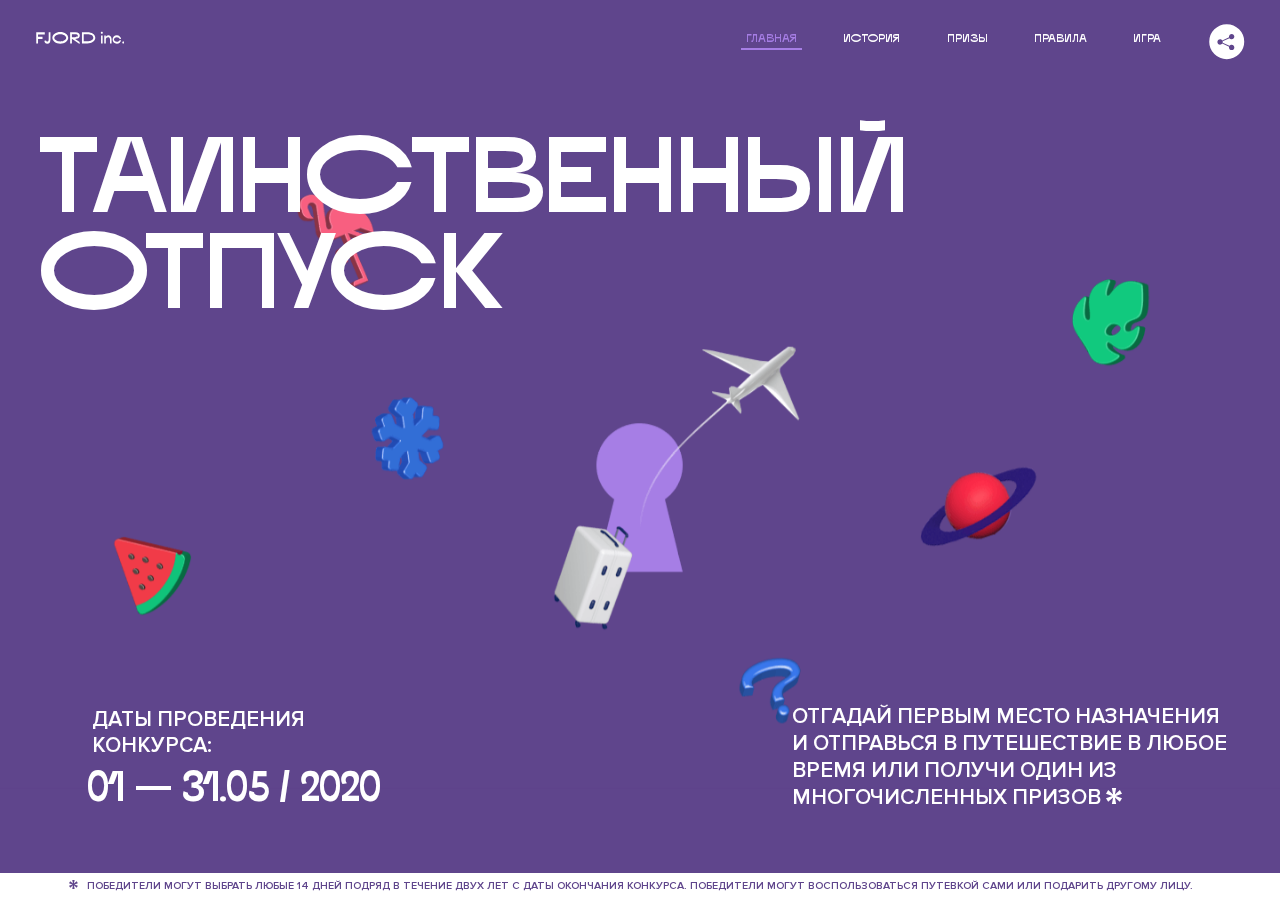
<file: 1/index.html>
<!DOCTYPE html>
<html lang="ru">
<head>
  <meta charset="UTF-8">
  <meta name="description" content="">
  <meta name="viewport" content="width=device-width, initial-scale=1.0">
  <meta http-equiv="X-UA-Compatible" content="ie=edge">
  <title>Mysterious Vacation</title>
  <link rel="stylesheet" href="css/style.min.css">
<link href="css/style.min.css" rel="stylesheet">  <base href="https://htmlacademy-animation.github.io/519043-magic-vacation-1/1/">
</head>
<body>

  <header class="page-header js-header">
    <div class="page-header__wrapper">
      <a href="#" class="page-header__logo" aria-label="Перейти на страницу FJORD.Inc">
        <svg width="100" height="15" viewBox="0 0 100 15" fill="none" xmlns="http://www.w3.org/2000/svg">
          <path d="M0.26 1.4V14H2.276V8.906H7.334V6.44H2.276V3.848H9.872V1.4H0.26ZM12.733 14.36C15.127 14.36 16.243 12.65 16.243 9.5V1.4H14.263V8.96C14.263 11.21 13.723 11.876 12.733 11.876C11.833 11.876 11.473 11.3 11.347 10.58L9.36702 10.94C9.63702 13.046 10.663 14.36 12.733 14.36ZM18.3918 7.7C18.3918 11.372 22.3878 14.36 27.3198 14.36C32.2518 14.36 36.2478 11.372 36.2478 7.7C36.2478 4.028 32.2518 1.04 27.3198 1.04C22.3878 1.04 18.3918 4.028 18.3918 7.7ZM20.6058 7.7C20.6058 5.378 23.6118 3.524 27.3198 3.524C30.9918 3.524 33.9798 5.378 33.9798 7.7C33.9798 10.004 30.9918 11.858 27.3198 11.858C23.6118 11.858 20.6058 10.004 20.6058 7.7ZM40.403 14V8.906H40.799L49.079 14.702V12.38L44.039 8.906H44.201C47.999 8.906 49.277 7.304 49.277 5.162C49.277 3.092 47.999 1.4 44.201 1.4H38.387V14H40.403ZM43.535 3.722C45.785 3.722 47.045 4.136 47.045 5.432C47.045 6.764 45.785 7.034 43.535 7.034H40.403V3.722H43.535ZM51.6936 1.382V14H57.8676C62.7456 14 66.7236 11.534 66.7236 7.7C66.7236 3.848 62.7456 1.382 57.8676 1.382H51.6936ZM53.7096 11.624V3.722H57.5436C61.5396 3.722 64.4916 5.018 64.4916 7.7C64.4916 10.238 61.5396 11.624 57.5436 11.624H53.7096ZM73.1832 14.018H74.9832V5H73.1832V14.018ZM72.9132 1.976C72.9132 2.57 73.3992 3.092 74.0832 3.092C74.7492 3.092 75.2352 2.57 75.2352 1.976C75.2352 1.382 74.7672 0.805999 74.0832 0.805999C73.3812 0.805999 72.9132 1.382 72.9132 1.976ZM76.7867 14H78.5687V9.104C78.7487 8.006 79.5947 6.962 81.0887 6.962C82.1147 6.962 83.2667 7.448 83.2667 9.554V14H85.0487V9.014C85.0487 6.152 83.2307 4.73 81.3587 4.73C79.9187 4.73 79.0727 5.558 78.5687 6.854V5H76.7867V14ZM90.9898 14.27C93.5098 14.27 95.3818 12.506 95.7238 10.328H94.0498C93.7258 11.3 92.6998 12.02 90.9898 12.02C88.8478 12.02 87.7678 10.922 87.7678 9.59C87.7678 8.24 88.8478 6.962 90.9898 6.962C92.7538 6.962 93.7978 7.844 94.0858 8.924H95.7418C95.4358 6.71 93.6178 4.73 90.9898 4.73C88.0918 4.73 86.1298 7.124 86.1298 9.59C86.1298 12.074 88.1278 14.27 90.9898 14.27ZM97.0693 12.938C97.0693 13.658 97.5553 14.144 98.2753 14.144C98.9953 14.144 99.4813 13.658 99.4813 12.938C99.4813 12.2 98.9953 11.714 98.2753 11.714C97.5553 11.714 97.0693 12.2 97.0693 12.938Z" fill="currentColor"></path>
        </svg>
      </a>
      <button class="page-header__toggler js-menu-toggler" type="button" aria-label="Управление мобильным меню"><span>Меню</span></button>
      <nav class="page-header__nav">
        <div class="page-header__menu js-menu" id="menu">
          <ul>
            <li>
              <a class="js-menu-link active" href="#top" data-href="top">главная</a>
            </li>
            <li>
              <a class="js-menu-link" href="#story" data-href="story">история</a>
            </li>
            <li>
              <a class="js-menu-link" href="#prizes" data-href="prizes">призы</a>
            </li>
            <li>
              <a class="js-menu-link" href="#rules" data-href="rules">правила</a>
            </li>
            <li>
              <a class="js-menu-link" href="#game" data-href="game">игра</a>
            </li>
          </ul>
        </div>
        <div class="page-header__social">
          <div class="social-block js-social-block">
            <button class="social-block__toggler" aria-label="Управлять блоком с социальными кнопками">
              <svg width="26" height="22" viewBox="0 0 27 22" fill="none" xmlns="http://www.w3.org/2000/svg">
                <path d="M19.6721 7.43664C21.6273 7.43664 23.213 5.85095 23.213 3.89566C23.213 1.94037 21.6273 0.354675 19.6721 0.354675C17.7168 0.354675 16.1311 1.94037 16.1311 3.89566C16.1311 4.19968 16.1728 4.49178 16.2458 4.77345L7.21751 8.95527C6.57519 8.05214 5.52303 7.46049 4.33078 7.46049C2.37549 7.46049 0.789795 9.04618 0.789795 11.0015C0.789795 12.9568 2.37549 14.5425 4.33078 14.5425C5.52303 14.5425 6.57668 13.9508 7.21751 13.0477L16.2458 17.2295C16.1743 17.5112 16.1311 17.8033 16.1311 18.1073C16.1311 20.0626 17.7168 21.6483 19.6721 21.6483C21.6273 21.6483 23.213 20.0626 23.213 18.1073C23.213 16.152 21.6273 14.5663 19.6721 14.5663C18.4798 14.5663 17.4262 15.158 16.7853 16.0611L7.75701 11.8793C7.82854 11.5976 7.87176 11.3055 7.87176 11.0015C7.87176 10.6974 7.83003 10.4053 7.75701 10.1237L16.7853 5.94186C17.4262 6.84499 18.4783 7.43664 19.6721 7.43664Z" fill="currentColor"></path>
              </svg>
            </button>
            <ul class="social-block__list">
              <li>
                <a class="social-block__link social-block__link--fb" href="#" aria-label="Мы на Facebook">
                  <svg width="8" height="17" viewBox="0 0 8 17" fill="none" xmlns="http://www.w3.org/2000/svg">
                    <path d="M4.24646 16.9899H1.09275L1.05793 8.49828H0V5.30707H1.05793V3.81124C1.05793 1.42084 2.57654 0 5.21735 0H7.41758V3.18585H5.30841C4.28262 3.18585 4.2478 3.48582 4.2478 4.24914V5.30707H7.42964L7.16716 8.49828H4.2478V16.9899H4.24646Z" fill="currentColor"></path>
                  </svg>
                </a>
              </li>
              <li>
                <a class="social-block__link social-block__link--insta" href="#" aria-label="Мы в Instagram">
                  <svg width="15" height="15" viewBox="0 0 15 15" fill="none" xmlns="http://www.w3.org/2000/svg">
                    <path d="M11.0197 0H4.19806C2.14246 0 0.471191 1.66993 0.471191 3.72285V10.5499C0.471191 12.6082 2.14112 14.2727 4.19806 14.2727H11.0197C13.0753 14.2727 14.7466 12.6082 14.7466 10.5499V3.72285C14.7466 1.67127 13.0753 0 11.0197 0ZM11.0197 12.4849H4.19806C3.13076 12.4849 2.26432 11.6158 2.26432 10.5512V3.72419C2.26432 2.65956 3.13076 1.79715 4.19806 1.79715H11.0197C12.087 1.79715 12.9535 2.6609 12.9535 3.72419V10.5512C12.9535 11.6145 12.087 12.4849 11.0197 12.4849Z" fill="currentColor"></path>
                    <path d="M7.60887 3.11084C5.38989 3.11084 3.58203 4.9187 3.58203 7.14036C3.58203 9.35532 5.38989 11.1645 7.60887 11.1645C9.83053 11.1645 11.6357 9.35666 11.6357 7.14036C11.6357 4.9187 9.83053 3.11084 7.60887 3.11084ZM7.60887 9.36871C6.37551 9.36871 5.37784 8.37372 5.37784 7.14036C5.37784 5.90699 6.37551 4.90665 7.60887 4.90665C8.83822 4.90665 9.84259 5.90833 9.84259 7.14036C9.84392 8.37238 8.83822 9.36871 7.60887 9.36871Z" fill="currentColor"></path>
                    <path d="M11.3573 2.35962C10.8256 2.35962 10.3931 2.79752 10.3931 3.32381C10.3931 3.85546 10.8256 4.29336 11.3573 4.29336C11.8862 4.29336 12.3215 3.85546 12.3215 3.32381C12.3215 2.79752 11.8862 2.35962 11.3573 2.35962Z" fill="currentColor"></path>
                  </svg>
                </a>
              </li>
              <li>
                <a class="social-block__link social-block__link--vk" href="#" aria-label="Мы ВКонтакте">
                  <svg width="17" height="10" viewBox="0 0 17 10" fill="none" xmlns="http://www.w3.org/2000/svg">
                    <path d="M14.1234 4.9002C14.1234 4.9002 16.3623 1.72708 16.5866 0.680242C16.6595 0.312285 16.4947 0.103188 16.1069 0.103188C16.1069 0.103188 14.8193 0.103188 14.168 0.103188C13.7235 0.103188 13.5587 0.293278 13.4235 0.579768C13.4235 0.579768 12.3724 2.82553 11.0969 4.24712C10.6861 4.70333 10.4781 4.84318 10.2511 4.84318C10.0646 4.84318 9.98625 4.6911 9.98625 4.27834V0.649016C9.98625 0.147997 9.92545 0.00135496 9.5066 0.00135496H6.39628C6.15578 0.00135496 6.0085 0.134417 6.0085 0.324506C6.0085 0.801084 6.73406 0.908351 6.73406 2.20231V4.87305C6.73406 5.40529 6.70569 5.61575 6.45303 5.61575C5.78016 5.61575 4.19528 3.30618 3.30623 0.678887C3.12923 0.145282 2.93737 0 2.43475 0H0.486409C0.205373 0 0 0.190085 0 0.476576C0 0.991172 0.60666 3.40801 2.99277 6.64358C4.59927 8.8201 6.70569 10 8.60269 10C9.76196 10 10.0416 9.80312 10.0416 9.31432V7.63883C10.0416 7.22607 10.2065 7.04956 10.4429 7.04956C10.7078 7.04956 11.1847 7.13238 12.2805 8.22268C13.5843 9.47862 13.6762 10 14.3896 10H16.5676C16.7919 10 17 9.89273 17 9.52342C17 9.02919 16.3623 8.15343 15.384 7.10659C14.9801 6.56755 14.3302 5.98914 14.1248 5.72301C13.8275 5.40801 13.9154 5.23014 14.1234 4.9002Z" fill="currentColor"></path>
                  </svg>
                </a>
              </li>
            </ul>
          </div>
        </div>
      </nav>
    </div>
  </header>

  <main class="page-content">

    <section class="animation-screen"></section>

    <section class="screen screen--hidden screen--intro js-scrollspy" id="top">
      <div class="screen__wrapper">
        <div class="intro">
          <h1 class="intro__title">Таинственный отпуск</h1>
          <div class="intro__content">
            <div class="intro__info">
              <p class="intro__label">Даты проведения конкурса:</p>
              <p class="intro__date">01 — 31.05 / 2020</p>
            </div>
            <div class="intro__message">
              <p>
                Отгадай первым место назначения и&nbsp;отправься в&nbsp;путешествие в&nbsp;любое время или получи один из многочисленных призов
                <svg width="16" height="16" viewBox="0 0 10 10" fill="none" xmlns="http://www.w3.org/2000/svg">
                  <path d="M0 6.35337L3.90271 4.99012L0 3.64663L1.34615 1.32374L4.44287 4.01073L3.67364 0H6.34615L5.57692 4.01073L8.65385 1.32374L10 3.64663L6.13405 4.99012L10 6.35337L8.65385 8.65651L5.57692 5.98927L6.34615 10H3.67364L4.44287 5.96952L1.34615 8.65651L0 6.35337Z" fill="currentColor"></path>
                </svg>
              </p>
            </div>
          </div>
        </div>
      </div>
      <div class="screen__footer js-footer">
        <button class="screen__footer-enlarge js-footer-toggler" type="button" aria-label="Показать сообщение">
          <svg width="10" height="10" viewBox="0 0 10 10" fill="none" xmlns="http://www.w3.org/2000/svg">
            <path d="M0 6.35337L3.90271 4.99012L0 3.64663L1.34615 1.32374L4.44287 4.01073L3.67364 0H6.34615L5.57692 4.01073L8.65385 1.32374L10 3.64663L6.13405 4.99012L10 6.35337L8.65385 8.65651L5.57692 5.98927L6.34615 10H3.67364L4.44287 5.96952L1.34615 8.65651L0 6.35337Z" fill="currentColor"></path>
          </svg>
        </button>
        <button class="screen__footer-collapse js-footer-toggler" type="button" aria-label="Скрыть сообщение">
          <svg width="13" height="13" viewBox="0 0 13 13" fill="none" xmlns="http://www.w3.org/2000/svg">
            <line x1="12.3536" y1="0.353553" x2="0.738349" y2="11.9688" stroke="currentColor"></line>
            <line x1="0.738319" y1="0.539925" x2="12.3535" y2="12.1551" stroke="currentColor"></line>
          </svg>
        </button>
        <div class="screen__footer-wrapper">
          <div class="screen__footer-announce">
            <p class="screen__footer-label">Даты проведения конкурса:</p>
            <p class="screen__footer-date">01 — 31.05 / 2020</p>
          </div>
          <div class="screen__footer-note">
            <p>
              <svg width="10" height="10" viewBox="0 0 10 10" fill="none" xmlns="http://www.w3.org/2000/svg">
                <path d="M0 6.35337L3.90271 4.99012L0 3.64663L1.34615 1.32374L4.44287 4.01073L3.67364 0H6.34615L5.57692 4.01073L8.65385 1.32374L10 3.64663L6.13405 4.99012L10 6.35337L8.65385 8.65651L5.57692 5.98927L6.34615 10H3.67364L4.44287 5.96952L1.34615 8.65651L0 6.35337Z" fill="currentColor"></path>
              </svg>
              <span>Победители могут выбрать любые 14 дней подряд в&nbsp;течение двух лет с&nbsp;даты окончания конкурса. Победители могут воспользоваться путевкой сами или подарить другому лицу.</span>
            </p>
          </div>
        </div>
      </div>
    </section>

    <section class="screen screen--hidden screen--story js-scrollspy" id="story">

      <div class="slider swiper-container js-slider">

        <div class="swiper-wrapper">

          <div class="slider__item swiper-slide">
            <h2 class="slider__item-title">История</h2>
            <p class="slider__item-text">Джеймс Таргет был основателем компании &laquo;Fjord Inc.&raquo;. С&nbsp;1965 года &laquo;Fjord Inc.&raquo; прославилась надёжными и&nbsp;удобными чемоданами и&nbsp;аксессуарами для туристов.</p>
          </div>

          <div class="slider__item swiper-slide">
            <p class="slider__item-text">Когда Джеймсу было 7&nbsp;лет, в&nbsp;их&nbsp;доме гостил дядюшка и&nbsp;развлекал детей рассказами о&nbsp;своей поездке в&nbsp;место, показавшееся малышу Таргету невероятным. Тогда Джеймс решил, что однажды посетит его, но&nbsp;не&nbsp;будет рассказывать о&nbsp;мечте, пока не&nbsp;осуществит.</p>
          </div>

          <div class="slider__item swiper-slide">
            <p class="slider__item-text">Джеймс Таргет стал увлеченным путешественником. Он&nbsp;посетил 5&nbsp;континентов, 126&nbsp;стран.</p>
          </div>

          <div class="slider__item swiper-slide">
            <p class="slider__item-text">Он&nbsp;сплавлялся по&nbsp;Амазонке и&nbsp;погружался в&nbsp;пещеры Франции, медитировал в&nbsp;горах Тибета и&nbsp;пожимал руку вождя племени Акугауа.</p>
          </div>

          <div class="slider__item swiper-slide">
            <p class="slider__item-text">Из&nbsp;своих поездок Джеймс Таргет привозил идеи, как сделать свои чемоданы &laquo;Fjord Inc.&raquo; удобными и&nbsp;приспособленными к&nbsp;разным дорожным условиям.</p>
          </div>

          <div class="slider__item swiper-slide">
            <p class="slider__item-text">Всё это время Джеймс не&nbsp;оставлял идею поездки своей мечты. Однако, как только он&nbsp;брался за&nbsp;планирование, возникали препятствия, не&nbsp;позволяющие отправиться туда.</p>
          </div>

          <div class="slider__item swiper-slide">
            <p class="slider__item-text">В&nbsp;возрасте 67&nbsp;лет Джеймс Таргет попал под лавину и&nbsp;погиб. В&nbsp;своём завещании он&nbsp;поручил отправить в&nbsp;заветное путешествие трёх смельчаков, единых с&nbsp;ним духом.</p>
          </div>

          <div class="slider__item swiper-slide">
            <p class="slider__item-text">Тех, кто сможет узнать таинственное место, задавая вопросы специально обученному ИИ&nbsp;&laquo;Соне&raquo;, ждет фантастическое путешествие.</p>
          </div>
        </div>
        <div class="slider__controls">
          <button class="slider__control slider__control--prev js-control-prev" type="button" aria-label="Показать предыдущую историю">
            <svg width="12" height="22" viewBox="0 0 12 22" fill="none" xmlns="http://www.w3.org/2000/svg">
              <path d="M11 1L1 11L11 21" stroke="currentColor" stroke-width="2" stroke-linejoin="round"></path>
            </svg>
          </button>
          <button class="slider__control slider__control--next js-control-next" type="button" aria-label="Показать следующую историю">
            <svg width="12" height="22" viewBox="0 0 12 22" fill="none" xmlns="http://www.w3.org/2000/svg">
              <path d="M1 1L11 11L1 21" stroke="currentColor" stroke-width="2" stroke-linejoin="round"></path>
            </svg>
          </button>
        </div>
        <div class="slider__pagination swiper-pagination"></div>
      </div>
    </section>

    <section class="screen screen--hidden screen--prizes js-scrollspy" id="prizes">
      <div class="screen__wrapper">
        <div class="prizes">
          <h2 class="prizes__title">ПРизы</h2>
          <div class="prizes__lead">
            <p>Найди ответ и&nbsp;получи один из&nbsp;призов:</p>
          </div>
          <ul class="prizes__list">
            <li class="prizes__item prizes__item--journeys">
              <div class="prizes__icon">
                <picture>
                  <source srcset="img/prize1-mob.svg" media="(orientation: portrait)">
                  <img src="img/prize1.svg" alt="">
                </picture>
              </div>
              <p class="prizes__desc">
                <b>3</b>
                <span>загадочных путешествия</span>
              </p>
            </li>
            <li class="prizes__item prizes__item--cases">
              <div class="prizes__icon">
                <picture>
                  <source srcset="img/prize2-mob.svg" media="(orientation: portrait)">
                  <img src="img/prize2.svg" alt="">
                </picture>
              </div>
              <p class="prizes__desc">
                <b>7</b>
                <span>надежных чемоданов</span>
              </p>
            </li>
            <li class="prizes__item prizes__item--codes">
              <div class="prizes__icon">
                <picture>
                  <source srcset="img/prize3-mob.svg" media="(orientation: portrait)">
                  <img src="img/prize3.svg" alt="">
                </picture>
              </div>
              <p class="prizes__desc">
                <b>900</b>
                <span>
                  промокодов на&nbsp;скидку 15%
                  <svg width="10" height="10" viewBox="0 0 10 10" fill="none" xmlns="http://www.w3.org/2000/svg">
                    <path d="M0 6.35337L3.90271 4.99012L0 3.64663L1.34615 1.32374L4.44287 4.01073L3.67364 0H6.34615L5.57692 4.01073L8.65385 1.32374L10 3.64663L6.13405 4.99012L10 6.35337L8.65385 8.65651L5.57692 5.98927L6.34615 10H3.67364L4.44287 5.96952L1.34615 8.65651L0 6.35337Z" fill="currentColor"></path>
                  </svg>
                </span>
              </p>
            </li>
          </ul>
        </div>
      </div>
      <div class="screen__footer js-footer">
        <button class="screen__footer-enlarge js-footer-toggler" type="button" aria-label="Показать сообщение">
          <svg width="10" height="10" viewBox="0 0 10 10" fill="none" xmlns="http://www.w3.org/2000/svg">
            <path d="M0 6.35337L3.90271 4.99012L0 3.64663L1.34615 1.32374L4.44287 4.01073L3.67364 0H6.34615L5.57692 4.01073L8.65385 1.32374L10 3.64663L6.13405 4.99012L10 6.35337L8.65385 8.65651L5.57692 5.98927L6.34615 10H3.67364L4.44287 5.96952L1.34615 8.65651L0 6.35337Z" fill="currentColor"></path>
          </svg>
        </button>
        <button class="screen__footer-collapse js-footer-toggler" type="button" aria-label="Скрыть сообщение">
          <svg width="13" height="13" viewBox="0 0 13 13" fill="none" xmlns="http://www.w3.org/2000/svg">
            <line x1="12.3536" y1="0.353553" x2="0.738349" y2="11.9688" stroke="currentColor"></line>
            <line x1="0.738319" y1="0.539925" x2="12.3535" y2="12.1551" stroke="currentColor"></line>
          </svg>
        </button>
        <div class="screen__footer-wrapper">
          <div class="screen__footer-announce">
            <p class="screen__footer-label">Даты проведения конкурса:</p>
            <p class="screen__footer-date">01 — 31.05 / 2020</p>
          </div>
          <div class="screen__footer-note">
            <p>
              <svg width="10" height="10" viewBox="0 0 10 10" fill="none" xmlns="http://www.w3.org/2000/svg">
                <path d="M0 6.35337L3.90271 4.99012L0 3.64663L1.34615 1.32374L4.44287 4.01073L3.67364 0H6.34615L5.57692 4.01073L8.65385 1.32374L10 3.64663L6.13405 4.99012L10 6.35337L8.65385 8.65651L5.57692 5.98927L6.34615 10H3.67364L4.44287 5.96952L1.34615 8.65651L0 6.35337Z" fill="currentColor"></path>
              </svg>
              <span>Скидка&nbsp;15% на&nbsp;единоразовое приобретение путёвки с&nbsp;1&nbsp;июня 2020 по&nbsp;31&nbsp;мая 2022&nbsp;года. Суммируется с&nbsp;другими акциями</span>
            </p>
          </div>
        </div>
      </div>
    </section>

    <section class="screen screen--hidden screen--rules js-scrollspy" id="rules">
      <div class="screen__wrapper">
        <div class="rules">
          <h2 class="rules__title">Правила</h2>
          <div class="rules__lead">
            <p>Для того чтобы получить наследство Джеймса Таргета, тебе нужно выведать у&nbsp;&laquo;Сони&raquo;, куда предстоит отправиться тебе в&nbsp;случае победы</p>
          </div>
          <ol class="rules__list">
            <li class="rules__item">
              <p>Тебе отводится <br>5&nbsp;минут</p>
            </li>
            <li class="rules__item">
              <p>Задавай любые вопросы в&nbsp;текстовом поле</p>
            </li>
            <li class="rules__item">
              <p>Нажимай кнопку &laquo;Узнать&raquo;, чтобы получить ответ</p>
            </li>
            <li class="rules__item">
              <p>&laquo;Соня&raquo; может отвечать только&nbsp;Да или Нет</p>
            </li>
          </ol>
          <a href="#game" class="rules__link btn">Погнали!</a>
        </div>
      </div>
      <div class="screen__disclaimer">
        <div class="disclaimer">
          <ul>
            <li>
              <a href="#">Правовая информация</a>
            </li>
            <li>
              <a href="#">Подробные правила</a>
            </li>
          </ul>
        </div>
      </div>
    </section>

    <section class="screen screen--hidden screen--game js-scrollspy" id="game">
      <div class="screen__wrapper">
        <div class="game">
          <div class="game__header">
            <h2 class="game__title">Игра</h2>
            <div class="game__counter">
              <span>05</span>:<span>00</span>
            </div>
          </div>
          <div class="game__body">
            <div class="chat">
              <div class="chat__body js-chat">
                <ul class="chat__list" id="messages"></ul>
              </div>
              <div class="chat__footer">
                <form action="#" method="post" class="form" id="message-form">
                  <label for="message-field" class="visually-hidden">Поле для ввода вопроса</label>
                  <input type="text" class="form__field" id="message-field">
                  <button class="form__button btn">
                    Узнать
                    <svg width="18" height="19" viewBox="0 0 18 19" fill="none" xmlns="http://www.w3.org/2000/svg">
                      <path stroke="currentColor" stroke-width="2" d="M9 19V1"></path>
                      <path d="M1 9l8-8 8 8" stroke="currentColor" stroke-width="2" stroke-linejoin="round"></path>
                    </svg>
                  </button>
                </form>
              </div>
            </div>
          </div>
          <!-- временные кнопки для показа результата -->
          <div class="game__buttons">
            <button class="game__button btn js-show-result" type="button" data-target="result">Положительный результат</button>
            <button class="game__button btn js-show-result" type="button" data-target="result2">Положительный результат - 2</button>
            <button class="game__button btn js-show-result" type="button" data-target="result3">Отрицательный результат</button>
          </div>
        </div>
      </div>
    </section>

    <section class="screen screen--hidden screen--result" id="result">
      <div class="screen__wrapper">
        <div class="result result--trip">
          <div class="result__image">
            <picture>
              <source srcset="img/result1-mob.png 1x, img/result1-mob@2x.png 2x" media="(max-width: 768px) and (orientation: portrait)">
              <img src="img/result1.png" srcset="img/result1@2x.png 2x" alt="">
            </picture>
          </div>
          <h2 class="result__title">
            <span class="visually-hidden">ПОбеда!</span>
            <svg xmlns="http://www.w3.org/2000/svg" viewBox="0 0 568.85 109.24">
              <path d="M16,24.44V92H2.6V8H75V92H61.52V24.44H16Z" transform="translate(-2.1 -1.5)" fill="none" stroke="currentColor"></path>
              <path d="M148.76,5.6c32.88,0,59.52,19.92,59.52,44.4s-26.64,44.4-59.52,44.4S89.24,74.48,89.24,50,115.88,5.6,148.76,5.6Zm0,72.12c24.48,0,44.4-12.36,44.4-27.72s-19.92-27.84-44.4-27.84C124,22.16,104,34.52,104,50S124,77.72,148.76,77.72Z" transform="translate(-2.1 -1.5)" fill="none" stroke="currentColor"></path>
              <path d="M287.36,8V24.44H236v14.4h25.32c25.44,0,34,11.16,34,26.52,0,15.6-8.52,26.64-34,26.64H222.56V8h64.8ZM256.88,76.52c15.12,0,23.52-2,23.52-11.52S272,54.44,256.88,54.44H236V76.52h20.88Z" transform="translate(-2.1 -1.5)" fill="none" stroke="currentColor"></path>
              <path d="M371.47,8V24.44H320.84V41.6h33.6V58h-33.6V75.56h50.64V92H307.4V8h64.08Z" transform="translate(-2.1 -1.5)" fill="none" stroke="currentColor"></path>
              <path d="M382.39,110.24V75.56h7.44c4.56-4.68,7.8-18.36,8.76-56L399,8h48.6V75.56h10v34.68H442.87V92H397v18.24H382.39Zm51.72-34.68V24.44H411.55v3.12c-0.48,22.44-3.24,37.68-7.2,48h29.76Z" transform="translate(-2.1 -1.5)" fill="none" stroke="currentColor"></path>
              <path d="M463.75,92l28-84h27.12l28.08,84H533.47l-7.8-23.52h-37.8L480.07,92H463.75Zm56.64-40L507,11.84,493.51,52h26.88Z" transform="translate(-2.1 -1.5)" fill="none" stroke="currentColor"></path>
              <path d="M554.12,70.4L555.55,2H569l1.44,68.4H554.12Zm8.28,6.36c4.8,0,8,3.24,8,8.16a8,8,0,1,1-16.08,0C554.35,80,557.59,76.76,562.39,76.76Z" transform="translate(-2.1 -1.5)" fill="none" stroke="currentColor"></path>
            </svg>
          </h2>
          <div class="result__text">
            <p>ты&nbsp;отправляешься в&nbsp;Арктику!</p>
          </div>
          <div class="result__form">
            <form action="#" method="post" class="form form--result">
              <label for="email-field" class="form__label">зарегистрируй результат</label>
              <input type="email" class="form__field" id="email-field" placeholder="e-mail для регистации результата и получения приза" required="">
              <button class="form__button btn">
                отправить
                <svg width="18" height="19" viewBox="0 0 18 19" fill="none" xmlns="http://www.w3.org/2000/svg">
                  <path stroke="currentColor" stroke-width="2" d="M9 19V1"></path>
                  <path d="M1 9l8-8 8 8" stroke="currentColor" stroke-width="2" stroke-linejoin="round"></path>
                </svg>
              </button>
            </form>
          </div>
        </div>
      </div>
    </section>

    <section class="screen screen--hidden screen--result" id="result2">
      <div class="screen__wrapper">
        <div class="result result--prize">
          <div class="result__image">
            <picture>
              <source srcset="img/result2-mob.png 1x, img/result2-mob@2x.png 2x" media="(max-width: 768px) and (orientation: portrait)">
              <img src="img/result2.png" srcset="img/result2@2x.png 2x" alt="">
            </picture>
          </div>
          <h2 class="result__title">
            <span class="visually-hidden">ПОбеда!</span>
            <svg xmlns="http://www.w3.org/2000/svg" viewBox="0 0 568.85 109.24">
              <path d="M16,24.44V92H2.6V8H75V92H61.52V24.44H16Z" transform="translate(-2.1 -1.5)" fill="none" stroke="currentColor"></path>
              <path d="M148.76,5.6c32.88,0,59.52,19.92,59.52,44.4s-26.64,44.4-59.52,44.4S89.24,74.48,89.24,50,115.88,5.6,148.76,5.6Zm0,72.12c24.48,0,44.4-12.36,44.4-27.72s-19.92-27.84-44.4-27.84C124,22.16,104,34.52,104,50S124,77.72,148.76,77.72Z" transform="translate(-2.1 -1.5)" fill="none" stroke="currentColor"></path>
              <path d="M287.36,8V24.44H236v14.4h25.32c25.44,0,34,11.16,34,26.52,0,15.6-8.52,26.64-34,26.64H222.56V8h64.8ZM256.88,76.52c15.12,0,23.52-2,23.52-11.52S272,54.44,256.88,54.44H236V76.52h20.88Z" transform="translate(-2.1 -1.5)" fill="none" stroke="currentColor"></path>
              <path d="M371.47,8V24.44H320.84V41.6h33.6V58h-33.6V75.56h50.64V92H307.4V8h64.08Z" transform="translate(-2.1 -1.5)" fill="none" stroke="currentColor"></path>
              <path d="M382.39,110.24V75.56h7.44c4.56-4.68,7.8-18.36,8.76-56L399,8h48.6V75.56h10v34.68H442.87V92H397v18.24H382.39Zm51.72-34.68V24.44H411.55v3.12c-0.48,22.44-3.24,37.68-7.2,48h29.76Z" transform="translate(-2.1 -1.5)" fill="none" stroke="currentColor"></path>
              <path d="M463.75,92l28-84h27.12l28.08,84H533.47l-7.8-23.52h-37.8L480.07,92H463.75Zm56.64-40L507,11.84,493.51,52h26.88Z" transform="translate(-2.1 -1.5)" fill="none" stroke="currentColor"></path>
              <path d="M554.12,70.4L555.55,2H569l1.44,68.4H554.12Zm8.28,6.36c4.8,0,8,3.24,8,8.16a8,8,0,1,1-16.08,0C554.35,80,557.59,76.76,562.39,76.76Z" transform="translate(-2.1 -1.5)" fill="none" stroke="currentColor"></path>
            </svg>
          </h2>
          <div class="result__text">
            <p>чемодан &laquo;Fjord&nbsp;Inc.&raquo;&nbsp;твой</p>
          </div>
          <div class="result__form">
            <form action="#" method="post" class="form form--result">
              <label for="email-field2" class="form__label">зарегистрируй результат</label>
              <input type="email" class="form__field" id="email-field2" placeholder="e-mail для регистации результата и получения приза" required="">
              <button class="form__button btn">
                отправить
                <svg width="18" height="19" viewBox="0 0 18 19" fill="none" xmlns="http://www.w3.org/2000/svg">
                  <path stroke="currentColor" stroke-width="2" d="M9 19V1"></path>
                  <path d="M1 9l8-8 8 8" stroke="currentColor" stroke-width="2" stroke-linejoin="round"></path>
                </svg>
              </button>
            </form>
          </div>
        </div>
      </div>
    </section>

    <section class="screen screen--hidden screen--result" id="result3">
      <div class="screen__wrapper">
        <div class="result result--negative">
          <div class="result__image">
            <picture>
              <source srcset="img/result3-mob.png 1x, img/result3-mob@2x.png 2x" media="(max-width: 768px) and (orientation: portrait)">
              <img src="img/result3.png" srcset="img/result3@2x.png 2x" alt="">
            </picture>
          </div>
          <h2 class="result__title">
            <span class="visually-hidden">Не угадал!</span>
            <svg xmlns="http://www.w3.org/2000/svg" viewBox="0 0 660.77 109.24">
              <path d="M2.66,92V8H16.1V42.2H53.3V8H66.74V92H53.3V58.64H16.1V92H2.66Z" transform="translate(-2.16 -1.5)" fill="none" stroke="currentColor"></path>
              <path d="M147.62,8V24.44H97V41.6h33.6V58H97V75.56h50.64V92H83.54V8h64.08Z" transform="translate(-2.16 -1.5)" fill="none" stroke="currentColor"></path>
              <path d="M199.22,8l20.52,42.36L235.34,8h16.44l-31,84H204.38l9.48-25.92L185.78,8h13.44Z" transform="translate(-2.16 -1.5)" fill="none" stroke="currentColor"></path>
              <path d="M273.74,24.44V92H260.3V8h50.16V24.44H273.74Z" transform="translate(-2.16 -1.5)" fill="none" stroke="currentColor"></path>
              <path d="M307.1,92l28-84h27.12l28.08,84H376.82L369,68.48h-37.8L323.42,92H307.1Zm56.64-40L350.3,11.84,336.86,52h26.88Z" transform="translate(-2.16 -1.5)" fill="none" stroke="currentColor"></path>
              <path d="M396.38,110.24V75.56h7.44c4.56-4.68,7.8-18.36,8.76-56L412.94,8h48.6V75.56h10v34.68H456.86V92H411v18.24H396.38ZM448.1,75.56V24.44H425.54v3.12c-0.48,22.44-3.24,37.68-7.2,48H448.1Z" transform="translate(-2.16 -1.5)" fill="none" stroke="currentColor"></path>
              <path d="M477.74,92l28-84h27.12L560.9,92H547.46l-7.8-23.52h-37.8L494.06,92H477.74Zm56.64-40-13.44-40.2L507.5,52h26.88Z" transform="translate(-2.16 -1.5)" fill="none" stroke="currentColor"></path>
              <path d="M568.7,76.88a13.77,13.77,0,0,0,5,1c6.6,0,10.44-6.24,12-58.32L586.22,8h46.2V92H619V24.44H598.82l-0.12,3.12C597.14,81,589,94.4,573.74,94.4a28.55,28.55,0,0,1-6.72-.84Z" transform="translate(-2.16 -1.5)" fill="none" stroke="currentColor"></path>
              <path d="M646.1,70.4L647.54,2H661l1.44,68.4H646.1Zm8.28,6.36c4.8,0,8,3.24,8,8.16a8,8,0,0,1-16.08,0C646.34,80,649.58,76.76,654.38,76.76Z" transform="translate(-2.16 -1.5)" fill="none" stroke="currentColor"></path>
            </svg>
          </h2>
          <button class="result__button js-play" type="button">
            не сдавайся!
            <span>
              <svg width="27" height="22" viewBox="0 0 27 22" fill="none" xmlns="http://www.w3.org/2000/svg">
                <path d="M10.6899 1.47998C5.42992 1.47998 1.16992 5.73998 1.16992 11C1.16992 16.26 5.42992 20.52 10.6899 20.52C15.9499 20.52 20.2099 16.26 20.2099 11V7.13998" stroke="currentColor" stroke-width="2" stroke-miterlimit="10"></path>
                <path d="M15.1099 12.5099L20.1499 7.13989L25.3099 12.6299" stroke="currentColor" stroke-width="2" stroke-miterlimit="10" stroke-linejoin="round"></path>
              </svg>
            </span>
          </button>
        </div>
      </div>
    </section>

  </main>

<script src="js/script.js"></script></body>
</html>
</file>
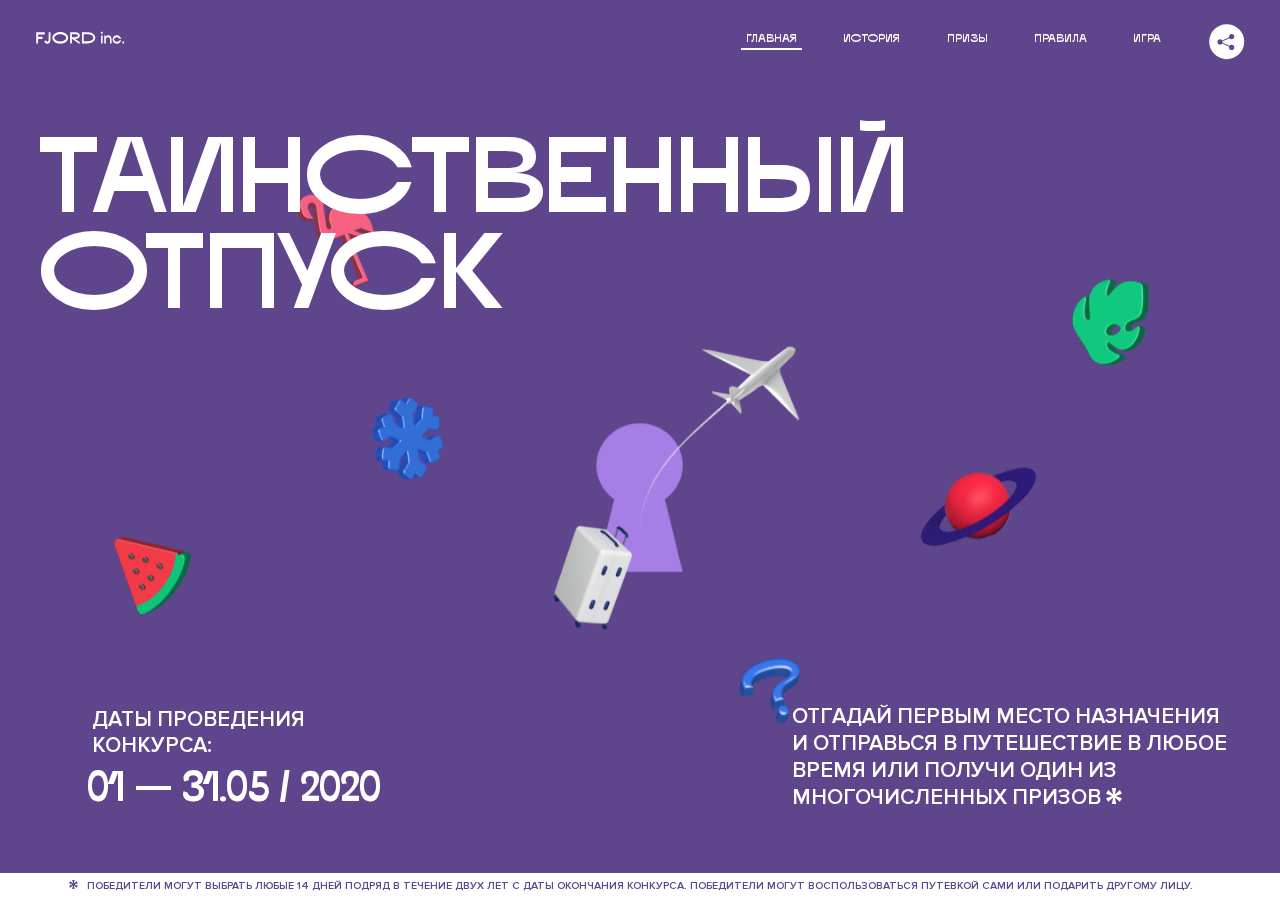
<file: 2/index.html>
<!DOCTYPE html>
<html lang="ru">
<head>
  <meta charset="UTF-8">
  <meta name="description" content="">
  <meta name="viewport" content="width=device-width, initial-scale=1.0">
  <meta http-equiv="X-UA-Compatible" content="ie=edge">
  <title>Mysterious Vacation</title>
  <link rel="stylesheet" href="css/style.min.css">
<link href="css/style.min.css" rel="stylesheet">  <base href="https://htmlacademy-animation.github.io/519043-magic-vacation-1/2/">
</head>
<body>

  <header class="page-header js-header">
    <div class="page-header__wrapper">
      <a href="#" class="page-header__logo" aria-label="Перейти на страницу FJORD.Inc">
        <svg width="100" height="15" viewBox="0 0 100 15" fill="none" xmlns="http://www.w3.org/2000/svg">
          <path d="M0.26 1.4V14H2.276V8.906H7.334V6.44H2.276V3.848H9.872V1.4H0.26ZM12.733 14.36C15.127 14.36 16.243 12.65 16.243 9.5V1.4H14.263V8.96C14.263 11.21 13.723 11.876 12.733 11.876C11.833 11.876 11.473 11.3 11.347 10.58L9.36702 10.94C9.63702 13.046 10.663 14.36 12.733 14.36ZM18.3918 7.7C18.3918 11.372 22.3878 14.36 27.3198 14.36C32.2518 14.36 36.2478 11.372 36.2478 7.7C36.2478 4.028 32.2518 1.04 27.3198 1.04C22.3878 1.04 18.3918 4.028 18.3918 7.7ZM20.6058 7.7C20.6058 5.378 23.6118 3.524 27.3198 3.524C30.9918 3.524 33.9798 5.378 33.9798 7.7C33.9798 10.004 30.9918 11.858 27.3198 11.858C23.6118 11.858 20.6058 10.004 20.6058 7.7ZM40.403 14V8.906H40.799L49.079 14.702V12.38L44.039 8.906H44.201C47.999 8.906 49.277 7.304 49.277 5.162C49.277 3.092 47.999 1.4 44.201 1.4H38.387V14H40.403ZM43.535 3.722C45.785 3.722 47.045 4.136 47.045 5.432C47.045 6.764 45.785 7.034 43.535 7.034H40.403V3.722H43.535ZM51.6936 1.382V14H57.8676C62.7456 14 66.7236 11.534 66.7236 7.7C66.7236 3.848 62.7456 1.382 57.8676 1.382H51.6936ZM53.7096 11.624V3.722H57.5436C61.5396 3.722 64.4916 5.018 64.4916 7.7C64.4916 10.238 61.5396 11.624 57.5436 11.624H53.7096ZM73.1832 14.018H74.9832V5H73.1832V14.018ZM72.9132 1.976C72.9132 2.57 73.3992 3.092 74.0832 3.092C74.7492 3.092 75.2352 2.57 75.2352 1.976C75.2352 1.382 74.7672 0.805999 74.0832 0.805999C73.3812 0.805999 72.9132 1.382 72.9132 1.976ZM76.7867 14H78.5687V9.104C78.7487 8.006 79.5947 6.962 81.0887 6.962C82.1147 6.962 83.2667 7.448 83.2667 9.554V14H85.0487V9.014C85.0487 6.152 83.2307 4.73 81.3587 4.73C79.9187 4.73 79.0727 5.558 78.5687 6.854V5H76.7867V14ZM90.9898 14.27C93.5098 14.27 95.3818 12.506 95.7238 10.328H94.0498C93.7258 11.3 92.6998 12.02 90.9898 12.02C88.8478 12.02 87.7678 10.922 87.7678 9.59C87.7678 8.24 88.8478 6.962 90.9898 6.962C92.7538 6.962 93.7978 7.844 94.0858 8.924H95.7418C95.4358 6.71 93.6178 4.73 90.9898 4.73C88.0918 4.73 86.1298 7.124 86.1298 9.59C86.1298 12.074 88.1278 14.27 90.9898 14.27ZM97.0693 12.938C97.0693 13.658 97.5553 14.144 98.2753 14.144C98.9953 14.144 99.4813 13.658 99.4813 12.938C99.4813 12.2 98.9953 11.714 98.2753 11.714C97.5553 11.714 97.0693 12.2 97.0693 12.938Z" fill="currentColor"></path>
        </svg>
      </a>
      <button class="page-header__toggler js-menu-toggler" type="button" aria-label="Управление мобильным меню"><span>Меню</span></button>
      <nav class="page-header__nav">
        <div class="page-header__menu js-menu" id="menu">
          <ul>
            <li>
              <a class="js-menu-link active" href="#top" data-href="top">главная</a>
            </li>
            <li>
              <a class="js-menu-link" href="#story" data-href="story">история</a>
            </li>
            <li>
              <a class="js-menu-link" href="#prizes" data-href="prizes">призы</a>
            </li>
            <li>
              <a class="js-menu-link" href="#rules" data-href="rules">правила</a>
            </li>
            <li>
              <a class="js-menu-link" href="#game" data-href="game">игра</a>
            </li>
          </ul>
        </div>
        <div class="page-header__social">
          <div class="social-block js-social-block">
            <button class="social-block__toggler" aria-label="Управлять блоком с социальными кнопками">
              <svg width="26" height="22" viewBox="0 0 27 22" fill="none" xmlns="http://www.w3.org/2000/svg">
                <path d="M19.6721 7.43664C21.6273 7.43664 23.213 5.85095 23.213 3.89566C23.213 1.94037 21.6273 0.354675 19.6721 0.354675C17.7168 0.354675 16.1311 1.94037 16.1311 3.89566C16.1311 4.19968 16.1728 4.49178 16.2458 4.77345L7.21751 8.95527C6.57519 8.05214 5.52303 7.46049 4.33078 7.46049C2.37549 7.46049 0.789795 9.04618 0.789795 11.0015C0.789795 12.9568 2.37549 14.5425 4.33078 14.5425C5.52303 14.5425 6.57668 13.9508 7.21751 13.0477L16.2458 17.2295C16.1743 17.5112 16.1311 17.8033 16.1311 18.1073C16.1311 20.0626 17.7168 21.6483 19.6721 21.6483C21.6273 21.6483 23.213 20.0626 23.213 18.1073C23.213 16.152 21.6273 14.5663 19.6721 14.5663C18.4798 14.5663 17.4262 15.158 16.7853 16.0611L7.75701 11.8793C7.82854 11.5976 7.87176 11.3055 7.87176 11.0015C7.87176 10.6974 7.83003 10.4053 7.75701 10.1237L16.7853 5.94186C17.4262 6.84499 18.4783 7.43664 19.6721 7.43664Z" fill="currentColor"></path>
              </svg>
            </button>
            <ul class="social-block__list">
              <li>
                <a class="social-block__link social-block__link--fb" href="#" aria-label="Мы на Facebook">
                  <svg width="8" height="17" viewBox="0 0 8 17" fill="none" xmlns="http://www.w3.org/2000/svg">
                    <path d="M4.24646 16.9899H1.09275L1.05793 8.49828H0V5.30707H1.05793V3.81124C1.05793 1.42084 2.57654 0 5.21735 0H7.41758V3.18585H5.30841C4.28262 3.18585 4.2478 3.48582 4.2478 4.24914V5.30707H7.42964L7.16716 8.49828H4.2478V16.9899H4.24646Z" fill="currentColor"></path>
                  </svg>
                </a>
              </li>
              <li>
                <a class="social-block__link social-block__link--insta" href="#" aria-label="Мы в Instagram">
                  <svg width="15" height="15" viewBox="0 0 15 15" fill="none" xmlns="http://www.w3.org/2000/svg">
                    <path d="M11.0197 0H4.19806C2.14246 0 0.471191 1.66993 0.471191 3.72285V10.5499C0.471191 12.6082 2.14112 14.2727 4.19806 14.2727H11.0197C13.0753 14.2727 14.7466 12.6082 14.7466 10.5499V3.72285C14.7466 1.67127 13.0753 0 11.0197 0ZM11.0197 12.4849H4.19806C3.13076 12.4849 2.26432 11.6158 2.26432 10.5512V3.72419C2.26432 2.65956 3.13076 1.79715 4.19806 1.79715H11.0197C12.087 1.79715 12.9535 2.6609 12.9535 3.72419V10.5512C12.9535 11.6145 12.087 12.4849 11.0197 12.4849Z" fill="currentColor"></path>
                    <path d="M7.60887 3.11084C5.38989 3.11084 3.58203 4.9187 3.58203 7.14036C3.58203 9.35532 5.38989 11.1645 7.60887 11.1645C9.83053 11.1645 11.6357 9.35666 11.6357 7.14036C11.6357 4.9187 9.83053 3.11084 7.60887 3.11084ZM7.60887 9.36871C6.37551 9.36871 5.37784 8.37372 5.37784 7.14036C5.37784 5.90699 6.37551 4.90665 7.60887 4.90665C8.83822 4.90665 9.84259 5.90833 9.84259 7.14036C9.84392 8.37238 8.83822 9.36871 7.60887 9.36871Z" fill="currentColor"></path>
                    <path d="M11.3573 2.35962C10.8256 2.35962 10.3931 2.79752 10.3931 3.32381C10.3931 3.85546 10.8256 4.29336 11.3573 4.29336C11.8862 4.29336 12.3215 3.85546 12.3215 3.32381C12.3215 2.79752 11.8862 2.35962 11.3573 2.35962Z" fill="currentColor"></path>
                  </svg>
                </a>
              </li>
              <li>
                <a class="social-block__link social-block__link--vk" href="#" aria-label="Мы ВКонтакте">
                  <svg width="17" height="10" viewBox="0 0 17 10" fill="none" xmlns="http://www.w3.org/2000/svg">
                    <path d="M14.1234 4.9002C14.1234 4.9002 16.3623 1.72708 16.5866 0.680242C16.6595 0.312285 16.4947 0.103188 16.1069 0.103188C16.1069 0.103188 14.8193 0.103188 14.168 0.103188C13.7235 0.103188 13.5587 0.293278 13.4235 0.579768C13.4235 0.579768 12.3724 2.82553 11.0969 4.24712C10.6861 4.70333 10.4781 4.84318 10.2511 4.84318C10.0646 4.84318 9.98625 4.6911 9.98625 4.27834V0.649016C9.98625 0.147997 9.92545 0.00135496 9.5066 0.00135496H6.39628C6.15578 0.00135496 6.0085 0.134417 6.0085 0.324506C6.0085 0.801084 6.73406 0.908351 6.73406 2.20231V4.87305C6.73406 5.40529 6.70569 5.61575 6.45303 5.61575C5.78016 5.61575 4.19528 3.30618 3.30623 0.678887C3.12923 0.145282 2.93737 0 2.43475 0H0.486409C0.205373 0 0 0.190085 0 0.476576C0 0.991172 0.60666 3.40801 2.99277 6.64358C4.59927 8.8201 6.70569 10 8.60269 10C9.76196 10 10.0416 9.80312 10.0416 9.31432V7.63883C10.0416 7.22607 10.2065 7.04956 10.4429 7.04956C10.7078 7.04956 11.1847 7.13238 12.2805 8.22268C13.5843 9.47862 13.6762 10 14.3896 10H16.5676C16.7919 10 17 9.89273 17 9.52342C17 9.02919 16.3623 8.15343 15.384 7.10659C14.9801 6.56755 14.3302 5.98914 14.1248 5.72301C13.8275 5.40801 13.9154 5.23014 14.1234 4.9002Z" fill="currentColor"></path>
                  </svg>
                </a>
              </li>
            </ul>
          </div>
        </div>
      </nav>
    </div>
  </header>

  <main class="page-content">

    <section class="animation-screen"></section>

    <section class="screen screen--hidden screen--intro js-scrollspy" id="top">
      <div class="screen__wrapper">
        <div class="intro">
          <h1 class="intro__title">Таинственный отпуск</h1>
          <div class="intro__content">
            <div class="intro__info">
              <p class="intro__label">Даты проведения конкурса:</p>
              <p class="intro__date">01 — 31.05 / 2020</p>
            </div>
            <div class="intro__message">
              <p>
                Отгадай первым место назначения и&nbsp;отправься в&nbsp;путешествие в&nbsp;любое время или получи один из многочисленных призов
                <svg width="16" height="16" viewBox="0 0 10 10" fill="none" xmlns="http://www.w3.org/2000/svg">
                  <path d="M0 6.35337L3.90271 4.99012L0 3.64663L1.34615 1.32374L4.44287 4.01073L3.67364 0H6.34615L5.57692 4.01073L8.65385 1.32374L10 3.64663L6.13405 4.99012L10 6.35337L8.65385 8.65651L5.57692 5.98927L6.34615 10H3.67364L4.44287 5.96952L1.34615 8.65651L0 6.35337Z" fill="currentColor"></path>
                </svg>
              </p>
            </div>
          </div>
        </div>
      </div>
      <div class="screen__footer js-footer">
        <button class="screen__footer-enlarge js-footer-toggler" type="button" aria-label="Показать сообщение">
          <svg width="10" height="10" viewBox="0 0 10 10" fill="none" xmlns="http://www.w3.org/2000/svg">
            <path d="M0 6.35337L3.90271 4.99012L0 3.64663L1.34615 1.32374L4.44287 4.01073L3.67364 0H6.34615L5.57692 4.01073L8.65385 1.32374L10 3.64663L6.13405 4.99012L10 6.35337L8.65385 8.65651L5.57692 5.98927L6.34615 10H3.67364L4.44287 5.96952L1.34615 8.65651L0 6.35337Z" fill="currentColor"></path>
          </svg>
        </button>
        <button class="screen__footer-collapse js-footer-toggler" type="button" aria-label="Скрыть сообщение">
          <svg width="13" height="13" viewBox="0 0 13 13" fill="none" xmlns="http://www.w3.org/2000/svg">
            <line x1="12.3536" y1="0.353553" x2="0.738349" y2="11.9688" stroke="currentColor"></line>
            <line x1="0.738319" y1="0.539925" x2="12.3535" y2="12.1551" stroke="currentColor"></line>
          </svg>
        </button>
        <div class="screen__footer-wrapper">
          <div class="screen__footer-announce">
            <p class="screen__footer-label">Даты проведения конкурса:</p>
            <p class="screen__footer-date">01 — 31.05 / 2020</p>
          </div>
          <div class="screen__footer-note">
            <p>
              <svg width="10" height="10" viewBox="0 0 10 10" fill="none" xmlns="http://www.w3.org/2000/svg">
                <path d="M0 6.35337L3.90271 4.99012L0 3.64663L1.34615 1.32374L4.44287 4.01073L3.67364 0H6.34615L5.57692 4.01073L8.65385 1.32374L10 3.64663L6.13405 4.99012L10 6.35337L8.65385 8.65651L5.57692 5.98927L6.34615 10H3.67364L4.44287 5.96952L1.34615 8.65651L0 6.35337Z" fill="currentColor"></path>
              </svg>
              <span>Победители могут выбрать любые 14 дней подряд в&nbsp;течение двух лет с&nbsp;даты окончания конкурса. Победители могут воспользоваться путевкой сами или подарить другому лицу.</span>
            </p>
          </div>
        </div>
      </div>
    </section>

    <section class="screen screen--hidden screen--story js-scrollspy" id="story">

      <div class="slider swiper-container js-slider">

        <div class="swiper-wrapper">

          <div class="slider__item swiper-slide">
            <h2 class="slider__item-title">История</h2>
            <p class="slider__item-text">Джеймс Таргет был основателем компании &laquo;Fjord Inc.&raquo;. С&nbsp;1965 года &laquo;Fjord Inc.&raquo; прославилась надёжными и&nbsp;удобными чемоданами и&nbsp;аксессуарами для туристов.</p>
          </div>

          <div class="slider__item swiper-slide">
            <p class="slider__item-text">Когда Джеймсу было 7&nbsp;лет, в&nbsp;их&nbsp;доме гостил дядюшка и&nbsp;развлекал детей рассказами о&nbsp;своей поездке в&nbsp;место, показавшееся малышу Таргету невероятным. Тогда Джеймс решил, что однажды посетит его, но&nbsp;не&nbsp;будет рассказывать о&nbsp;мечте, пока не&nbsp;осуществит.</p>
          </div>

          <div class="slider__item swiper-slide">
            <p class="slider__item-text">Джеймс Таргет стал увлеченным путешественником. Он&nbsp;посетил 5&nbsp;континентов, 126&nbsp;стран.</p>
          </div>

          <div class="slider__item swiper-slide">
            <p class="slider__item-text">Он&nbsp;сплавлялся по&nbsp;Амазонке и&nbsp;погружался в&nbsp;пещеры Франции, медитировал в&nbsp;горах Тибета и&nbsp;пожимал руку вождя племени Акугауа.</p>
          </div>

          <div class="slider__item swiper-slide">
            <p class="slider__item-text">Из&nbsp;своих поездок Джеймс Таргет привозил идеи, как сделать свои чемоданы &laquo;Fjord Inc.&raquo; удобными и&nbsp;приспособленными к&nbsp;разным дорожным условиям.</p>
          </div>

          <div class="slider__item swiper-slide">
            <p class="slider__item-text">Всё это время Джеймс не&nbsp;оставлял идею поездки своей мечты. Однако, как только он&nbsp;брался за&nbsp;планирование, возникали препятствия, не&nbsp;позволяющие отправиться туда.</p>
          </div>

          <div class="slider__item swiper-slide">
            <p class="slider__item-text">В&nbsp;возрасте 67&nbsp;лет Джеймс Таргет попал под лавину и&nbsp;погиб. В&nbsp;своём завещании он&nbsp;поручил отправить в&nbsp;заветное путешествие трёх смельчаков, единых с&nbsp;ним духом.</p>
          </div>

          <div class="slider__item swiper-slide">
            <p class="slider__item-text">Тех, кто сможет узнать таинственное место, задавая вопросы специально обученному ИИ&nbsp;&laquo;Соне&raquo;, ждет фантастическое путешествие.</p>
          </div>
        </div>
        <div class="slider__controls">
          <button class="slider__control slider__control--prev js-control-prev" type="button" aria-label="Показать предыдущую историю">
            <svg width="12" height="22" viewBox="0 0 12 22" fill="none" xmlns="http://www.w3.org/2000/svg">
              <path d="M11 1L1 11L11 21" stroke="currentColor" stroke-width="2" stroke-linejoin="round"></path>
            </svg>
          </button>
          <button class="slider__control slider__control--next js-control-next" type="button" aria-label="Показать следующую историю">
            <svg width="12" height="22" viewBox="0 0 12 22" fill="none" xmlns="http://www.w3.org/2000/svg">
              <path d="M1 1L11 11L1 21" stroke="currentColor" stroke-width="2" stroke-linejoin="round"></path>
            </svg>
          </button>
        </div>
        <div class="slider__pagination swiper-pagination"></div>
      </div>
    </section>

    <section class="screen screen--hidden screen--prizes js-scrollspy" id="prizes">
      <div class="screen__wrapper">
        <div class="prizes">
          <h2 class="prizes__title">ПРизы</h2>
          <div class="prizes__lead">
            <p>Найди ответ и&nbsp;получи один из&nbsp;призов:</p>
          </div>
          <ul class="prizes__list">
            <li class="prizes__item prizes__item--journeys">
              <div class="prizes__icon">
                <picture>
                  <source srcset="img/prize1-mob.svg" media="(orientation: portrait)">
                  <img src="img/prize1.svg" alt="">
                </picture>
              </div>
              <p class="prizes__desc">
                <b>3</b>
                <span>загадочных путешествия</span>
              </p>
            </li>
            <li class="prizes__item prizes__item--cases">
              <div class="prizes__icon">
                <picture>
                  <source srcset="img/prize2-mob.svg" media="(orientation: portrait)">
                  <img src="img/prize2.svg" alt="">
                </picture>
              </div>
              <p class="prizes__desc">
                <b>7</b>
                <span>надежных чемоданов</span>
              </p>
            </li>
            <li class="prizes__item prizes__item--codes">
              <div class="prizes__icon">
                <picture>
                  <source srcset="img/prize3-mob.svg" media="(orientation: portrait)">
                  <img src="img/prize3.svg" alt="">
                </picture>
              </div>
              <p class="prizes__desc">
                <b>900</b>
                <span>
                  промокодов на&nbsp;скидку 15%
                  <svg width="10" height="10" viewBox="0 0 10 10" fill="none" xmlns="http://www.w3.org/2000/svg">
                    <path d="M0 6.35337L3.90271 4.99012L0 3.64663L1.34615 1.32374L4.44287 4.01073L3.67364 0H6.34615L5.57692 4.01073L8.65385 1.32374L10 3.64663L6.13405 4.99012L10 6.35337L8.65385 8.65651L5.57692 5.98927L6.34615 10H3.67364L4.44287 5.96952L1.34615 8.65651L0 6.35337Z" fill="currentColor"></path>
                  </svg>
                </span>
              </p>
            </li>
          </ul>
        </div>
      </div>
      <div class="screen__footer js-footer">
        <button class="screen__footer-enlarge js-footer-toggler" type="button" aria-label="Показать сообщение">
          <svg width="10" height="10" viewBox="0 0 10 10" fill="none" xmlns="http://www.w3.org/2000/svg">
            <path d="M0 6.35337L3.90271 4.99012L0 3.64663L1.34615 1.32374L4.44287 4.01073L3.67364 0H6.34615L5.57692 4.01073L8.65385 1.32374L10 3.64663L6.13405 4.99012L10 6.35337L8.65385 8.65651L5.57692 5.98927L6.34615 10H3.67364L4.44287 5.96952L1.34615 8.65651L0 6.35337Z" fill="currentColor"></path>
          </svg>
        </button>
        <button class="screen__footer-collapse js-footer-toggler" type="button" aria-label="Скрыть сообщение">
          <svg width="13" height="13" viewBox="0 0 13 13" fill="none" xmlns="http://www.w3.org/2000/svg">
            <line x1="12.3536" y1="0.353553" x2="0.738349" y2="11.9688" stroke="currentColor"></line>
            <line x1="0.738319" y1="0.539925" x2="12.3535" y2="12.1551" stroke="currentColor"></line>
          </svg>
        </button>
        <div class="screen__footer-wrapper">
          <div class="screen__footer-announce">
            <p class="screen__footer-label">Даты проведения конкурса:</p>
            <p class="screen__footer-date">01 — 31.05 / 2020</p>
          </div>
          <div class="screen__footer-note">
            <p>
              <svg width="10" height="10" viewBox="0 0 10 10" fill="none" xmlns="http://www.w3.org/2000/svg">
                <path d="M0 6.35337L3.90271 4.99012L0 3.64663L1.34615 1.32374L4.44287 4.01073L3.67364 0H6.34615L5.57692 4.01073L8.65385 1.32374L10 3.64663L6.13405 4.99012L10 6.35337L8.65385 8.65651L5.57692 5.98927L6.34615 10H3.67364L4.44287 5.96952L1.34615 8.65651L0 6.35337Z" fill="currentColor"></path>
              </svg>
              <span>Скидка&nbsp;15% на&nbsp;единоразовое приобретение путёвки с&nbsp;1&nbsp;июня 2020 по&nbsp;31&nbsp;мая 2022&nbsp;года. Суммируется с&nbsp;другими акциями</span>
            </p>
          </div>
        </div>
      </div>
    </section>

    <section class="screen screen--hidden screen--rules js-scrollspy" id="rules">
      <div class="screen__wrapper">
        <div class="rules">
          <h2 class="rules__title">Правила</h2>
          <div class="rules__lead">
            <p>Для того чтобы получить наследство Джеймса Таргета, тебе нужно выведать у&nbsp;&laquo;Сони&raquo;, куда предстоит отправиться тебе в&nbsp;случае победы</p>
          </div>
          <ol class="rules__list">
            <li class="rules__item">
              <p>Тебе отводится <br>5&nbsp;минут</p>
            </li>
            <li class="rules__item">
              <p>Задавай любые вопросы в&nbsp;текстовом поле</p>
            </li>
            <li class="rules__item">
              <p>Нажимай кнопку &laquo;Узнать&raquo;, чтобы получить ответ</p>
            </li>
            <li class="rules__item">
              <p>&laquo;Соня&raquo; может отвечать только&nbsp;Да или Нет</p>
            </li>
          </ol>
          <a href="#game" class="rules__link btn">Погнали!</a>
        </div>
      </div>
      <div class="screen__disclaimer">
        <div class="disclaimer">
          <ul>
            <li>
              <a href="#">Правовая информация</a>
            </li>
            <li>
              <a href="#">Подробные правила</a>
            </li>
          </ul>
        </div>
      </div>
    </section>

    <section class="screen screen--hidden screen--game js-scrollspy" id="game">
      <div class="screen__wrapper">
        <div class="game">
          <div class="game__header">
            <h2 class="game__title">Игра</h2>
            <div class="game__counter">
              <span>05</span>:<span>00</span>
            </div>
          </div>
          <div class="game__body">
            <div class="chat">
              <div class="chat__body js-chat">
                <ul class="chat__list" id="messages"></ul>
              </div>
              <div class="chat__footer">
                <form action="#" method="post" class="form" id="message-form">
                  <label for="message-field" class="visually-hidden">Поле для ввода вопроса</label>
                  <input type="text" class="form__field" id="message-field">
                  <button class="form__button btn">
                    Узнать
                    <svg width="18" height="19" viewBox="0 0 18 19" fill="none" xmlns="http://www.w3.org/2000/svg">
                      <path stroke="currentColor" stroke-width="2" d="M9 19V1"></path>
                      <path d="M1 9l8-8 8 8" stroke="currentColor" stroke-width="2" stroke-linejoin="round"></path>
                    </svg>
                  </button>
                </form>
              </div>
            </div>
          </div>
          <!-- временные кнопки для показа результата -->
          <div class="game__buttons">
            <button class="game__button btn js-show-result" type="button" data-target="result">Положительный результат</button>
            <button class="game__button btn js-show-result" type="button" data-target="result2">Положительный результат - 2</button>
            <button class="game__button btn js-show-result" type="button" data-target="result3">Отрицательный результат</button>
          </div>
        </div>
      </div>
    </section>

    <section class="screen screen--hidden screen--result" id="result">
      <div class="screen__wrapper">
        <div class="result result--trip">
          <div class="result__image">
            <picture>
              <source srcset="img/result1-mob.png 1x, img/result1-mob@2x.png 2x" media="(max-width: 768px) and (orientation: portrait)">
              <img src="img/result1.png" srcset="img/result1@2x.png 2x" alt="">
            </picture>
          </div>
          <h2 class="result__title">
            <span class="visually-hidden">ПОбеда!</span>
            <svg xmlns="http://www.w3.org/2000/svg" viewBox="0 0 568.85 109.24">
              <path d="M16,24.44V92H2.6V8H75V92H61.52V24.44H16Z" transform="translate(-2.1 -1.5)" fill="none" stroke="currentColor"></path>
              <path d="M148.76,5.6c32.88,0,59.52,19.92,59.52,44.4s-26.64,44.4-59.52,44.4S89.24,74.48,89.24,50,115.88,5.6,148.76,5.6Zm0,72.12c24.48,0,44.4-12.36,44.4-27.72s-19.92-27.84-44.4-27.84C124,22.16,104,34.52,104,50S124,77.72,148.76,77.72Z" transform="translate(-2.1 -1.5)" fill="none" stroke="currentColor"></path>
              <path d="M287.36,8V24.44H236v14.4h25.32c25.44,0,34,11.16,34,26.52,0,15.6-8.52,26.64-34,26.64H222.56V8h64.8ZM256.88,76.52c15.12,0,23.52-2,23.52-11.52S272,54.44,256.88,54.44H236V76.52h20.88Z" transform="translate(-2.1 -1.5)" fill="none" stroke="currentColor"></path>
              <path d="M371.47,8V24.44H320.84V41.6h33.6V58h-33.6V75.56h50.64V92H307.4V8h64.08Z" transform="translate(-2.1 -1.5)" fill="none" stroke="currentColor"></path>
              <path d="M382.39,110.24V75.56h7.44c4.56-4.68,7.8-18.36,8.76-56L399,8h48.6V75.56h10v34.68H442.87V92H397v18.24H382.39Zm51.72-34.68V24.44H411.55v3.12c-0.48,22.44-3.24,37.68-7.2,48h29.76Z" transform="translate(-2.1 -1.5)" fill="none" stroke="currentColor"></path>
              <path d="M463.75,92l28-84h27.12l28.08,84H533.47l-7.8-23.52h-37.8L480.07,92H463.75Zm56.64-40L507,11.84,493.51,52h26.88Z" transform="translate(-2.1 -1.5)" fill="none" stroke="currentColor"></path>
              <path d="M554.12,70.4L555.55,2H569l1.44,68.4H554.12Zm8.28,6.36c4.8,0,8,3.24,8,8.16a8,8,0,1,1-16.08,0C554.35,80,557.59,76.76,562.39,76.76Z" transform="translate(-2.1 -1.5)" fill="none" stroke="currentColor"></path>
            </svg>
          </h2>
          <div class="result__text">
            <p>ты&nbsp;отправляешься в&nbsp;Арктику!</p>
          </div>
          <div class="result__form">
            <form action="#" method="post" class="form form--result">
              <label for="email-field" class="form__label">зарегистрируй результат</label>
              <input type="email" class="form__field" id="email-field" placeholder="e-mail для регистации результата и получения приза" required="">
              <button class="form__button btn">
                отправить
                <svg width="18" height="19" viewBox="0 0 18 19" fill="none" xmlns="http://www.w3.org/2000/svg">
                  <path stroke="currentColor" stroke-width="2" d="M9 19V1"></path>
                  <path d="M1 9l8-8 8 8" stroke="currentColor" stroke-width="2" stroke-linejoin="round"></path>
                </svg>
              </button>
            </form>
          </div>
        </div>
      </div>
    </section>

    <section class="screen screen--hidden screen--result" id="result2">
      <div class="screen__wrapper">
        <div class="result result--prize">
          <div class="result__image">
            <picture>
              <source srcset="img/result2-mob.png 1x, img/result2-mob@2x.png 2x" media="(max-width: 768px) and (orientation: portrait)">
              <img src="img/result2.png" srcset="img/result2@2x.png 2x" alt="">
            </picture>
          </div>
          <h2 class="result__title">
            <span class="visually-hidden">ПОбеда!</span>
            <svg xmlns="http://www.w3.org/2000/svg" viewBox="0 0 568.85 109.24">
              <path d="M16,24.44V92H2.6V8H75V92H61.52V24.44H16Z" transform="translate(-2.1 -1.5)" fill="none" stroke="currentColor"></path>
              <path d="M148.76,5.6c32.88,0,59.52,19.92,59.52,44.4s-26.64,44.4-59.52,44.4S89.24,74.48,89.24,50,115.88,5.6,148.76,5.6Zm0,72.12c24.48,0,44.4-12.36,44.4-27.72s-19.92-27.84-44.4-27.84C124,22.16,104,34.52,104,50S124,77.72,148.76,77.72Z" transform="translate(-2.1 -1.5)" fill="none" stroke="currentColor"></path>
              <path d="M287.36,8V24.44H236v14.4h25.32c25.44,0,34,11.16,34,26.52,0,15.6-8.52,26.64-34,26.64H222.56V8h64.8ZM256.88,76.52c15.12,0,23.52-2,23.52-11.52S272,54.44,256.88,54.44H236V76.52h20.88Z" transform="translate(-2.1 -1.5)" fill="none" stroke="currentColor"></path>
              <path d="M371.47,8V24.44H320.84V41.6h33.6V58h-33.6V75.56h50.64V92H307.4V8h64.08Z" transform="translate(-2.1 -1.5)" fill="none" stroke="currentColor"></path>
              <path d="M382.39,110.24V75.56h7.44c4.56-4.68,7.8-18.36,8.76-56L399,8h48.6V75.56h10v34.68H442.87V92H397v18.24H382.39Zm51.72-34.68V24.44H411.55v3.12c-0.48,22.44-3.24,37.68-7.2,48h29.76Z" transform="translate(-2.1 -1.5)" fill="none" stroke="currentColor"></path>
              <path d="M463.75,92l28-84h27.12l28.08,84H533.47l-7.8-23.52h-37.8L480.07,92H463.75Zm56.64-40L507,11.84,493.51,52h26.88Z" transform="translate(-2.1 -1.5)" fill="none" stroke="currentColor"></path>
              <path d="M554.12,70.4L555.55,2H569l1.44,68.4H554.12Zm8.28,6.36c4.8,0,8,3.24,8,8.16a8,8,0,1,1-16.08,0C554.35,80,557.59,76.76,562.39,76.76Z" transform="translate(-2.1 -1.5)" fill="none" stroke="currentColor"></path>
            </svg>
          </h2>
          <div class="result__text">
            <p>чемодан &laquo;Fjord&nbsp;Inc.&raquo;&nbsp;твой</p>
          </div>
          <div class="result__form">
            <form action="#" method="post" class="form form--result">
              <label for="email-field2" class="form__label">зарегистрируй результат</label>
              <input type="email" class="form__field" id="email-field2" placeholder="e-mail для регистации результата и получения приза" required="">
              <button class="form__button btn">
                отправить
                <svg width="18" height="19" viewBox="0 0 18 19" fill="none" xmlns="http://www.w3.org/2000/svg">
                  <path stroke="currentColor" stroke-width="2" d="M9 19V1"></path>
                  <path d="M1 9l8-8 8 8" stroke="currentColor" stroke-width="2" stroke-linejoin="round"></path>
                </svg>
              </button>
            </form>
          </div>
        </div>
      </div>
    </section>

    <section class="screen screen--hidden screen--result" id="result3">
      <div class="screen__wrapper">
        <div class="result result--negative">
          <div class="result__image">
            <picture>
              <source srcset="img/result3-mob.png 1x, img/result3-mob@2x.png 2x" media="(max-width: 768px) and (orientation: portrait)">
              <img src="img/result3.png" srcset="img/result3@2x.png 2x" alt="">
            </picture>
          </div>
          <h2 class="result__title">
            <span class="visually-hidden">Не угадал!</span>
            <svg xmlns="http://www.w3.org/2000/svg" viewBox="0 0 660.77 109.24">
              <path d="M2.66,92V8H16.1V42.2H53.3V8H66.74V92H53.3V58.64H16.1V92H2.66Z" transform="translate(-2.16 -1.5)" fill="none" stroke="currentColor"></path>
              <path d="M147.62,8V24.44H97V41.6h33.6V58H97V75.56h50.64V92H83.54V8h64.08Z" transform="translate(-2.16 -1.5)" fill="none" stroke="currentColor"></path>
              <path d="M199.22,8l20.52,42.36L235.34,8h16.44l-31,84H204.38l9.48-25.92L185.78,8h13.44Z" transform="translate(-2.16 -1.5)" fill="none" stroke="currentColor"></path>
              <path d="M273.74,24.44V92H260.3V8h50.16V24.44H273.74Z" transform="translate(-2.16 -1.5)" fill="none" stroke="currentColor"></path>
              <path d="M307.1,92l28-84h27.12l28.08,84H376.82L369,68.48h-37.8L323.42,92H307.1Zm56.64-40L350.3,11.84,336.86,52h26.88Z" transform="translate(-2.16 -1.5)" fill="none" stroke="currentColor"></path>
              <path d="M396.38,110.24V75.56h7.44c4.56-4.68,7.8-18.36,8.76-56L412.94,8h48.6V75.56h10v34.68H456.86V92H411v18.24H396.38ZM448.1,75.56V24.44H425.54v3.12c-0.48,22.44-3.24,37.68-7.2,48H448.1Z" transform="translate(-2.16 -1.5)" fill="none" stroke="currentColor"></path>
              <path d="M477.74,92l28-84h27.12L560.9,92H547.46l-7.8-23.52h-37.8L494.06,92H477.74Zm56.64-40-13.44-40.2L507.5,52h26.88Z" transform="translate(-2.16 -1.5)" fill="none" stroke="currentColor"></path>
              <path d="M568.7,76.88a13.77,13.77,0,0,0,5,1c6.6,0,10.44-6.24,12-58.32L586.22,8h46.2V92H619V24.44H598.82l-0.12,3.12C597.14,81,589,94.4,573.74,94.4a28.55,28.55,0,0,1-6.72-.84Z" transform="translate(-2.16 -1.5)" fill="none" stroke="currentColor"></path>
              <path d="M646.1,70.4L647.54,2H661l1.44,68.4H646.1Zm8.28,6.36c4.8,0,8,3.24,8,8.16a8,8,0,0,1-16.08,0C646.34,80,649.58,76.76,654.38,76.76Z" transform="translate(-2.16 -1.5)" fill="none" stroke="currentColor"></path>
            </svg>
          </h2>
          <button class="result__button js-play" type="button">
            не сдавайся!
            <span>
              <svg width="27" height="22" viewBox="0 0 27 22" fill="none" xmlns="http://www.w3.org/2000/svg">
                <path d="M10.6899 1.47998C5.42992 1.47998 1.16992 5.73998 1.16992 11C1.16992 16.26 5.42992 20.52 10.6899 20.52C15.9499 20.52 20.2099 16.26 20.2099 11V7.13998" stroke="currentColor" stroke-width="2" stroke-miterlimit="10"></path>
                <path d="M15.1099 12.5099L20.1499 7.13989L25.3099 12.6299" stroke="currentColor" stroke-width="2" stroke-miterlimit="10" stroke-linejoin="round"></path>
              </svg>
            </span>
          </button>
        </div>
      </div>
    </section>

  </main>

<script src="js/script.js"></script></body>
</html>
</file>
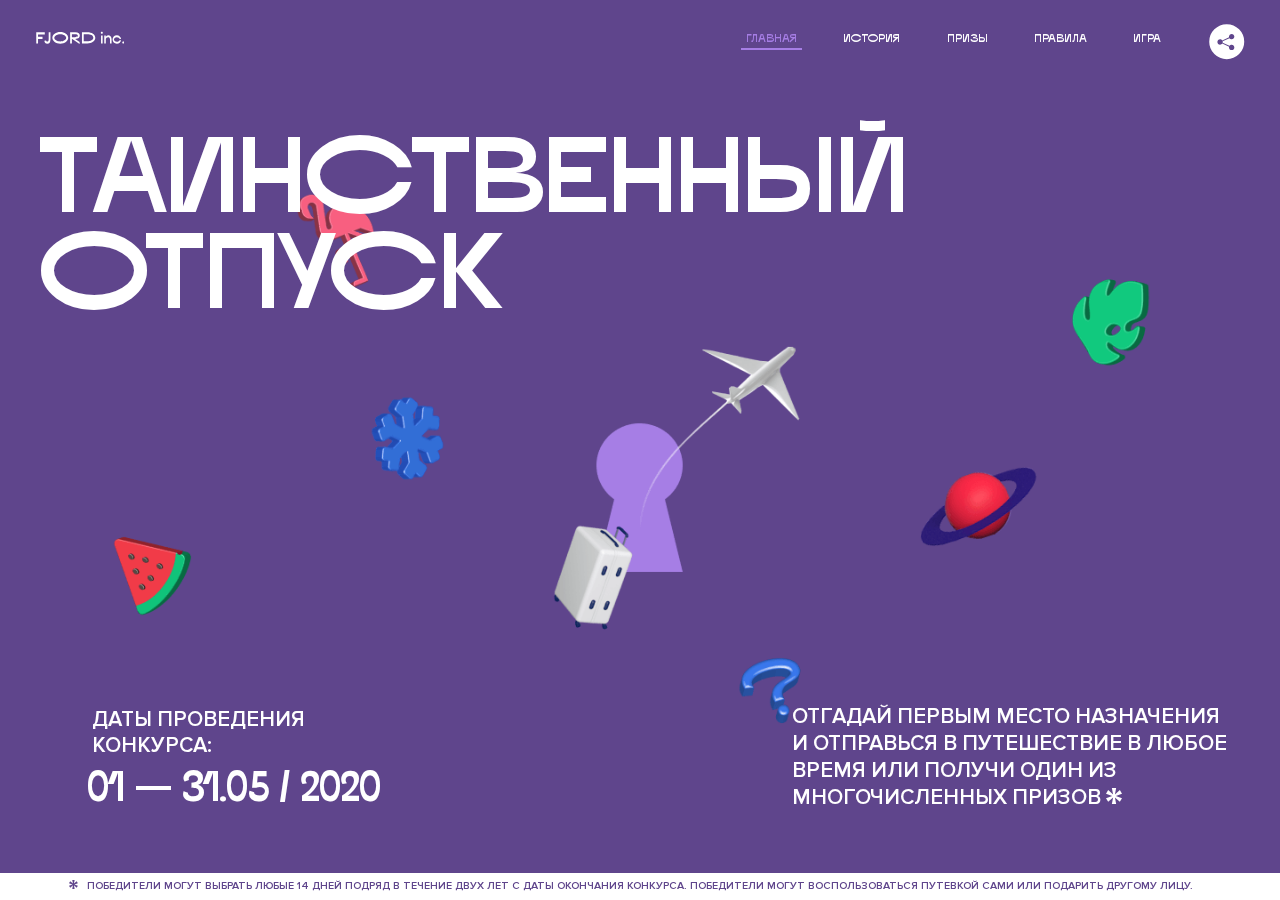
<file: 3/index.html>
<!DOCTYPE html>
<html lang="ru">
<head>
  <meta charset="UTF-8">
  <meta name="description" content="">
  <meta name="viewport" content="width=device-width, initial-scale=1.0">
  <meta http-equiv="X-UA-Compatible" content="ie=edge">
  <title>Mysterious Vacation</title>
  <link rel="stylesheet" href="css/style.min.css">
<link href="css/style.min.css" rel="stylesheet">  <base href="https://htmlacademy-animation.github.io/519043-magic-vacation-1/3/">
</head>
<body>

  <header class="page-header js-header">
    <div class="page-header__wrapper">
      <a href="#" class="page-header__logo" aria-label="Перейти на страницу FJORD.Inc">
        <svg width="100" height="15" viewBox="0 0 100 15" fill="none" xmlns="http://www.w3.org/2000/svg">
          <path d="M0.26 1.4V14H2.276V8.906H7.334V6.44H2.276V3.848H9.872V1.4H0.26ZM12.733 14.36C15.127 14.36 16.243 12.65 16.243 9.5V1.4H14.263V8.96C14.263 11.21 13.723 11.876 12.733 11.876C11.833 11.876 11.473 11.3 11.347 10.58L9.36702 10.94C9.63702 13.046 10.663 14.36 12.733 14.36ZM18.3918 7.7C18.3918 11.372 22.3878 14.36 27.3198 14.36C32.2518 14.36 36.2478 11.372 36.2478 7.7C36.2478 4.028 32.2518 1.04 27.3198 1.04C22.3878 1.04 18.3918 4.028 18.3918 7.7ZM20.6058 7.7C20.6058 5.378 23.6118 3.524 27.3198 3.524C30.9918 3.524 33.9798 5.378 33.9798 7.7C33.9798 10.004 30.9918 11.858 27.3198 11.858C23.6118 11.858 20.6058 10.004 20.6058 7.7ZM40.403 14V8.906H40.799L49.079 14.702V12.38L44.039 8.906H44.201C47.999 8.906 49.277 7.304 49.277 5.162C49.277 3.092 47.999 1.4 44.201 1.4H38.387V14H40.403ZM43.535 3.722C45.785 3.722 47.045 4.136 47.045 5.432C47.045 6.764 45.785 7.034 43.535 7.034H40.403V3.722H43.535ZM51.6936 1.382V14H57.8676C62.7456 14 66.7236 11.534 66.7236 7.7C66.7236 3.848 62.7456 1.382 57.8676 1.382H51.6936ZM53.7096 11.624V3.722H57.5436C61.5396 3.722 64.4916 5.018 64.4916 7.7C64.4916 10.238 61.5396 11.624 57.5436 11.624H53.7096ZM73.1832 14.018H74.9832V5H73.1832V14.018ZM72.9132 1.976C72.9132 2.57 73.3992 3.092 74.0832 3.092C74.7492 3.092 75.2352 2.57 75.2352 1.976C75.2352 1.382 74.7672 0.805999 74.0832 0.805999C73.3812 0.805999 72.9132 1.382 72.9132 1.976ZM76.7867 14H78.5687V9.104C78.7487 8.006 79.5947 6.962 81.0887 6.962C82.1147 6.962 83.2667 7.448 83.2667 9.554V14H85.0487V9.014C85.0487 6.152 83.2307 4.73 81.3587 4.73C79.9187 4.73 79.0727 5.558 78.5687 6.854V5H76.7867V14ZM90.9898 14.27C93.5098 14.27 95.3818 12.506 95.7238 10.328H94.0498C93.7258 11.3 92.6998 12.02 90.9898 12.02C88.8478 12.02 87.7678 10.922 87.7678 9.59C87.7678 8.24 88.8478 6.962 90.9898 6.962C92.7538 6.962 93.7978 7.844 94.0858 8.924H95.7418C95.4358 6.71 93.6178 4.73 90.9898 4.73C88.0918 4.73 86.1298 7.124 86.1298 9.59C86.1298 12.074 88.1278 14.27 90.9898 14.27ZM97.0693 12.938C97.0693 13.658 97.5553 14.144 98.2753 14.144C98.9953 14.144 99.4813 13.658 99.4813 12.938C99.4813 12.2 98.9953 11.714 98.2753 11.714C97.5553 11.714 97.0693 12.2 97.0693 12.938Z" fill="currentColor"></path>
        </svg>
      </a>
      <button class="page-header__toggler js-menu-toggler" type="button" aria-label="Управление мобильным меню"><span>Меню</span></button>
      <nav class="page-header__nav">
        <div class="page-header__menu js-menu" id="menu">
          <ul>
            <li>
              <a class="js-menu-link active" href="#top" data-href="top">главная</a>
            </li>
            <li>
              <a class="js-menu-link" href="#story" data-href="story">история</a>
            </li>
            <li>
              <a class="js-menu-link" href="#prizes" data-href="prizes">призы</a>
            </li>
            <li>
              <a class="js-menu-link" href="#rules" data-href="rules">правила</a>
            </li>
            <li>
              <a class="js-menu-link" href="#game" data-href="game">игра</a>
            </li>
          </ul>
        </div>
        <div class="page-header__social">
          <div class="social-block js-social-block">
            <button class="social-block__toggler" aria-label="Управлять блоком с социальными кнопками">
              <svg width="26" height="22" viewBox="0 0 27 22" fill="none" xmlns="http://www.w3.org/2000/svg">
                <path d="M19.6721 7.43664C21.6273 7.43664 23.213 5.85095 23.213 3.89566C23.213 1.94037 21.6273 0.354675 19.6721 0.354675C17.7168 0.354675 16.1311 1.94037 16.1311 3.89566C16.1311 4.19968 16.1728 4.49178 16.2458 4.77345L7.21751 8.95527C6.57519 8.05214 5.52303 7.46049 4.33078 7.46049C2.37549 7.46049 0.789795 9.04618 0.789795 11.0015C0.789795 12.9568 2.37549 14.5425 4.33078 14.5425C5.52303 14.5425 6.57668 13.9508 7.21751 13.0477L16.2458 17.2295C16.1743 17.5112 16.1311 17.8033 16.1311 18.1073C16.1311 20.0626 17.7168 21.6483 19.6721 21.6483C21.6273 21.6483 23.213 20.0626 23.213 18.1073C23.213 16.152 21.6273 14.5663 19.6721 14.5663C18.4798 14.5663 17.4262 15.158 16.7853 16.0611L7.75701 11.8793C7.82854 11.5976 7.87176 11.3055 7.87176 11.0015C7.87176 10.6974 7.83003 10.4053 7.75701 10.1237L16.7853 5.94186C17.4262 6.84499 18.4783 7.43664 19.6721 7.43664Z" fill="currentColor"></path>
              </svg>
            </button>
            <ul class="social-block__list">
              <li>
                <a class="social-block__link social-block__link--fb" href="#" aria-label="Мы на Facebook">
                  <svg width="8" height="17" viewBox="0 0 8 17" fill="none" xmlns="http://www.w3.org/2000/svg">
                    <path d="M4.24646 16.9899H1.09275L1.05793 8.49828H0V5.30707H1.05793V3.81124C1.05793 1.42084 2.57654 0 5.21735 0H7.41758V3.18585H5.30841C4.28262 3.18585 4.2478 3.48582 4.2478 4.24914V5.30707H7.42964L7.16716 8.49828H4.2478V16.9899H4.24646Z" fill="currentColor"></path>
                  </svg>
                </a>
              </li>
              <li>
                <a class="social-block__link social-block__link--insta" href="#" aria-label="Мы в Instagram">
                  <svg width="15" height="15" viewBox="0 0 15 15" fill="none" xmlns="http://www.w3.org/2000/svg">
                    <path d="M11.0197 0H4.19806C2.14246 0 0.471191 1.66993 0.471191 3.72285V10.5499C0.471191 12.6082 2.14112 14.2727 4.19806 14.2727H11.0197C13.0753 14.2727 14.7466 12.6082 14.7466 10.5499V3.72285C14.7466 1.67127 13.0753 0 11.0197 0ZM11.0197 12.4849H4.19806C3.13076 12.4849 2.26432 11.6158 2.26432 10.5512V3.72419C2.26432 2.65956 3.13076 1.79715 4.19806 1.79715H11.0197C12.087 1.79715 12.9535 2.6609 12.9535 3.72419V10.5512C12.9535 11.6145 12.087 12.4849 11.0197 12.4849Z" fill="currentColor"></path>
                    <path d="M7.60887 3.11084C5.38989 3.11084 3.58203 4.9187 3.58203 7.14036C3.58203 9.35532 5.38989 11.1645 7.60887 11.1645C9.83053 11.1645 11.6357 9.35666 11.6357 7.14036C11.6357 4.9187 9.83053 3.11084 7.60887 3.11084ZM7.60887 9.36871C6.37551 9.36871 5.37784 8.37372 5.37784 7.14036C5.37784 5.90699 6.37551 4.90665 7.60887 4.90665C8.83822 4.90665 9.84259 5.90833 9.84259 7.14036C9.84392 8.37238 8.83822 9.36871 7.60887 9.36871Z" fill="currentColor"></path>
                    <path d="M11.3573 2.35962C10.8256 2.35962 10.3931 2.79752 10.3931 3.32381C10.3931 3.85546 10.8256 4.29336 11.3573 4.29336C11.8862 4.29336 12.3215 3.85546 12.3215 3.32381C12.3215 2.79752 11.8862 2.35962 11.3573 2.35962Z" fill="currentColor"></path>
                  </svg>
                </a>
              </li>
              <li>
                <a class="social-block__link social-block__link--vk" href="#" aria-label="Мы ВКонтакте">
                  <svg width="17" height="10" viewBox="0 0 17 10" fill="none" xmlns="http://www.w3.org/2000/svg">
                    <path d="M14.1234 4.9002C14.1234 4.9002 16.3623 1.72708 16.5866 0.680242C16.6595 0.312285 16.4947 0.103188 16.1069 0.103188C16.1069 0.103188 14.8193 0.103188 14.168 0.103188C13.7235 0.103188 13.5587 0.293278 13.4235 0.579768C13.4235 0.579768 12.3724 2.82553 11.0969 4.24712C10.6861 4.70333 10.4781 4.84318 10.2511 4.84318C10.0646 4.84318 9.98625 4.6911 9.98625 4.27834V0.649016C9.98625 0.147997 9.92545 0.00135496 9.5066 0.00135496H6.39628C6.15578 0.00135496 6.0085 0.134417 6.0085 0.324506C6.0085 0.801084 6.73406 0.908351 6.73406 2.20231V4.87305C6.73406 5.40529 6.70569 5.61575 6.45303 5.61575C5.78016 5.61575 4.19528 3.30618 3.30623 0.678887C3.12923 0.145282 2.93737 0 2.43475 0H0.486409C0.205373 0 0 0.190085 0 0.476576C0 0.991172 0.60666 3.40801 2.99277 6.64358C4.59927 8.8201 6.70569 10 8.60269 10C9.76196 10 10.0416 9.80312 10.0416 9.31432V7.63883C10.0416 7.22607 10.2065 7.04956 10.4429 7.04956C10.7078 7.04956 11.1847 7.13238 12.2805 8.22268C13.5843 9.47862 13.6762 10 14.3896 10H16.5676C16.7919 10 17 9.89273 17 9.52342C17 9.02919 16.3623 8.15343 15.384 7.10659C14.9801 6.56755 14.3302 5.98914 14.1248 5.72301C13.8275 5.40801 13.9154 5.23014 14.1234 4.9002Z" fill="currentColor"></path>
                  </svg>
                </a>
              </li>
            </ul>
          </div>
        </div>
      </nav>
    </div>
  </header>

  <main class="page-content">

    <section class="animation-screen"></section>

    <section class="screen screen--hidden screen--intro js-scrollspy" id="top">
      <div class="screen__wrapper">
        <div class="intro">
          <h1 class="intro__title">Таинственный отпуск</h1>
          <div class="intro__content">
            <div class="intro__info">
              <p class="intro__label">Даты проведения конкурса:</p>
              <p class="intro__date">01 — 31.05 / 2020</p>
            </div>
            <div class="intro__message">
              <p>
                Отгадай первым место назначения и&nbsp;отправься в&nbsp;путешествие в&nbsp;любое время или получи один из многочисленных призов
                <svg width="16" height="16" viewBox="0 0 10 10" fill="none" xmlns="http://www.w3.org/2000/svg">
                  <path d="M0 6.35337L3.90271 4.99012L0 3.64663L1.34615 1.32374L4.44287 4.01073L3.67364 0H6.34615L5.57692 4.01073L8.65385 1.32374L10 3.64663L6.13405 4.99012L10 6.35337L8.65385 8.65651L5.57692 5.98927L6.34615 10H3.67364L4.44287 5.96952L1.34615 8.65651L0 6.35337Z" fill="currentColor"></path>
                </svg>
              </p>
            </div>
          </div>
        </div>
      </div>
      <div class="screen__footer js-footer">
        <button class="screen__footer-enlarge js-footer-toggler" type="button" aria-label="Показать сообщение">
          <svg width="10" height="10" viewBox="0 0 10 10" fill="none" xmlns="http://www.w3.org/2000/svg">
            <path d="M0 6.35337L3.90271 4.99012L0 3.64663L1.34615 1.32374L4.44287 4.01073L3.67364 0H6.34615L5.57692 4.01073L8.65385 1.32374L10 3.64663L6.13405 4.99012L10 6.35337L8.65385 8.65651L5.57692 5.98927L6.34615 10H3.67364L4.44287 5.96952L1.34615 8.65651L0 6.35337Z" fill="currentColor"></path>
          </svg>
        </button>
        <button class="screen__footer-collapse js-footer-toggler" type="button" aria-label="Скрыть сообщение">
          <svg width="13" height="13" viewBox="0 0 13 13" fill="none" xmlns="http://www.w3.org/2000/svg">
            <line x1="12.3536" y1="0.353553" x2="0.738349" y2="11.9688" stroke="currentColor"></line>
            <line x1="0.738319" y1="0.539925" x2="12.3535" y2="12.1551" stroke="currentColor"></line>
          </svg>
        </button>
        <div class="screen__footer-wrapper">
          <div class="screen__footer-announce">
            <p class="screen__footer-label">Даты проведения конкурса:</p>
            <p class="screen__footer-date">01 — 31.05 / 2020</p>
          </div>
          <div class="screen__footer-note">
            <p>
              <svg width="10" height="10" viewBox="0 0 10 10" fill="none" xmlns="http://www.w3.org/2000/svg">
                <path d="M0 6.35337L3.90271 4.99012L0 3.64663L1.34615 1.32374L4.44287 4.01073L3.67364 0H6.34615L5.57692 4.01073L8.65385 1.32374L10 3.64663L6.13405 4.99012L10 6.35337L8.65385 8.65651L5.57692 5.98927L6.34615 10H3.67364L4.44287 5.96952L1.34615 8.65651L0 6.35337Z" fill="currentColor"></path>
              </svg>
              <span>Победители могут выбрать любые 14 дней подряд в&nbsp;течение двух лет с&nbsp;даты окончания конкурса. Победители могут воспользоваться путевкой сами или подарить другому лицу.</span>
            </p>
          </div>
        </div>
      </div>
    </section>

    <section class="screen screen--hidden screen--story js-scrollspy" id="story">

      <div class="slider swiper-container js-slider">

        <div class="swiper-wrapper">

          <div class="slider__item swiper-slide">
            <h2 class="slider__item-title">История</h2>
            <p class="slider__item-text">Джеймс Таргет был основателем компании &laquo;Fjord Inc.&raquo;. С&nbsp;1965 года &laquo;Fjord Inc.&raquo; прославилась надёжными и&nbsp;удобными чемоданами и&nbsp;аксессуарами для туристов.</p>
          </div>

          <div class="slider__item swiper-slide">
            <p class="slider__item-text">Когда Джеймсу было 7&nbsp;лет, в&nbsp;их&nbsp;доме гостил дядюшка и&nbsp;развлекал детей рассказами о&nbsp;своей поездке в&nbsp;место, показавшееся малышу Таргету невероятным. Тогда Джеймс решил, что однажды посетит его, но&nbsp;не&nbsp;будет рассказывать о&nbsp;мечте, пока не&nbsp;осуществит.</p>
          </div>

          <div class="slider__item swiper-slide">
            <p class="slider__item-text">Джеймс Таргет стал увлеченным путешественником. Он&nbsp;посетил 5&nbsp;континентов, 126&nbsp;стран.</p>
          </div>

          <div class="slider__item swiper-slide">
            <p class="slider__item-text">Он&nbsp;сплавлялся по&nbsp;Амазонке и&nbsp;погружался в&nbsp;пещеры Франции, медитировал в&nbsp;горах Тибета и&nbsp;пожимал руку вождя племени Акугауа.</p>
          </div>

          <div class="slider__item swiper-slide">
            <p class="slider__item-text">Из&nbsp;своих поездок Джеймс Таргет привозил идеи, как сделать свои чемоданы &laquo;Fjord Inc.&raquo; удобными и&nbsp;приспособленными к&nbsp;разным дорожным условиям.</p>
          </div>

          <div class="slider__item swiper-slide">
            <p class="slider__item-text">Всё это время Джеймс не&nbsp;оставлял идею поездки своей мечты. Однако, как только он&nbsp;брался за&nbsp;планирование, возникали препятствия, не&nbsp;позволяющие отправиться туда.</p>
          </div>

          <div class="slider__item swiper-slide">
            <p class="slider__item-text">В&nbsp;возрасте 67&nbsp;лет Джеймс Таргет попал под лавину и&nbsp;погиб. В&nbsp;своём завещании он&nbsp;поручил отправить в&nbsp;заветное путешествие трёх смельчаков, единых с&nbsp;ним духом.</p>
          </div>

          <div class="slider__item swiper-slide">
            <p class="slider__item-text">Тех, кто сможет узнать таинственное место, задавая вопросы специально обученному ИИ&nbsp;&laquo;Соне&raquo;, ждет фантастическое путешествие.</p>
          </div>
        </div>
        <div class="slider__controls">
          <button class="slider__control slider__control--prev js-control-prev" type="button" aria-label="Показать предыдущую историю">
            <svg width="12" height="22" viewBox="0 0 12 22" fill="none" xmlns="http://www.w3.org/2000/svg">
              <path d="M11 1L1 11L11 21" stroke="currentColor" stroke-width="2" stroke-linejoin="round"></path>
            </svg>
          </button>
          <button class="slider__control slider__control--next js-control-next" type="button" aria-label="Показать следующую историю">
            <svg width="12" height="22" viewBox="0 0 12 22" fill="none" xmlns="http://www.w3.org/2000/svg">
              <path d="M1 1L11 11L1 21" stroke="currentColor" stroke-width="2" stroke-linejoin="round"></path>
            </svg>
          </button>
        </div>
        <div class="slider__pagination swiper-pagination"></div>
      </div>
      <div class="animate-bg"></div>
    </section>

    <section class="screen screen--hidden screen--prizes js-scrollspy" id="prizes">
      <div class="screen__wrapper">
        <div class="prizes">
          <h2 class="prizes__title">ПРизы</h2>
          <div class="prizes__lead">
            <p>Найди ответ и&nbsp;получи один из&nbsp;призов:</p>
          </div>
          <ul class="prizes__list">
            <li class="prizes__item prizes__item--journeys">
              <div class="prizes__icon">
                <picture>
                  <source srcset="img/prize1-mob.svg" media="(orientation: portrait)">
                  <img src="img/prize1.svg" alt="">
                </picture>
              </div>
              <p class="prizes__desc">
                <b>3</b>
                <span>загадочных путешествия</span>
              </p>
            </li>
            <li class="prizes__item prizes__item--cases">
              <div class="prizes__icon">
                <picture>
                  <source srcset="img/prize2-mob.svg" media="(orientation: portrait)">
                  <img src="img/prize2.svg" alt="">
                </picture>
              </div>
              <p class="prizes__desc">
                <b>7</b>
                <span>надежных чемоданов</span>
              </p>
            </li>
            <li class="prizes__item prizes__item--codes">
              <div class="prizes__icon">
                <picture>
                  <source srcset="img/prize3-mob.svg" media="(orientation: portrait)">
                  <img src="img/prize3.svg" alt="">
                </picture>
              </div>
              <p class="prizes__desc">
                <b>900</b>
                <span>
                  промокодов на&nbsp;скидку 15%
                  <svg width="10" height="10" viewBox="0 0 10 10" fill="none" xmlns="http://www.w3.org/2000/svg">
                    <path d="M0 6.35337L3.90271 4.99012L0 3.64663L1.34615 1.32374L4.44287 4.01073L3.67364 0H6.34615L5.57692 4.01073L8.65385 1.32374L10 3.64663L6.13405 4.99012L10 6.35337L8.65385 8.65651L5.57692 5.98927L6.34615 10H3.67364L4.44287 5.96952L1.34615 8.65651L0 6.35337Z" fill="currentColor"></path>
                  </svg>
                </span>
              </p>
            </li>
          </ul>
        </div>
      </div>
      <div class="screen__footer js-footer">
        <button class="screen__footer-enlarge js-footer-toggler" type="button" aria-label="Показать сообщение">
          <svg width="10" height="10" viewBox="0 0 10 10" fill="none" xmlns="http://www.w3.org/2000/svg">
            <path d="M0 6.35337L3.90271 4.99012L0 3.64663L1.34615 1.32374L4.44287 4.01073L3.67364 0H6.34615L5.57692 4.01073L8.65385 1.32374L10 3.64663L6.13405 4.99012L10 6.35337L8.65385 8.65651L5.57692 5.98927L6.34615 10H3.67364L4.44287 5.96952L1.34615 8.65651L0 6.35337Z" fill="currentColor"></path>
          </svg>
        </button>
        <button class="screen__footer-collapse js-footer-toggler" type="button" aria-label="Скрыть сообщение">
          <svg width="13" height="13" viewBox="0 0 13 13" fill="none" xmlns="http://www.w3.org/2000/svg">
            <line x1="12.3536" y1="0.353553" x2="0.738349" y2="11.9688" stroke="currentColor"></line>
            <line x1="0.738319" y1="0.539925" x2="12.3535" y2="12.1551" stroke="currentColor"></line>
          </svg>
        </button>
        <div class="screen__footer-wrapper">
          <div class="screen__footer-announce">
            <p class="screen__footer-label">Даты проведения конкурса:</p>
            <p class="screen__footer-date">01 — 31.05 / 2020</p>
          </div>
          <div class="screen__footer-note">
            <p>
              <svg width="10" height="10" viewBox="0 0 10 10" fill="none" xmlns="http://www.w3.org/2000/svg">
                <path d="M0 6.35337L3.90271 4.99012L0 3.64663L1.34615 1.32374L4.44287 4.01073L3.67364 0H6.34615L5.57692 4.01073L8.65385 1.32374L10 3.64663L6.13405 4.99012L10 6.35337L8.65385 8.65651L5.57692 5.98927L6.34615 10H3.67364L4.44287 5.96952L1.34615 8.65651L0 6.35337Z" fill="currentColor"></path>
              </svg>
              <span>Скидка&nbsp;15% на&nbsp;единоразовое приобретение путёвки с&nbsp;1&nbsp;июня 2020 по&nbsp;31&nbsp;мая 2022&nbsp;года. Суммируется с&nbsp;другими акциями</span>
            </p>
          </div>
        </div>
      </div>
    </section>

    <section class="screen screen--hidden screen--rules js-scrollspy" id="rules">
      <div class="screen__wrapper">
        <div class="rules">
          <h2 class="rules__title">Правила</h2>
          <div class="rules__lead">
            <p>Для того чтобы получить наследство Джеймса Таргета, тебе нужно выведать у&nbsp;&laquo;Сони&raquo;, куда предстоит отправиться тебе в&nbsp;случае победы</p>
          </div>
          <ol class="rules__list">
            <li class="rules__item">
              <p>Тебе отводится <br>5&nbsp;минут</p>
            </li>
            <li class="rules__item">
              <p>Задавай любые вопросы в&nbsp;текстовом поле</p>
            </li>
            <li class="rules__item">
              <p>Нажимай кнопку &laquo;Узнать&raquo;, чтобы получить ответ</p>
            </li>
            <li class="rules__item">
              <p>&laquo;Соня&raquo; может отвечать только&nbsp;Да или Нет</p>
            </li>
          </ol>
          <a href="#game" class="rules__link btn">Погнали!</a>
        </div>
      </div>
      <div class="screen__disclaimer">
        <div class="disclaimer">
          <ul>
            <li>
              <a href="#">Правовая информация</a>
            </li>
            <li>
              <a href="#">Подробные правила</a>
            </li>
          </ul>
        </div>
      </div>
    </section>

    <section class="screen screen--hidden screen--game js-scrollspy" id="game">
      <div class="screen__wrapper">
        <div class="game">
          <div class="game__header">
            <h2 class="game__title">Игра</h2>
            <div class="game__counter">
              <span>05</span>:<span>00</span>
            </div>
          </div>
          <div class="game__body">
            <div class="chat">
              <div class="chat__body js-chat">
                <ul class="chat__list" id="messages"></ul>
              </div>
              <div class="chat__footer">
                <form action="#" method="post" class="form" id="message-form">
                  <label for="message-field" class="visually-hidden">Поле для ввода вопроса</label>
                  <input type="text" class="form__field" id="message-field">
                  <button class="form__button btn">
                    Узнать
                    <svg width="18" height="19" viewBox="0 0 18 19" fill="none" xmlns="http://www.w3.org/2000/svg">
                      <path stroke="currentColor" stroke-width="2" d="M9 19V1"></path>
                      <path d="M1 9l8-8 8 8" stroke="currentColor" stroke-width="2" stroke-linejoin="round"></path>
                    </svg>
                  </button>
                </form>
              </div>
            </div>
          </div>
          <!-- временные кнопки для показа результата -->
          <div class="game__buttons">
            <button class="game__button btn js-show-result" type="button" data-target="result">Положительный результат</button>
            <button class="game__button btn js-show-result" type="button" data-target="result2">Положительный результат - 2</button>
            <button class="game__button btn js-show-result" type="button" data-target="result3">Отрицательный результат</button>
          </div>
        </div>
      </div>
    </section>

    <section class="screen screen--hidden screen--result" id="result">
      <div class="screen__wrapper">
        <div class="result result--trip">
          <div class="result__image">
            <picture>
              <source srcset="img/result1-mob.png 1x, img/result1-mob@2x.png 2x" media="(max-width: 768px) and (orientation: portrait)">
              <img src="img/result1.png" srcset="img/result1@2x.png 2x" alt="">
            </picture>
          </div>
          <h2 class="result__title">
            <span class="visually-hidden">ПОбеда!</span>
            <svg xmlns="http://www.w3.org/2000/svg" viewBox="0 0 568.85 109.24">
              <path d="M16,24.44V92H2.6V8H75V92H61.52V24.44H16Z" transform="translate(-2.1 -1.5)" fill="none" stroke="currentColor"></path>
              <path d="M148.76,5.6c32.88,0,59.52,19.92,59.52,44.4s-26.64,44.4-59.52,44.4S89.24,74.48,89.24,50,115.88,5.6,148.76,5.6Zm0,72.12c24.48,0,44.4-12.36,44.4-27.72s-19.92-27.84-44.4-27.84C124,22.16,104,34.52,104,50S124,77.72,148.76,77.72Z" transform="translate(-2.1 -1.5)" fill="none" stroke="currentColor"></path>
              <path d="M287.36,8V24.44H236v14.4h25.32c25.44,0,34,11.16,34,26.52,0,15.6-8.52,26.64-34,26.64H222.56V8h64.8ZM256.88,76.52c15.12,0,23.52-2,23.52-11.52S272,54.44,256.88,54.44H236V76.52h20.88Z" transform="translate(-2.1 -1.5)" fill="none" stroke="currentColor"></path>
              <path d="M371.47,8V24.44H320.84V41.6h33.6V58h-33.6V75.56h50.64V92H307.4V8h64.08Z" transform="translate(-2.1 -1.5)" fill="none" stroke="currentColor"></path>
              <path d="M382.39,110.24V75.56h7.44c4.56-4.68,7.8-18.36,8.76-56L399,8h48.6V75.56h10v34.68H442.87V92H397v18.24H382.39Zm51.72-34.68V24.44H411.55v3.12c-0.48,22.44-3.24,37.68-7.2,48h29.76Z" transform="translate(-2.1 -1.5)" fill="none" stroke="currentColor"></path>
              <path d="M463.75,92l28-84h27.12l28.08,84H533.47l-7.8-23.52h-37.8L480.07,92H463.75Zm56.64-40L507,11.84,493.51,52h26.88Z" transform="translate(-2.1 -1.5)" fill="none" stroke="currentColor"></path>
              <path d="M554.12,70.4L555.55,2H569l1.44,68.4H554.12Zm8.28,6.36c4.8,0,8,3.24,8,8.16a8,8,0,1,1-16.08,0C554.35,80,557.59,76.76,562.39,76.76Z" transform="translate(-2.1 -1.5)" fill="none" stroke="currentColor"></path>
            </svg>
          </h2>
          <div class="result__text">
            <p>ты&nbsp;отправляешься в&nbsp;Арктику!</p>
          </div>
          <div class="result__form">
            <form action="#" method="post" class="form form--result">
              <label for="email-field" class="form__label">зарегистрируй результат</label>
              <input type="email" class="form__field" id="email-field" placeholder="e-mail для регистации результата и получения приза" required="">
              <button class="form__button btn">
                отправить
                <svg width="18" height="19" viewBox="0 0 18 19" fill="none" xmlns="http://www.w3.org/2000/svg">
                  <path stroke="currentColor" stroke-width="2" d="M9 19V1"></path>
                  <path d="M1 9l8-8 8 8" stroke="currentColor" stroke-width="2" stroke-linejoin="round"></path>
                </svg>
              </button>
            </form>
          </div>
        </div>
      </div>
    </section>

    <section class="screen screen--hidden screen--result" id="result2">
      <div class="screen__wrapper">
        <div class="result result--prize">
          <div class="result__image">
            <picture>
              <source srcset="img/result2-mob.png 1x, img/result2-mob@2x.png 2x" media="(max-width: 768px) and (orientation: portrait)">
              <img src="img/result2.png" srcset="img/result2@2x.png 2x" alt="">
            </picture>
          </div>
          <h2 class="result__title">
            <span class="visually-hidden">ПОбеда!</span>
            <svg xmlns="http://www.w3.org/2000/svg" viewBox="0 0 568.85 109.24">
              <path d="M16,24.44V92H2.6V8H75V92H61.52V24.44H16Z" transform="translate(-2.1 -1.5)" fill="none" stroke="currentColor"></path>
              <path d="M148.76,5.6c32.88,0,59.52,19.92,59.52,44.4s-26.64,44.4-59.52,44.4S89.24,74.48,89.24,50,115.88,5.6,148.76,5.6Zm0,72.12c24.48,0,44.4-12.36,44.4-27.72s-19.92-27.84-44.4-27.84C124,22.16,104,34.52,104,50S124,77.72,148.76,77.72Z" transform="translate(-2.1 -1.5)" fill="none" stroke="currentColor"></path>
              <path d="M287.36,8V24.44H236v14.4h25.32c25.44,0,34,11.16,34,26.52,0,15.6-8.52,26.64-34,26.64H222.56V8h64.8ZM256.88,76.52c15.12,0,23.52-2,23.52-11.52S272,54.44,256.88,54.44H236V76.52h20.88Z" transform="translate(-2.1 -1.5)" fill="none" stroke="currentColor"></path>
              <path d="M371.47,8V24.44H320.84V41.6h33.6V58h-33.6V75.56h50.64V92H307.4V8h64.08Z" transform="translate(-2.1 -1.5)" fill="none" stroke="currentColor"></path>
              <path d="M382.39,110.24V75.56h7.44c4.56-4.68,7.8-18.36,8.76-56L399,8h48.6V75.56h10v34.68H442.87V92H397v18.24H382.39Zm51.72-34.68V24.44H411.55v3.12c-0.48,22.44-3.24,37.68-7.2,48h29.76Z" transform="translate(-2.1 -1.5)" fill="none" stroke="currentColor"></path>
              <path d="M463.75,92l28-84h27.12l28.08,84H533.47l-7.8-23.52h-37.8L480.07,92H463.75Zm56.64-40L507,11.84,493.51,52h26.88Z" transform="translate(-2.1 -1.5)" fill="none" stroke="currentColor"></path>
              <path d="M554.12,70.4L555.55,2H569l1.44,68.4H554.12Zm8.28,6.36c4.8,0,8,3.24,8,8.16a8,8,0,1,1-16.08,0C554.35,80,557.59,76.76,562.39,76.76Z" transform="translate(-2.1 -1.5)" fill="none" stroke="currentColor"></path>
            </svg>
          </h2>
          <div class="result__text">
            <p>чемодан &laquo;Fjord&nbsp;Inc.&raquo;&nbsp;твой</p>
          </div>
          <div class="result__form">
            <form action="#" method="post" class="form form--result">
              <label for="email-field2" class="form__label">зарегистрируй результат</label>
              <input type="email" class="form__field" id="email-field2" placeholder="e-mail для регистации результата и получения приза" required="">
              <button class="form__button btn">
                отправить
                <svg width="18" height="19" viewBox="0 0 18 19" fill="none" xmlns="http://www.w3.org/2000/svg">
                  <path stroke="currentColor" stroke-width="2" d="M9 19V1"></path>
                  <path d="M1 9l8-8 8 8" stroke="currentColor" stroke-width="2" stroke-linejoin="round"></path>
                </svg>
              </button>
            </form>
          </div>
        </div>
      </div>
    </section>

    <section class="screen screen--hidden screen--result" id="result3">
      <div class="screen__wrapper">
        <div class="result result--negative">
          <div class="result__image">
            <picture>
              <source srcset="img/result3-mob.png 1x, img/result3-mob@2x.png 2x" media="(max-width: 768px) and (orientation: portrait)">
              <img src="img/result3.png" srcset="img/result3@2x.png 2x" alt="">
            </picture>
          </div>
          <h2 class="result__title">
            <span class="visually-hidden">Не угадал!</span>
            <svg xmlns="http://www.w3.org/2000/svg" viewBox="0 0 660.77 109.24">
              <path d="M2.66,92V8H16.1V42.2H53.3V8H66.74V92H53.3V58.64H16.1V92H2.66Z" transform="translate(-2.16 -1.5)" fill="none" stroke="currentColor"></path>
              <path d="M147.62,8V24.44H97V41.6h33.6V58H97V75.56h50.64V92H83.54V8h64.08Z" transform="translate(-2.16 -1.5)" fill="none" stroke="currentColor"></path>
              <path d="M199.22,8l20.52,42.36L235.34,8h16.44l-31,84H204.38l9.48-25.92L185.78,8h13.44Z" transform="translate(-2.16 -1.5)" fill="none" stroke="currentColor"></path>
              <path d="M273.74,24.44V92H260.3V8h50.16V24.44H273.74Z" transform="translate(-2.16 -1.5)" fill="none" stroke="currentColor"></path>
              <path d="M307.1,92l28-84h27.12l28.08,84H376.82L369,68.48h-37.8L323.42,92H307.1Zm56.64-40L350.3,11.84,336.86,52h26.88Z" transform="translate(-2.16 -1.5)" fill="none" stroke="currentColor"></path>
              <path d="M396.38,110.24V75.56h7.44c4.56-4.68,7.8-18.36,8.76-56L412.94,8h48.6V75.56h10v34.68H456.86V92H411v18.24H396.38ZM448.1,75.56V24.44H425.54v3.12c-0.48,22.44-3.24,37.68-7.2,48H448.1Z" transform="translate(-2.16 -1.5)" fill="none" stroke="currentColor"></path>
              <path d="M477.74,92l28-84h27.12L560.9,92H547.46l-7.8-23.52h-37.8L494.06,92H477.74Zm56.64-40-13.44-40.2L507.5,52h26.88Z" transform="translate(-2.16 -1.5)" fill="none" stroke="currentColor"></path>
              <path d="M568.7,76.88a13.77,13.77,0,0,0,5,1c6.6,0,10.44-6.24,12-58.32L586.22,8h46.2V92H619V24.44H598.82l-0.12,3.12C597.14,81,589,94.4,573.74,94.4a28.55,28.55,0,0,1-6.72-.84Z" transform="translate(-2.16 -1.5)" fill="none" stroke="currentColor"></path>
              <path d="M646.1,70.4L647.54,2H661l1.44,68.4H646.1Zm8.28,6.36c4.8,0,8,3.24,8,8.16a8,8,0,0,1-16.08,0C646.34,80,649.58,76.76,654.38,76.76Z" transform="translate(-2.16 -1.5)" fill="none" stroke="currentColor"></path>
            </svg>
          </h2>
          <button class="result__button js-play" type="button">
            не сдавайся!
            <span>
              <svg width="27" height="22" viewBox="0 0 27 22" fill="none" xmlns="http://www.w3.org/2000/svg">
                <path d="M10.6899 1.47998C5.42992 1.47998 1.16992 5.73998 1.16992 11C1.16992 16.26 5.42992 20.52 10.6899 20.52C15.9499 20.52 20.2099 16.26 20.2099 11V7.13998" stroke="currentColor" stroke-width="2" stroke-miterlimit="10"></path>
                <path d="M15.1099 12.5099L20.1499 7.13989L25.3099 12.6299" stroke="currentColor" stroke-width="2" stroke-miterlimit="10" stroke-linejoin="round"></path>
              </svg>
            </span>
          </button>
        </div>
      </div>
    </section>

  </main>

<script src="js/script.js"></script></body>
</html>
</file>
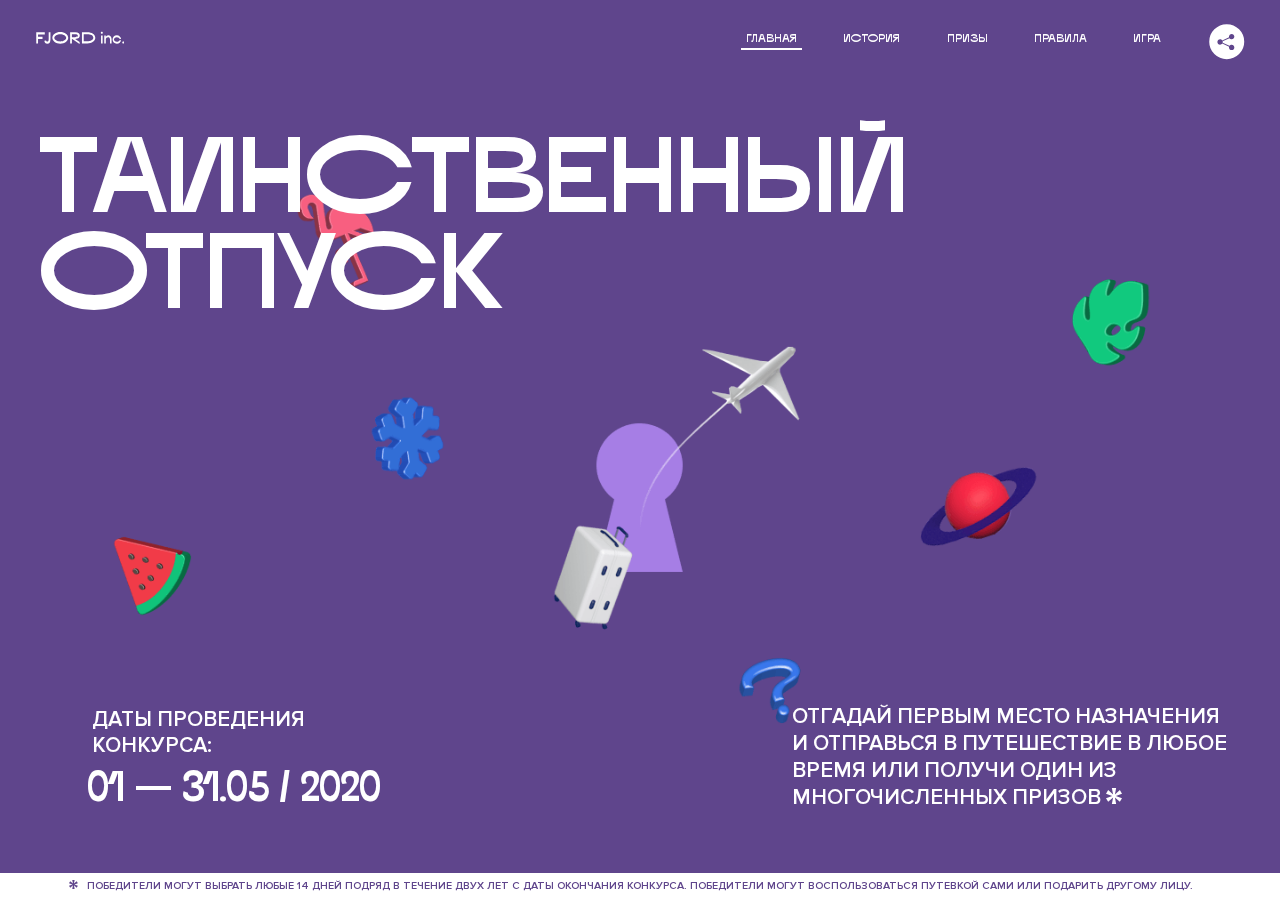
<file: 4/index.html>
<!DOCTYPE html>
<html lang="ru">
<head>
  <meta charset="UTF-8">
  <meta name="description" content="">
  <meta name="viewport" content="width=device-width, initial-scale=1.0">
  <meta http-equiv="X-UA-Compatible" content="ie=edge">
  <title>Mysterious Vacation</title>
  <link rel="stylesheet" href="css/style.min.css">
<link href="css/style.min.css" rel="stylesheet">  <base href="https://htmlacademy-animation.github.io/519043-magic-vacation-1/4/">
</head>
<body>

  <header class="page-header js-header">
    <div class="page-header__wrapper">
      <a href="#" class="page-header__logo" aria-label="Перейти на страницу FJORD.Inc">
        <svg width="100" height="15" viewBox="0 0 100 15" fill="none" xmlns="http://www.w3.org/2000/svg">
          <path d="M0.26 1.4V14H2.276V8.906H7.334V6.44H2.276V3.848H9.872V1.4H0.26ZM12.733 14.36C15.127 14.36 16.243 12.65 16.243 9.5V1.4H14.263V8.96C14.263 11.21 13.723 11.876 12.733 11.876C11.833 11.876 11.473 11.3 11.347 10.58L9.36702 10.94C9.63702 13.046 10.663 14.36 12.733 14.36ZM18.3918 7.7C18.3918 11.372 22.3878 14.36 27.3198 14.36C32.2518 14.36 36.2478 11.372 36.2478 7.7C36.2478 4.028 32.2518 1.04 27.3198 1.04C22.3878 1.04 18.3918 4.028 18.3918 7.7ZM20.6058 7.7C20.6058 5.378 23.6118 3.524 27.3198 3.524C30.9918 3.524 33.9798 5.378 33.9798 7.7C33.9798 10.004 30.9918 11.858 27.3198 11.858C23.6118 11.858 20.6058 10.004 20.6058 7.7ZM40.403 14V8.906H40.799L49.079 14.702V12.38L44.039 8.906H44.201C47.999 8.906 49.277 7.304 49.277 5.162C49.277 3.092 47.999 1.4 44.201 1.4H38.387V14H40.403ZM43.535 3.722C45.785 3.722 47.045 4.136 47.045 5.432C47.045 6.764 45.785 7.034 43.535 7.034H40.403V3.722H43.535ZM51.6936 1.382V14H57.8676C62.7456 14 66.7236 11.534 66.7236 7.7C66.7236 3.848 62.7456 1.382 57.8676 1.382H51.6936ZM53.7096 11.624V3.722H57.5436C61.5396 3.722 64.4916 5.018 64.4916 7.7C64.4916 10.238 61.5396 11.624 57.5436 11.624H53.7096ZM73.1832 14.018H74.9832V5H73.1832V14.018ZM72.9132 1.976C72.9132 2.57 73.3992 3.092 74.0832 3.092C74.7492 3.092 75.2352 2.57 75.2352 1.976C75.2352 1.382 74.7672 0.805999 74.0832 0.805999C73.3812 0.805999 72.9132 1.382 72.9132 1.976ZM76.7867 14H78.5687V9.104C78.7487 8.006 79.5947 6.962 81.0887 6.962C82.1147 6.962 83.2667 7.448 83.2667 9.554V14H85.0487V9.014C85.0487 6.152 83.2307 4.73 81.3587 4.73C79.9187 4.73 79.0727 5.558 78.5687 6.854V5H76.7867V14ZM90.9898 14.27C93.5098 14.27 95.3818 12.506 95.7238 10.328H94.0498C93.7258 11.3 92.6998 12.02 90.9898 12.02C88.8478 12.02 87.7678 10.922 87.7678 9.59C87.7678 8.24 88.8478 6.962 90.9898 6.962C92.7538 6.962 93.7978 7.844 94.0858 8.924H95.7418C95.4358 6.71 93.6178 4.73 90.9898 4.73C88.0918 4.73 86.1298 7.124 86.1298 9.59C86.1298 12.074 88.1278 14.27 90.9898 14.27ZM97.0693 12.938C97.0693 13.658 97.5553 14.144 98.2753 14.144C98.9953 14.144 99.4813 13.658 99.4813 12.938C99.4813 12.2 98.9953 11.714 98.2753 11.714C97.5553 11.714 97.0693 12.2 97.0693 12.938Z" fill="currentColor"></path>
        </svg>
      </a>
      <button class="page-header__toggler js-menu-toggler" type="button" aria-label="Управление мобильным меню"><span>Меню</span></button>
      <nav class="page-header__nav">
        <div class="page-header__menu js-menu" id="menu">
          <ul>
            <li>
              <a class="js-menu-link active" href="#top" data-href="top">главная</a>
            </li>
            <li>
              <a class="js-menu-link" href="#story" data-href="story">история</a>
            </li>
            <li>
              <a class="js-menu-link" href="#prizes" data-href="prizes">призы</a>
            </li>
            <li>
              <a class="js-menu-link" href="#rules" data-href="rules">правила</a>
            </li>
            <li>
              <a class="js-menu-link" href="#game" data-href="game">игра</a>
            </li>
          </ul>
        </div>
        <div class="page-header__social">
          <div class="social-block js-social-block">
            <button class="social-block__toggler" aria-label="Управлять блоком с социальными кнопками">
              <svg width="26" height="22" viewBox="0 0 27 22" fill="none" xmlns="http://www.w3.org/2000/svg">
                <path d="M19.6721 7.43664C21.6273 7.43664 23.213 5.85095 23.213 3.89566C23.213 1.94037 21.6273 0.354675 19.6721 0.354675C17.7168 0.354675 16.1311 1.94037 16.1311 3.89566C16.1311 4.19968 16.1728 4.49178 16.2458 4.77345L7.21751 8.95527C6.57519 8.05214 5.52303 7.46049 4.33078 7.46049C2.37549 7.46049 0.789795 9.04618 0.789795 11.0015C0.789795 12.9568 2.37549 14.5425 4.33078 14.5425C5.52303 14.5425 6.57668 13.9508 7.21751 13.0477L16.2458 17.2295C16.1743 17.5112 16.1311 17.8033 16.1311 18.1073C16.1311 20.0626 17.7168 21.6483 19.6721 21.6483C21.6273 21.6483 23.213 20.0626 23.213 18.1073C23.213 16.152 21.6273 14.5663 19.6721 14.5663C18.4798 14.5663 17.4262 15.158 16.7853 16.0611L7.75701 11.8793C7.82854 11.5976 7.87176 11.3055 7.87176 11.0015C7.87176 10.6974 7.83003 10.4053 7.75701 10.1237L16.7853 5.94186C17.4262 6.84499 18.4783 7.43664 19.6721 7.43664Z" fill="currentColor"></path>
              </svg>
            </button>
            <ul class="social-block__list">
              <li>
                <a class="social-block__link social-block__link--fb" href="#" aria-label="Мы на Facebook">
                  <svg width="8" height="17" viewBox="0 0 8 17" fill="none" xmlns="http://www.w3.org/2000/svg">
                    <path d="M4.24646 16.9899H1.09275L1.05793 8.49828H0V5.30707H1.05793V3.81124C1.05793 1.42084 2.57654 0 5.21735 0H7.41758V3.18585H5.30841C4.28262 3.18585 4.2478 3.48582 4.2478 4.24914V5.30707H7.42964L7.16716 8.49828H4.2478V16.9899H4.24646Z" fill="currentColor"></path>
                  </svg>
                </a>
              </li>
              <li>
                <a class="social-block__link social-block__link--insta" href="#" aria-label="Мы в Instagram">
                  <svg width="15" height="15" viewBox="0 0 15 15" fill="none" xmlns="http://www.w3.org/2000/svg">
                    <path d="M11.0197 0H4.19806C2.14246 0 0.471191 1.66993 0.471191 3.72285V10.5499C0.471191 12.6082 2.14112 14.2727 4.19806 14.2727H11.0197C13.0753 14.2727 14.7466 12.6082 14.7466 10.5499V3.72285C14.7466 1.67127 13.0753 0 11.0197 0ZM11.0197 12.4849H4.19806C3.13076 12.4849 2.26432 11.6158 2.26432 10.5512V3.72419C2.26432 2.65956 3.13076 1.79715 4.19806 1.79715H11.0197C12.087 1.79715 12.9535 2.6609 12.9535 3.72419V10.5512C12.9535 11.6145 12.087 12.4849 11.0197 12.4849Z" fill="currentColor"></path>
                    <path d="M7.60887 3.11084C5.38989 3.11084 3.58203 4.9187 3.58203 7.14036C3.58203 9.35532 5.38989 11.1645 7.60887 11.1645C9.83053 11.1645 11.6357 9.35666 11.6357 7.14036C11.6357 4.9187 9.83053 3.11084 7.60887 3.11084ZM7.60887 9.36871C6.37551 9.36871 5.37784 8.37372 5.37784 7.14036C5.37784 5.90699 6.37551 4.90665 7.60887 4.90665C8.83822 4.90665 9.84259 5.90833 9.84259 7.14036C9.84392 8.37238 8.83822 9.36871 7.60887 9.36871Z" fill="currentColor"></path>
                    <path d="M11.3573 2.35962C10.8256 2.35962 10.3931 2.79752 10.3931 3.32381C10.3931 3.85546 10.8256 4.29336 11.3573 4.29336C11.8862 4.29336 12.3215 3.85546 12.3215 3.32381C12.3215 2.79752 11.8862 2.35962 11.3573 2.35962Z" fill="currentColor"></path>
                  </svg>
                </a>
              </li>
              <li>
                <a class="social-block__link social-block__link--vk" href="#" aria-label="Мы ВКонтакте">
                  <svg width="17" height="10" viewBox="0 0 17 10" fill="none" xmlns="http://www.w3.org/2000/svg">
                    <path d="M14.1234 4.9002C14.1234 4.9002 16.3623 1.72708 16.5866 0.680242C16.6595 0.312285 16.4947 0.103188 16.1069 0.103188C16.1069 0.103188 14.8193 0.103188 14.168 0.103188C13.7235 0.103188 13.5587 0.293278 13.4235 0.579768C13.4235 0.579768 12.3724 2.82553 11.0969 4.24712C10.6861 4.70333 10.4781 4.84318 10.2511 4.84318C10.0646 4.84318 9.98625 4.6911 9.98625 4.27834V0.649016C9.98625 0.147997 9.92545 0.00135496 9.5066 0.00135496H6.39628C6.15578 0.00135496 6.0085 0.134417 6.0085 0.324506C6.0085 0.801084 6.73406 0.908351 6.73406 2.20231V4.87305C6.73406 5.40529 6.70569 5.61575 6.45303 5.61575C5.78016 5.61575 4.19528 3.30618 3.30623 0.678887C3.12923 0.145282 2.93737 0 2.43475 0H0.486409C0.205373 0 0 0.190085 0 0.476576C0 0.991172 0.60666 3.40801 2.99277 6.64358C4.59927 8.8201 6.70569 10 8.60269 10C9.76196 10 10.0416 9.80312 10.0416 9.31432V7.63883C10.0416 7.22607 10.2065 7.04956 10.4429 7.04956C10.7078 7.04956 11.1847 7.13238 12.2805 8.22268C13.5843 9.47862 13.6762 10 14.3896 10H16.5676C16.7919 10 17 9.89273 17 9.52342C17 9.02919 16.3623 8.15343 15.384 7.10659C14.9801 6.56755 14.3302 5.98914 14.1248 5.72301C13.8275 5.40801 13.9154 5.23014 14.1234 4.9002Z" fill="currentColor"></path>
                  </svg>
                </a>
              </li>
            </ul>
          </div>
        </div>
      </nav>
    </div>
  </header>

  <main class="page-content">

    <section class="animation-screen"></section>

    <section class="screen screen--hidden screen--intro js-scrollspy" id="top">
      <div class="screen__wrapper">
        <div class="intro">
          <h1 class="intro__title">Таинственный отпуск</h1>
          <div class="intro__content">
            <div class="intro__info">
              <p class="intro__label">Даты проведения конкурса:</p>
              <p class="intro__date">01 — 31.05 / 2020</p>
            </div>
            <div class="intro__message">
              <p>
                Отгадай первым место назначения и&nbsp;отправься в&nbsp;путешествие в&nbsp;любое время или получи один из многочисленных призов
                <svg width="16" height="16" viewBox="0 0 10 10" fill="none" xmlns="http://www.w3.org/2000/svg">
                  <path d="M0 6.35337L3.90271 4.99012L0 3.64663L1.34615 1.32374L4.44287 4.01073L3.67364 0H6.34615L5.57692 4.01073L8.65385 1.32374L10 3.64663L6.13405 4.99012L10 6.35337L8.65385 8.65651L5.57692 5.98927L6.34615 10H3.67364L4.44287 5.96952L1.34615 8.65651L0 6.35337Z" fill="currentColor"></path>
                </svg>
              </p>
            </div>
          </div>
        </div>
      </div>
      <div class="screen__footer js-footer">
        <button class="screen__footer-enlarge js-footer-toggler" type="button" aria-label="Показать сообщение">
          <svg width="10" height="10" viewBox="0 0 10 10" fill="none" xmlns="http://www.w3.org/2000/svg">
            <path d="M0 6.35337L3.90271 4.99012L0 3.64663L1.34615 1.32374L4.44287 4.01073L3.67364 0H6.34615L5.57692 4.01073L8.65385 1.32374L10 3.64663L6.13405 4.99012L10 6.35337L8.65385 8.65651L5.57692 5.98927L6.34615 10H3.67364L4.44287 5.96952L1.34615 8.65651L0 6.35337Z" fill="currentColor"></path>
          </svg>
        </button>
        <button class="screen__footer-collapse js-footer-toggler" type="button" aria-label="Скрыть сообщение">
          <svg width="13" height="13" viewBox="0 0 13 13" fill="none" xmlns="http://www.w3.org/2000/svg">
            <line x1="12.3536" y1="0.353553" x2="0.738349" y2="11.9688" stroke="currentColor"></line>
            <line x1="0.738319" y1="0.539925" x2="12.3535" y2="12.1551" stroke="currentColor"></line>
          </svg>
        </button>
        <div class="screen__footer-wrapper">
          <div class="screen__footer-announce">
            <p class="screen__footer-label">Даты проведения конкурса:</p>
            <p class="screen__footer-date">01 — 31.05 / 2020</p>
          </div>
          <div class="screen__footer-note">
            <p>
              <svg width="10" height="10" viewBox="0 0 10 10" fill="none" xmlns="http://www.w3.org/2000/svg">
                <path d="M0 6.35337L3.90271 4.99012L0 3.64663L1.34615 1.32374L4.44287 4.01073L3.67364 0H6.34615L5.57692 4.01073L8.65385 1.32374L10 3.64663L6.13405 4.99012L10 6.35337L8.65385 8.65651L5.57692 5.98927L6.34615 10H3.67364L4.44287 5.96952L1.34615 8.65651L0 6.35337Z" fill="currentColor"></path>
              </svg>
              <span>Победители могут выбрать любые 14 дней подряд в&nbsp;течение двух лет с&nbsp;даты окончания конкурса. Победители могут воспользоваться путевкой сами или подарить другому лицу.</span>
            </p>
          </div>
        </div>
      </div>
    </section>

    <section class="screen screen--hidden screen--story js-scrollspy" id="story">

      <div class="slider swiper-container js-slider">

        <div class="swiper-wrapper">

          <div class="slider__item swiper-slide">
            <h2 class="slider__item-title">История</h2>
            <p class="slider__item-text">Джеймс Таргет был основателем компании &laquo;Fjord Inc.&raquo;. С&nbsp;1965 года &laquo;Fjord Inc.&raquo; прославилась надёжными и&nbsp;удобными чемоданами и&nbsp;аксессуарами для туристов.</p>
          </div>

          <div class="slider__item swiper-slide">
            <p class="slider__item-text">Когда Джеймсу было 7&nbsp;лет, в&nbsp;их&nbsp;доме гостил дядюшка и&nbsp;развлекал детей рассказами о&nbsp;своей поездке в&nbsp;место, показавшееся малышу Таргету невероятным. Тогда Джеймс решил, что однажды посетит его, но&nbsp;не&nbsp;будет рассказывать о&nbsp;мечте, пока не&nbsp;осуществит.</p>
          </div>

          <div class="slider__item swiper-slide">
            <p class="slider__item-text">Джеймс Таргет стал увлеченным путешественником. Он&nbsp;посетил 5&nbsp;континентов, 126&nbsp;стран.</p>
          </div>

          <div class="slider__item swiper-slide">
            <p class="slider__item-text">Он&nbsp;сплавлялся по&nbsp;Амазонке и&nbsp;погружался в&nbsp;пещеры Франции, медитировал в&nbsp;горах Тибета и&nbsp;пожимал руку вождя племени Акугауа.</p>
          </div>

          <div class="slider__item swiper-slide">
            <p class="slider__item-text">Из&nbsp;своих поездок Джеймс Таргет привозил идеи, как сделать свои чемоданы &laquo;Fjord Inc.&raquo; удобными и&nbsp;приспособленными к&nbsp;разным дорожным условиям.</p>
          </div>

          <div class="slider__item swiper-slide">
            <p class="slider__item-text">Всё это время Джеймс не&nbsp;оставлял идею поездки своей мечты. Однако, как только он&nbsp;брался за&nbsp;планирование, возникали препятствия, не&nbsp;позволяющие отправиться туда.</p>
          </div>

          <div class="slider__item swiper-slide">
            <p class="slider__item-text">В&nbsp;возрасте 67&nbsp;лет Джеймс Таргет попал под лавину и&nbsp;погиб. В&nbsp;своём завещании он&nbsp;поручил отправить в&nbsp;заветное путешествие трёх смельчаков, единых с&nbsp;ним духом.</p>
          </div>

          <div class="slider__item swiper-slide">
            <p class="slider__item-text">Тех, кто сможет узнать таинственное место, задавая вопросы специально обученному ИИ&nbsp;&laquo;Соне&raquo;, ждет фантастическое путешествие.</p>
          </div>
        </div>
        <div class="slider__controls">
          <button class="slider__control slider__control--prev js-control-prev" type="button" aria-label="Показать предыдущую историю">
            <svg width="12" height="22" viewBox="0 0 12 22" fill="none" xmlns="http://www.w3.org/2000/svg">
              <path d="M11 1L1 11L11 21" stroke="currentColor" stroke-width="2" stroke-linejoin="round"></path>
            </svg>
          </button>
          <button class="slider__control slider__control--next js-control-next" type="button" aria-label="Показать следующую историю">
            <svg width="12" height="22" viewBox="0 0 12 22" fill="none" xmlns="http://www.w3.org/2000/svg">
              <path d="M1 1L11 11L1 21" stroke="currentColor" stroke-width="2" stroke-linejoin="round"></path>
            </svg>
          </button>
        </div>
        <div class="slider__pagination swiper-pagination"></div>
      </div>
      <div class="animate-bg"></div>
    </section>

    <section class="screen screen--hidden screen--prizes js-scrollspy" id="prizes">
      <div class="screen__wrapper">
        <div class="prizes">
          <h2 class="prizes__title">ПРизы</h2>
          <div class="prizes__lead">
            <p>Найди ответ и&nbsp;получи один из&nbsp;призов:</p>
          </div>
          <ul class="prizes__list">
            <li class="prizes__item prizes__item--journeys">
              <div class="prizes__icon">
                <picture>
                  <source srcset="img/prize1-mob.svg" media="(orientation: portrait)">
                  <img src="img/prize1.svg" alt="">
                </picture>
              </div>
              <p class="prizes__desc">
                <b>3</b>
                <span>загадочных путешествия</span>
              </p>
            </li>
            <li class="prizes__item prizes__item--cases">
              <div class="prizes__icon">
                <picture>
                  <source srcset="img/prize2-mob.svg" media="(orientation: portrait)">
                  <img src="img/prize2.svg" alt="">
                </picture>
              </div>
              <p class="prizes__desc">
                <b>7</b>
                <span>надежных чемоданов</span>
              </p>
            </li>
            <li class="prizes__item prizes__item--codes">
              <div class="prizes__icon">
                <picture>
                  <source srcset="img/prize3-mob.svg" media="(orientation: portrait)">
                  <img src="img/prize3.svg" alt="">
                </picture>
              </div>
              <p class="prizes__desc">
                <b>900</b>
                <span>
                  промокодов на&nbsp;скидку 15%
                  <svg width="10" height="10" viewBox="0 0 10 10" fill="none" xmlns="http://www.w3.org/2000/svg">
                    <path d="M0 6.35337L3.90271 4.99012L0 3.64663L1.34615 1.32374L4.44287 4.01073L3.67364 0H6.34615L5.57692 4.01073L8.65385 1.32374L10 3.64663L6.13405 4.99012L10 6.35337L8.65385 8.65651L5.57692 5.98927L6.34615 10H3.67364L4.44287 5.96952L1.34615 8.65651L0 6.35337Z" fill="currentColor"></path>
                  </svg>
                </span>
              </p>
            </li>
          </ul>
        </div>
      </div>
      <div class="screen__footer js-footer">
        <button class="screen__footer-enlarge js-footer-toggler" type="button" aria-label="Показать сообщение">
          <svg width="10" height="10" viewBox="0 0 10 10" fill="none" xmlns="http://www.w3.org/2000/svg">
            <path d="M0 6.35337L3.90271 4.99012L0 3.64663L1.34615 1.32374L4.44287 4.01073L3.67364 0H6.34615L5.57692 4.01073L8.65385 1.32374L10 3.64663L6.13405 4.99012L10 6.35337L8.65385 8.65651L5.57692 5.98927L6.34615 10H3.67364L4.44287 5.96952L1.34615 8.65651L0 6.35337Z" fill="currentColor"></path>
          </svg>
        </button>
        <button class="screen__footer-collapse js-footer-toggler" type="button" aria-label="Скрыть сообщение">
          <svg width="13" height="13" viewBox="0 0 13 13" fill="none" xmlns="http://www.w3.org/2000/svg">
            <line x1="12.3536" y1="0.353553" x2="0.738349" y2="11.9688" stroke="currentColor"></line>
            <line x1="0.738319" y1="0.539925" x2="12.3535" y2="12.1551" stroke="currentColor"></line>
          </svg>
        </button>
        <div class="screen__footer-wrapper">
          <div class="screen__footer-announce">
            <p class="screen__footer-label">Даты проведения конкурса:</p>
            <p class="screen__footer-date">01 — 31.05 / 2020</p>
          </div>
          <div class="screen__footer-note">
            <p>
              <svg width="10" height="10" viewBox="0 0 10 10" fill="none" xmlns="http://www.w3.org/2000/svg">
                <path d="M0 6.35337L3.90271 4.99012L0 3.64663L1.34615 1.32374L4.44287 4.01073L3.67364 0H6.34615L5.57692 4.01073L8.65385 1.32374L10 3.64663L6.13405 4.99012L10 6.35337L8.65385 8.65651L5.57692 5.98927L6.34615 10H3.67364L4.44287 5.96952L1.34615 8.65651L0 6.35337Z" fill="currentColor"></path>
              </svg>
              <span>Скидка&nbsp;15% на&nbsp;единоразовое приобретение путёвки с&nbsp;1&nbsp;июня 2020 по&nbsp;31&nbsp;мая 2022&nbsp;года. Суммируется с&nbsp;другими акциями</span>
            </p>
          </div>
        </div>
      </div>
    </section>

    <section class="screen screen--hidden screen--rules js-rules-screen js-scrollspy" id="rules">
      <div class="screen__wrapper">
        <div class="rules">
          <h2 class="rules__title"><span>П</span><span>р</span><span>а</span><span>в</span><span>и</span><span>л</span><span>а</span></h2>
          <div class="rules__lead">
            <p>Для того чтобы получить наследство Джеймса Таргета, тебе нужно выведать у&nbsp;&laquo;Сони&raquo;, куда предстоит отправиться тебе в&nbsp;случае победы</p>
          </div>
          <ol class="rules__list">
            <li class="rules__item">
              <p>Тебе отводится <br>5&nbsp;минут</p>
            </li>
            <li class="rules__item">
              <p>Задавай любые вопросы в&nbsp;текстовом поле</p>
            </li>
            <li class="rules__item">
              <p>Нажимай кнопку &laquo;Узнать&raquo;, чтобы получить ответ</p>
            </li>
            <li class="rules__item">
              <p class="js-rules-item">&laquo;Соня&raquo; может отвечать только&nbsp;Да или Нет</p>
            </li>
          </ol>
          <a href="#game" class="rules__link js-rules-link btn"><span>Погнали!</span></a>
        </div>
      </div>
      <div class="screen__disclaimer">
        <div class="disclaimer">
          <ul>
            <li>
              <a href="#">Правовая информация</a>
            </li>
            <li>
              <a href="#">Подробные правила</a>
            </li>
          </ul>
        </div>
      </div>
    </section>

    <section class="screen screen--hidden screen--game js-scrollspy" id="game">
      <div class="screen__wrapper">
        <div class="game">
          <div class="game__header">
            <h2 class="game__title">Игра</h2>
            <div class="game__counter">
              <span>05</span>:<span>00</span>
            </div>
          </div>
          <div class="game__body">
            <div class="chat">
              <div class="chat__body js-chat">
                <ul class="chat__list" id="messages"></ul>
              </div>
              <div class="chat__footer">
                <form action="#" method="post" class="form" id="message-form">
                  <label for="message-field" class="visually-hidden">Поле для ввода вопроса</label>
                  <input type="text" class="form__field" id="message-field">
                  <button class="form__button btn">
                    Узнать
                    <svg width="18" height="19" viewBox="0 0 18 19" fill="none" xmlns="http://www.w3.org/2000/svg">
                      <path stroke="currentColor" stroke-width="2" d="M9 19V1"></path>
                      <path d="M1 9l8-8 8 8" stroke="currentColor" stroke-width="2" stroke-linejoin="round"></path>
                    </svg>
                  </button>
                </form>
              </div>
            </div>
          </div>
          <!-- временные кнопки для показа результата -->
          <div class="game__buttons">
            <button class="game__button btn js-show-result" type="button" data-target="result">Положительный результат</button>
            <button class="game__button btn js-show-result" type="button" data-target="result2">Положительный результат - 2</button>
            <button class="game__button btn js-show-result" type="button" data-target="result3">Отрицательный результат</button>
          </div>
        </div>
      </div>
    </section>

    <section class="screen screen--hidden screen--result" id="result">
      <div class="screen__wrapper">
        <div class="result result--trip">
          <div class="result__image">
            <picture>
              <source srcset="img/result1-mob.png 1x, img/result1-mob@2x.png 2x" media="(max-width: 768px) and (orientation: portrait)">
              <img src="img/result1.png" srcset="img/result1@2x.png 2x" alt="">
            </picture>
          </div>
          <h2 class="result__title">
            <span class="visually-hidden">ПОбеда!</span>
            <svg xmlns="http://www.w3.org/2000/svg" viewBox="0 0 568.85 109.24">
              <path d="M16,24.44V92H2.6V8H75V92H61.52V24.44H16Z" transform="translate(-2.1 -1.5)" fill="none" stroke="currentColor"></path>
              <path d="M148.76,5.6c32.88,0,59.52,19.92,59.52,44.4s-26.64,44.4-59.52,44.4S89.24,74.48,89.24,50,115.88,5.6,148.76,5.6Zm0,72.12c24.48,0,44.4-12.36,44.4-27.72s-19.92-27.84-44.4-27.84C124,22.16,104,34.52,104,50S124,77.72,148.76,77.72Z" transform="translate(-2.1 -1.5)" fill="none" stroke="currentColor"></path>
              <path d="M287.36,8V24.44H236v14.4h25.32c25.44,0,34,11.16,34,26.52,0,15.6-8.52,26.64-34,26.64H222.56V8h64.8ZM256.88,76.52c15.12,0,23.52-2,23.52-11.52S272,54.44,256.88,54.44H236V76.52h20.88Z" transform="translate(-2.1 -1.5)" fill="none" stroke="currentColor"></path>
              <path d="M371.47,8V24.44H320.84V41.6h33.6V58h-33.6V75.56h50.64V92H307.4V8h64.08Z" transform="translate(-2.1 -1.5)" fill="none" stroke="currentColor"></path>
              <path d="M382.39,110.24V75.56h7.44c4.56-4.68,7.8-18.36,8.76-56L399,8h48.6V75.56h10v34.68H442.87V92H397v18.24H382.39Zm51.72-34.68V24.44H411.55v3.12c-0.48,22.44-3.24,37.68-7.2,48h29.76Z" transform="translate(-2.1 -1.5)" fill="none" stroke="currentColor"></path>
              <path d="M463.75,92l28-84h27.12l28.08,84H533.47l-7.8-23.52h-37.8L480.07,92H463.75Zm56.64-40L507,11.84,493.51,52h26.88Z" transform="translate(-2.1 -1.5)" fill="none" stroke="currentColor"></path>
              <path d="M554.12,70.4L555.55,2H569l1.44,68.4H554.12Zm8.28,6.36c4.8,0,8,3.24,8,8.16a8,8,0,1,1-16.08,0C554.35,80,557.59,76.76,562.39,76.76Z" transform="translate(-2.1 -1.5)" fill="none" stroke="currentColor"></path>
            </svg>
          </h2>
          <div class="result__text">
            <p>ты&nbsp;отправляешься в&nbsp;Арктику!</p>
          </div>
          <div class="result__form">
            <form action="#" method="post" class="form form--result">
              <label for="email-field" class="form__label">зарегистрируй результат</label>
              <input type="email" class="form__field" id="email-field" placeholder="e-mail для регистации результата и получения приза" required="">
              <button class="form__button btn">
                отправить
                <svg width="18" height="19" viewBox="0 0 18 19" fill="none" xmlns="http://www.w3.org/2000/svg">
                  <path stroke="currentColor" stroke-width="2" d="M9 19V1"></path>
                  <path d="M1 9l8-8 8 8" stroke="currentColor" stroke-width="2" stroke-linejoin="round"></path>
                </svg>
              </button>
            </form>
          </div>
        </div>
      </div>
    </section>

    <section class="screen screen--hidden screen--result" id="result2">
      <div class="screen__wrapper">
        <div class="result result--prize">
          <div class="result__image">
            <picture>
              <source srcset="img/result2-mob.png 1x, img/result2-mob@2x.png 2x" media="(max-width: 768px) and (orientation: portrait)">
              <img src="img/result2.png" srcset="img/result2@2x.png 2x" alt="">
            </picture>
          </div>
          <h2 class="result__title">
            <span class="visually-hidden">ПОбеда!</span>
            <svg xmlns="http://www.w3.org/2000/svg" viewBox="0 0 568.85 109.24">
              <path d="M16,24.44V92H2.6V8H75V92H61.52V24.44H16Z" transform="translate(-2.1 -1.5)" fill="none" stroke="currentColor"></path>
              <path d="M148.76,5.6c32.88,0,59.52,19.92,59.52,44.4s-26.64,44.4-59.52,44.4S89.24,74.48,89.24,50,115.88,5.6,148.76,5.6Zm0,72.12c24.48,0,44.4-12.36,44.4-27.72s-19.92-27.84-44.4-27.84C124,22.16,104,34.52,104,50S124,77.72,148.76,77.72Z" transform="translate(-2.1 -1.5)" fill="none" stroke="currentColor"></path>
              <path d="M287.36,8V24.44H236v14.4h25.32c25.44,0,34,11.16,34,26.52,0,15.6-8.52,26.64-34,26.64H222.56V8h64.8ZM256.88,76.52c15.12,0,23.52-2,23.52-11.52S272,54.44,256.88,54.44H236V76.52h20.88Z" transform="translate(-2.1 -1.5)" fill="none" stroke="currentColor"></path>
              <path d="M371.47,8V24.44H320.84V41.6h33.6V58h-33.6V75.56h50.64V92H307.4V8h64.08Z" transform="translate(-2.1 -1.5)" fill="none" stroke="currentColor"></path>
              <path d="M382.39,110.24V75.56h7.44c4.56-4.68,7.8-18.36,8.76-56L399,8h48.6V75.56h10v34.68H442.87V92H397v18.24H382.39Zm51.72-34.68V24.44H411.55v3.12c-0.48,22.44-3.24,37.68-7.2,48h29.76Z" transform="translate(-2.1 -1.5)" fill="none" stroke="currentColor"></path>
              <path d="M463.75,92l28-84h27.12l28.08,84H533.47l-7.8-23.52h-37.8L480.07,92H463.75Zm56.64-40L507,11.84,493.51,52h26.88Z" transform="translate(-2.1 -1.5)" fill="none" stroke="currentColor"></path>
              <path d="M554.12,70.4L555.55,2H569l1.44,68.4H554.12Zm8.28,6.36c4.8,0,8,3.24,8,8.16a8,8,0,1,1-16.08,0C554.35,80,557.59,76.76,562.39,76.76Z" transform="translate(-2.1 -1.5)" fill="none" stroke="currentColor"></path>
            </svg>
          </h2>
          <div class="result__text">
            <p>чемодан &laquo;Fjord&nbsp;Inc.&raquo;&nbsp;твой</p>
          </div>
          <div class="result__form">
            <form action="#" method="post" class="form form--result">
              <label for="email-field2" class="form__label">зарегистрируй результат</label>
              <input type="email" class="form__field" id="email-field2" placeholder="e-mail для регистации результата и получения приза" required="">
              <button class="form__button btn">
                отправить
                <svg width="18" height="19" viewBox="0 0 18 19" fill="none" xmlns="http://www.w3.org/2000/svg">
                  <path stroke="currentColor" stroke-width="2" d="M9 19V1"></path>
                  <path d="M1 9l8-8 8 8" stroke="currentColor" stroke-width="2" stroke-linejoin="round"></path>
                </svg>
              </button>
            </form>
          </div>
        </div>
      </div>
    </section>

    <section class="screen screen--hidden screen--result" id="result3">
      <div class="screen__wrapper">
        <div class="result result--negative">
          <div class="result__image">
            <picture>
              <source srcset="img/result3-mob.png 1x, img/result3-mob@2x.png 2x" media="(max-width: 768px) and (orientation: portrait)">
              <img src="img/result3.png" srcset="img/result3@2x.png 2x" alt="">
            </picture>
          </div>
          <h2 class="result__title">
            <span class="visually-hidden">Не угадал!</span>
            <svg xmlns="http://www.w3.org/2000/svg" viewBox="0 0 660.77 109.24">
              <path d="M2.66,92V8H16.1V42.2H53.3V8H66.74V92H53.3V58.64H16.1V92H2.66Z" transform="translate(-2.16 -1.5)" fill="none" stroke="currentColor"></path>
              <path d="M147.62,8V24.44H97V41.6h33.6V58H97V75.56h50.64V92H83.54V8h64.08Z" transform="translate(-2.16 -1.5)" fill="none" stroke="currentColor"></path>
              <path d="M199.22,8l20.52,42.36L235.34,8h16.44l-31,84H204.38l9.48-25.92L185.78,8h13.44Z" transform="translate(-2.16 -1.5)" fill="none" stroke="currentColor"></path>
              <path d="M273.74,24.44V92H260.3V8h50.16V24.44H273.74Z" transform="translate(-2.16 -1.5)" fill="none" stroke="currentColor"></path>
              <path d="M307.1,92l28-84h27.12l28.08,84H376.82L369,68.48h-37.8L323.42,92H307.1Zm56.64-40L350.3,11.84,336.86,52h26.88Z" transform="translate(-2.16 -1.5)" fill="none" stroke="currentColor"></path>
              <path d="M396.38,110.24V75.56h7.44c4.56-4.68,7.8-18.36,8.76-56L412.94,8h48.6V75.56h10v34.68H456.86V92H411v18.24H396.38ZM448.1,75.56V24.44H425.54v3.12c-0.48,22.44-3.24,37.68-7.2,48H448.1Z" transform="translate(-2.16 -1.5)" fill="none" stroke="currentColor"></path>
              <path d="M477.74,92l28-84h27.12L560.9,92H547.46l-7.8-23.52h-37.8L494.06,92H477.74Zm56.64-40-13.44-40.2L507.5,52h26.88Z" transform="translate(-2.16 -1.5)" fill="none" stroke="currentColor"></path>
              <path d="M568.7,76.88a13.77,13.77,0,0,0,5,1c6.6,0,10.44-6.24,12-58.32L586.22,8h46.2V92H619V24.44H598.82l-0.12,3.12C597.14,81,589,94.4,573.74,94.4a28.55,28.55,0,0,1-6.72-.84Z" transform="translate(-2.16 -1.5)" fill="none" stroke="currentColor"></path>
              <path d="M646.1,70.4L647.54,2H661l1.44,68.4H646.1Zm8.28,6.36c4.8,0,8,3.24,8,8.16a8,8,0,0,1-16.08,0C646.34,80,649.58,76.76,654.38,76.76Z" transform="translate(-2.16 -1.5)" fill="none" stroke="currentColor"></path>
            </svg>
          </h2>
          <button class="result__button js-play" type="button">
            не сдавайся!
            <span>
              <svg width="27" height="22" viewBox="0 0 27 22" fill="none" xmlns="http://www.w3.org/2000/svg">
                <path d="M10.6899 1.47998C5.42992 1.47998 1.16992 5.73998 1.16992 11C1.16992 16.26 5.42992 20.52 10.6899 20.52C15.9499 20.52 20.2099 16.26 20.2099 11V7.13998" stroke="currentColor" stroke-width="2" stroke-miterlimit="10"></path>
                <path d="M15.1099 12.5099L20.1499 7.13989L25.3099 12.6299" stroke="currentColor" stroke-width="2" stroke-miterlimit="10" stroke-linejoin="round"></path>
              </svg>
            </span>
          </button>
        </div>
      </div>
    </section>

  </main>

<script src="js/script.js"></script></body>
</html>
</file>
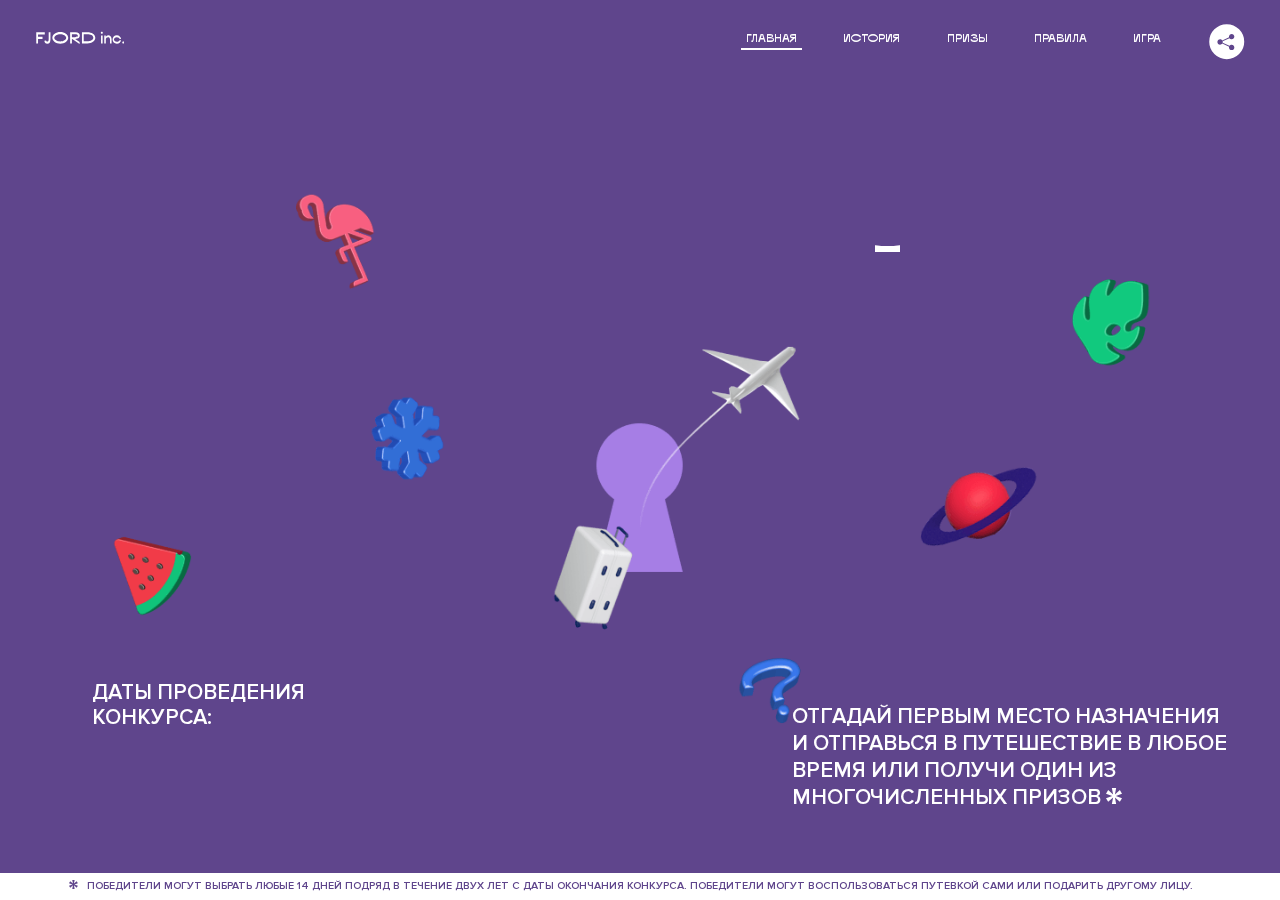
<file: 5/index.html>
<!DOCTYPE html>
<html lang="ru">
<head>
  <meta charset="UTF-8">
  <meta name="description" content="">
  <meta name="viewport" content="width=device-width, initial-scale=1.0">
  <meta http-equiv="X-UA-Compatible" content="ie=edge">
  <title>Mysterious Vacation</title>
  <link rel="stylesheet" href="css/style.min.css">
<link href="css/style.min.css" rel="stylesheet">  <base href="https://htmlacademy-animation.github.io/519043-magic-vacation-1/5/">
</head>
<body>

  <header class="page-header js-header">
    <div class="page-header__wrapper">
      <a href="#" class="page-header__logo" aria-label="Перейти на страницу FJORD.Inc">
        <svg width="100" height="15" viewBox="0 0 100 15" fill="none" xmlns="http://www.w3.org/2000/svg">
          <path d="M0.26 1.4V14H2.276V8.906H7.334V6.44H2.276V3.848H9.872V1.4H0.26ZM12.733 14.36C15.127 14.36 16.243 12.65 16.243 9.5V1.4H14.263V8.96C14.263 11.21 13.723 11.876 12.733 11.876C11.833 11.876 11.473 11.3 11.347 10.58L9.36702 10.94C9.63702 13.046 10.663 14.36 12.733 14.36ZM18.3918 7.7C18.3918 11.372 22.3878 14.36 27.3198 14.36C32.2518 14.36 36.2478 11.372 36.2478 7.7C36.2478 4.028 32.2518 1.04 27.3198 1.04C22.3878 1.04 18.3918 4.028 18.3918 7.7ZM20.6058 7.7C20.6058 5.378 23.6118 3.524 27.3198 3.524C30.9918 3.524 33.9798 5.378 33.9798 7.7C33.9798 10.004 30.9918 11.858 27.3198 11.858C23.6118 11.858 20.6058 10.004 20.6058 7.7ZM40.403 14V8.906H40.799L49.079 14.702V12.38L44.039 8.906H44.201C47.999 8.906 49.277 7.304 49.277 5.162C49.277 3.092 47.999 1.4 44.201 1.4H38.387V14H40.403ZM43.535 3.722C45.785 3.722 47.045 4.136 47.045 5.432C47.045 6.764 45.785 7.034 43.535 7.034H40.403V3.722H43.535ZM51.6936 1.382V14H57.8676C62.7456 14 66.7236 11.534 66.7236 7.7C66.7236 3.848 62.7456 1.382 57.8676 1.382H51.6936ZM53.7096 11.624V3.722H57.5436C61.5396 3.722 64.4916 5.018 64.4916 7.7C64.4916 10.238 61.5396 11.624 57.5436 11.624H53.7096ZM73.1832 14.018H74.9832V5H73.1832V14.018ZM72.9132 1.976C72.9132 2.57 73.3992 3.092 74.0832 3.092C74.7492 3.092 75.2352 2.57 75.2352 1.976C75.2352 1.382 74.7672 0.805999 74.0832 0.805999C73.3812 0.805999 72.9132 1.382 72.9132 1.976ZM76.7867 14H78.5687V9.104C78.7487 8.006 79.5947 6.962 81.0887 6.962C82.1147 6.962 83.2667 7.448 83.2667 9.554V14H85.0487V9.014C85.0487 6.152 83.2307 4.73 81.3587 4.73C79.9187 4.73 79.0727 5.558 78.5687 6.854V5H76.7867V14ZM90.9898 14.27C93.5098 14.27 95.3818 12.506 95.7238 10.328H94.0498C93.7258 11.3 92.6998 12.02 90.9898 12.02C88.8478 12.02 87.7678 10.922 87.7678 9.59C87.7678 8.24 88.8478 6.962 90.9898 6.962C92.7538 6.962 93.7978 7.844 94.0858 8.924H95.7418C95.4358 6.71 93.6178 4.73 90.9898 4.73C88.0918 4.73 86.1298 7.124 86.1298 9.59C86.1298 12.074 88.1278 14.27 90.9898 14.27ZM97.0693 12.938C97.0693 13.658 97.5553 14.144 98.2753 14.144C98.9953 14.144 99.4813 13.658 99.4813 12.938C99.4813 12.2 98.9953 11.714 98.2753 11.714C97.5553 11.714 97.0693 12.2 97.0693 12.938Z" fill="currentColor"></path>
        </svg>
      </a>
      <button class="page-header__toggler js-menu-toggler" type="button" aria-label="Управление мобильным меню"><span>Меню</span></button>
      <nav class="page-header__nav">
        <div class="page-header__menu js-menu" id="menu">
          <ul>
            <li>
              <a class="js-menu-link active" href="#top" data-href="top">главная</a>
            </li>
            <li>
              <a class="js-menu-link" href="#story" data-href="story">история</a>
            </li>
            <li>
              <a class="js-menu-link" href="#prizes" data-href="prizes">призы</a>
            </li>
            <li>
              <a class="js-menu-link" href="#rules" data-href="rules">правила</a>
            </li>
            <li>
              <a class="js-menu-link" href="#game" data-href="game">игра</a>
            </li>
          </ul>
        </div>
        <div class="page-header__social">
          <div class="social-block js-social-block">
            <button class="social-block__toggler" aria-label="Управлять блоком с социальными кнопками">
              <svg width="26" height="22" viewBox="0 0 27 22" fill="none" xmlns="http://www.w3.org/2000/svg">
                <path d="M19.6721 7.43664C21.6273 7.43664 23.213 5.85095 23.213 3.89566C23.213 1.94037 21.6273 0.354675 19.6721 0.354675C17.7168 0.354675 16.1311 1.94037 16.1311 3.89566C16.1311 4.19968 16.1728 4.49178 16.2458 4.77345L7.21751 8.95527C6.57519 8.05214 5.52303 7.46049 4.33078 7.46049C2.37549 7.46049 0.789795 9.04618 0.789795 11.0015C0.789795 12.9568 2.37549 14.5425 4.33078 14.5425C5.52303 14.5425 6.57668 13.9508 7.21751 13.0477L16.2458 17.2295C16.1743 17.5112 16.1311 17.8033 16.1311 18.1073C16.1311 20.0626 17.7168 21.6483 19.6721 21.6483C21.6273 21.6483 23.213 20.0626 23.213 18.1073C23.213 16.152 21.6273 14.5663 19.6721 14.5663C18.4798 14.5663 17.4262 15.158 16.7853 16.0611L7.75701 11.8793C7.82854 11.5976 7.87176 11.3055 7.87176 11.0015C7.87176 10.6974 7.83003 10.4053 7.75701 10.1237L16.7853 5.94186C17.4262 6.84499 18.4783 7.43664 19.6721 7.43664Z" fill="currentColor"></path>
              </svg>
            </button>
            <ul class="social-block__list">
              <li>
                <a class="social-block__link social-block__link--fb" href="#" aria-label="Мы на Facebook">
                  <svg width="8" height="17" viewBox="0 0 8 17" fill="none" xmlns="http://www.w3.org/2000/svg">
                    <path d="M4.24646 16.9899H1.09275L1.05793 8.49828H0V5.30707H1.05793V3.81124C1.05793 1.42084 2.57654 0 5.21735 0H7.41758V3.18585H5.30841C4.28262 3.18585 4.2478 3.48582 4.2478 4.24914V5.30707H7.42964L7.16716 8.49828H4.2478V16.9899H4.24646Z" fill="currentColor"></path>
                  </svg>
                </a>
              </li>
              <li>
                <a class="social-block__link social-block__link--insta" href="#" aria-label="Мы в Instagram">
                  <svg width="15" height="15" viewBox="0 0 15 15" fill="none" xmlns="http://www.w3.org/2000/svg">
                    <path d="M11.0197 0H4.19806C2.14246 0 0.471191 1.66993 0.471191 3.72285V10.5499C0.471191 12.6082 2.14112 14.2727 4.19806 14.2727H11.0197C13.0753 14.2727 14.7466 12.6082 14.7466 10.5499V3.72285C14.7466 1.67127 13.0753 0 11.0197 0ZM11.0197 12.4849H4.19806C3.13076 12.4849 2.26432 11.6158 2.26432 10.5512V3.72419C2.26432 2.65956 3.13076 1.79715 4.19806 1.79715H11.0197C12.087 1.79715 12.9535 2.6609 12.9535 3.72419V10.5512C12.9535 11.6145 12.087 12.4849 11.0197 12.4849Z" fill="currentColor"></path>
                    <path d="M7.60887 3.11084C5.38989 3.11084 3.58203 4.9187 3.58203 7.14036C3.58203 9.35532 5.38989 11.1645 7.60887 11.1645C9.83053 11.1645 11.6357 9.35666 11.6357 7.14036C11.6357 4.9187 9.83053 3.11084 7.60887 3.11084ZM7.60887 9.36871C6.37551 9.36871 5.37784 8.37372 5.37784 7.14036C5.37784 5.90699 6.37551 4.90665 7.60887 4.90665C8.83822 4.90665 9.84259 5.90833 9.84259 7.14036C9.84392 8.37238 8.83822 9.36871 7.60887 9.36871Z" fill="currentColor"></path>
                    <path d="M11.3573 2.35962C10.8256 2.35962 10.3931 2.79752 10.3931 3.32381C10.3931 3.85546 10.8256 4.29336 11.3573 4.29336C11.8862 4.29336 12.3215 3.85546 12.3215 3.32381C12.3215 2.79752 11.8862 2.35962 11.3573 2.35962Z" fill="currentColor"></path>
                  </svg>
                </a>
              </li>
              <li>
                <a class="social-block__link social-block__link--vk" href="#" aria-label="Мы ВКонтакте">
                  <svg width="17" height="10" viewBox="0 0 17 10" fill="none" xmlns="http://www.w3.org/2000/svg">
                    <path d="M14.1234 4.9002C14.1234 4.9002 16.3623 1.72708 16.5866 0.680242C16.6595 0.312285 16.4947 0.103188 16.1069 0.103188C16.1069 0.103188 14.8193 0.103188 14.168 0.103188C13.7235 0.103188 13.5587 0.293278 13.4235 0.579768C13.4235 0.579768 12.3724 2.82553 11.0969 4.24712C10.6861 4.70333 10.4781 4.84318 10.2511 4.84318C10.0646 4.84318 9.98625 4.6911 9.98625 4.27834V0.649016C9.98625 0.147997 9.92545 0.00135496 9.5066 0.00135496H6.39628C6.15578 0.00135496 6.0085 0.134417 6.0085 0.324506C6.0085 0.801084 6.73406 0.908351 6.73406 2.20231V4.87305C6.73406 5.40529 6.70569 5.61575 6.45303 5.61575C5.78016 5.61575 4.19528 3.30618 3.30623 0.678887C3.12923 0.145282 2.93737 0 2.43475 0H0.486409C0.205373 0 0 0.190085 0 0.476576C0 0.991172 0.60666 3.40801 2.99277 6.64358C4.59927 8.8201 6.70569 10 8.60269 10C9.76196 10 10.0416 9.80312 10.0416 9.31432V7.63883C10.0416 7.22607 10.2065 7.04956 10.4429 7.04956C10.7078 7.04956 11.1847 7.13238 12.2805 8.22268C13.5843 9.47862 13.6762 10 14.3896 10H16.5676C16.7919 10 17 9.89273 17 9.52342C17 9.02919 16.3623 8.15343 15.384 7.10659C14.9801 6.56755 14.3302 5.98914 14.1248 5.72301C13.8275 5.40801 13.9154 5.23014 14.1234 4.9002Z" fill="currentColor"></path>
                  </svg>
                </a>
              </li>
            </ul>
          </div>
        </div>
      </nav>
    </div>
  </header>

  <main class="page-content">

    <section class="animation-screen"></section>

    <section class="screen screen--hidden screen--intro js-scrollspy" id="top">
      <div class="screen__wrapper">
        <div class="intro">
          <h1 class="intro__title"><div class="js-intro-title text">Таинственный</div> <div class="js-intro-title-two text">отпуск</div></h1>
          <div class="intro__content">
            <div class="intro__info">
              <p class="intro__label">Даты проведения конкурса:</p>
              <p class="intro__date text js-intro-date">01 — 31.05 / 2020</p>
            </div>
            <div class="intro__message">
              <p>
                Отгадай первым место назначения и&nbsp;отправься в&nbsp;путешествие в&nbsp;любое время или получи один из многочисленных призов
                <svg width="16" height="16" viewBox="0 0 10 10" fill="none" xmlns="http://www.w3.org/2000/svg">
                  <path d="M0 6.35337L3.90271 4.99012L0 3.64663L1.34615 1.32374L4.44287 4.01073L3.67364 0H6.34615L5.57692 4.01073L8.65385 1.32374L10 3.64663L6.13405 4.99012L10 6.35337L8.65385 8.65651L5.57692 5.98927L6.34615 10H3.67364L4.44287 5.96952L1.34615 8.65651L0 6.35337Z" fill="currentColor"></path>
                </svg>
              </p>
            </div>
          </div>
        </div>
      </div>
      <div class="screen__footer js-footer">
        <button class="screen__footer-enlarge js-footer-toggler" type="button" aria-label="Показать сообщение">
          <svg width="10" height="10" viewBox="0 0 10 10" fill="none" xmlns="http://www.w3.org/2000/svg">
            <path d="M0 6.35337L3.90271 4.99012L0 3.64663L1.34615 1.32374L4.44287 4.01073L3.67364 0H6.34615L5.57692 4.01073L8.65385 1.32374L10 3.64663L6.13405 4.99012L10 6.35337L8.65385 8.65651L5.57692 5.98927L6.34615 10H3.67364L4.44287 5.96952L1.34615 8.65651L0 6.35337Z" fill="currentColor"></path>
          </svg>
        </button>
        <button class="screen__footer-collapse js-footer-toggler" type="button" aria-label="Скрыть сообщение">
          <svg width="13" height="13" viewBox="0 0 13 13" fill="none" xmlns="http://www.w3.org/2000/svg">
            <line x1="12.3536" y1="0.353553" x2="0.738349" y2="11.9688" stroke="currentColor"></line>
            <line x1="0.738319" y1="0.539925" x2="12.3535" y2="12.1551" stroke="currentColor"></line>
          </svg>
        </button>
        <div class="screen__footer-wrapper">
          <div class="screen__footer-announce">
            <p class="screen__footer-label">Даты проведения конкурса:</p>
            <p class="screen__footer-date">01 — 31.05 / 2020</p>
          </div>
          <div class="screen__footer-note">
            <p>
              <svg width="10" height="10" viewBox="0 0 10 10" fill="none" xmlns="http://www.w3.org/2000/svg">
                <path d="M0 6.35337L3.90271 4.99012L0 3.64663L1.34615 1.32374L4.44287 4.01073L3.67364 0H6.34615L5.57692 4.01073L8.65385 1.32374L10 3.64663L6.13405 4.99012L10 6.35337L8.65385 8.65651L5.57692 5.98927L6.34615 10H3.67364L4.44287 5.96952L1.34615 8.65651L0 6.35337Z" fill="currentColor"></path>
              </svg>
              <span>Победители могут выбрать любые 14 дней подряд в&nbsp;течение двух лет с&nbsp;даты окончания конкурса. Победители могут воспользоваться путевкой сами или подарить другому лицу.</span>
            </p>
          </div>
        </div>
      </div>
    </section>

    <section class="screen screen--hidden screen--story js-scrollspy" id="story">

      <div class="slider swiper-container js-slider">

        <div class="swiper-wrapper">

          <div class="slider__item swiper-slide">
            <h2 class="slider__item-title text js-history">История</h2>
            <p class="slider__item-text">Джеймс Таргет был основателем компании &laquo;Fjord Inc.&raquo;. С&nbsp;1965 года &laquo;Fjord Inc.&raquo; прославилась надёжными и&nbsp;удобными чемоданами и&nbsp;аксессуарами для туристов.</p>
          </div>

          <div class="slider__item swiper-slide">
            <p class="slider__item-text">Когда Джеймсу было 7&nbsp;лет, в&nbsp;их&nbsp;доме гостил дядюшка и&nbsp;развлекал детей рассказами о&nbsp;своей поездке в&nbsp;место, показавшееся малышу Таргету невероятным. Тогда Джеймс решил, что однажды посетит его, но&nbsp;не&nbsp;будет рассказывать о&nbsp;мечте, пока не&nbsp;осуществит.</p>
          </div>

          <div class="slider__item swiper-slide">
            <p class="slider__item-text">Джеймс Таргет стал увлеченным путешественником. Он&nbsp;посетил 5&nbsp;континентов, 126&nbsp;стран.</p>
          </div>

          <div class="slider__item swiper-slide">
            <p class="slider__item-text">Он&nbsp;сплавлялся по&nbsp;Амазонке и&nbsp;погружался в&nbsp;пещеры Франции, медитировал в&nbsp;горах Тибета и&nbsp;пожимал руку вождя племени Акугауа.</p>
          </div>

          <div class="slider__item swiper-slide">
            <p class="slider__item-text">Из&nbsp;своих поездок Джеймс Таргет привозил идеи, как сделать свои чемоданы &laquo;Fjord Inc.&raquo; удобными и&nbsp;приспособленными к&nbsp;разным дорожным условиям.</p>
          </div>

          <div class="slider__item swiper-slide">
            <p class="slider__item-text">Всё это время Джеймс не&nbsp;оставлял идею поездки своей мечты. Однако, как только он&nbsp;брался за&nbsp;планирование, возникали препятствия, не&nbsp;позволяющие отправиться туда.</p>
          </div>

          <div class="slider__item swiper-slide">
            <p class="slider__item-text">В&nbsp;возрасте 67&nbsp;лет Джеймс Таргет попал под лавину и&nbsp;погиб. В&nbsp;своём завещании он&nbsp;поручил отправить в&nbsp;заветное путешествие трёх смельчаков, единых с&nbsp;ним духом.</p>
          </div>

          <div class="slider__item swiper-slide">
            <p class="slider__item-text">Тех, кто сможет узнать таинственное место, задавая вопросы специально обученному ИИ&nbsp;&laquo;Соне&raquo;, ждет фантастическое путешествие.</p>
          </div>
        </div>
        <div class="slider__controls">
          <button class="slider__control slider__control--prev js-control-prev" type="button" aria-label="Показать предыдущую историю">
            <svg width="12" height="22" viewBox="0 0 12 22" fill="none" xmlns="http://www.w3.org/2000/svg">
              <path d="M11 1L1 11L11 21" stroke="currentColor" stroke-width="2" stroke-linejoin="round"></path>
            </svg>
          </button>
          <button class="slider__control slider__control--next js-control-next" type="button" aria-label="Показать следующую историю">
            <svg width="12" height="22" viewBox="0 0 12 22" fill="none" xmlns="http://www.w3.org/2000/svg">
              <path d="M1 1L11 11L1 21" stroke="currentColor" stroke-width="2" stroke-linejoin="round"></path>
            </svg>
          </button>
        </div>
        <div class="slider__pagination swiper-pagination"></div>
      </div>
      <div class="animate-bg"></div>
    </section>

    <section class="screen screen--hidden screen--prizes js-scrollspy" id="prizes">
      <div class="screen__wrapper">
        <div class="prizes">
          <h2 class="prizes__title text js-prizes">ПРизы</h2>
          <div class="prizes__lead">
            <p>Найди ответ и&nbsp;получи один из&nbsp;призов:</p>
          </div>
          <ul class="prizes__list">
            <li class="prizes__item prizes__item--journeys">
              <div class="prizes__icon">
                <picture>
                  <source srcset="img/prize1-mob.svg" media="(orientation: portrait)">
                  <img src="img/prize1.svg" alt="">
                </picture>
              </div>
              <p class="prizes__desc">
                <b>3</b>
                <span>загадочных путешествия</span>
              </p>
            </li>
            <li class="prizes__item prizes__item--cases">
              <div class="prizes__icon">
                <picture>
                  <source srcset="img/prize2-mob.svg" media="(orientation: portrait)">
                  <img src="img/prize2.svg" alt="">
                </picture>
              </div>
              <p class="prizes__desc">
                <b>7</b>
                <span>надежных чемоданов</span>
              </p>
            </li>
            <li class="prizes__item prizes__item--codes">
              <div class="prizes__icon">
                <picture>
                  <source srcset="img/prize3-mob.svg" media="(orientation: portrait)">
                  <img src="img/prize3.svg" alt="">
                </picture>
              </div>
              <p class="prizes__desc">
                <b>900</b>
                <span>
                  промокодов на&nbsp;скидку 15%
                  <svg width="10" height="10" viewBox="0 0 10 10" fill="none" xmlns="http://www.w3.org/2000/svg">
                    <path d="M0 6.35337L3.90271 4.99012L0 3.64663L1.34615 1.32374L4.44287 4.01073L3.67364 0H6.34615L5.57692 4.01073L8.65385 1.32374L10 3.64663L6.13405 4.99012L10 6.35337L8.65385 8.65651L5.57692 5.98927L6.34615 10H3.67364L4.44287 5.96952L1.34615 8.65651L0 6.35337Z" fill="currentColor"></path>
                  </svg>
                </span>
              </p>
            </li>
          </ul>
        </div>
      </div>
      <div class="screen__footer js-footer">
        <button class="screen__footer-enlarge js-footer-toggler" type="button" aria-label="Показать сообщение">
          <svg width="10" height="10" viewBox="0 0 10 10" fill="none" xmlns="http://www.w3.org/2000/svg">
            <path d="M0 6.35337L3.90271 4.99012L0 3.64663L1.34615 1.32374L4.44287 4.01073L3.67364 0H6.34615L5.57692 4.01073L8.65385 1.32374L10 3.64663L6.13405 4.99012L10 6.35337L8.65385 8.65651L5.57692 5.98927L6.34615 10H3.67364L4.44287 5.96952L1.34615 8.65651L0 6.35337Z" fill="currentColor"></path>
          </svg>
        </button>
        <button class="screen__footer-collapse js-footer-toggler" type="button" aria-label="Скрыть сообщение">
          <svg width="13" height="13" viewBox="0 0 13 13" fill="none" xmlns="http://www.w3.org/2000/svg">
            <line x1="12.3536" y1="0.353553" x2="0.738349" y2="11.9688" stroke="currentColor"></line>
            <line x1="0.738319" y1="0.539925" x2="12.3535" y2="12.1551" stroke="currentColor"></line>
          </svg>
        </button>
        <div class="screen__footer-wrapper">
          <div class="screen__footer-announce">
            <p class="screen__footer-label">Даты проведения конкурса:</p>
            <p class="screen__footer-date">01 — 31.05 / 2020</p>
          </div>
          <div class="screen__footer-note">
            <p>
              <svg width="10" height="10" viewBox="0 0 10 10" fill="none" xmlns="http://www.w3.org/2000/svg">
                <path d="M0 6.35337L3.90271 4.99012L0 3.64663L1.34615 1.32374L4.44287 4.01073L3.67364 0H6.34615L5.57692 4.01073L8.65385 1.32374L10 3.64663L6.13405 4.99012L10 6.35337L8.65385 8.65651L5.57692 5.98927L6.34615 10H3.67364L4.44287 5.96952L1.34615 8.65651L0 6.35337Z" fill="currentColor"></path>
              </svg>
              <span>Скидка&nbsp;15% на&nbsp;единоразовое приобретение путёвки с&nbsp;1&nbsp;июня 2020 по&nbsp;31&nbsp;мая 2022&nbsp;года. Суммируется с&nbsp;другими акциями</span>
            </p>
          </div>
        </div>
      </div>
    </section>

    <section class="screen screen--hidden screen--rules js-rules-screen js-scrollspy" id="rules">
      <div class="screen__wrapper">
        <div class="rules">
          <h2 class="rules__title text js-rules">Правила</h2>
          <div class="rules__lead">
            <p>Для того чтобы получить наследство Джеймса Таргета, тебе нужно выведать у&nbsp;&laquo;Сони&raquo;, куда предстоит отправиться тебе в&nbsp;случае победы</p>
          </div>
          <ol class="rules__list">
            <li class="rules__item">
              <p>Тебе отводится <br>5&nbsp;минут</p>
            </li>
            <li class="rules__item">
              <p>Задавай любые вопросы в&nbsp;текстовом поле</p>
            </li>
            <li class="rules__item">
              <p>Нажимай кнопку &laquo;Узнать&raquo;, чтобы получить ответ</p>
            </li>
            <li class="rules__item">
              <p class="js-rules-item">&laquo;Соня&raquo; может отвечать только&nbsp;Да или Нет</p>
            </li>
          </ol>
          <a href="#game" class="rules__link js-rules-link btn"><span>Погнали!</span></a>
        </div>
      </div>
      <div class="screen__disclaimer">
        <div class="disclaimer">
          <ul>
            <li>
              <a href="#">Правовая информация</a>
            </li>
            <li>
              <a href="#">Подробные правила</a>
            </li>
          </ul>
        </div>
      </div>
    </section>

    <section class="screen screen--hidden screen--game js-scrollspy" id="game">
      <div class="screen__wrapper">
        <div class="game">
          <div class="game__header">
            <h2 class="game__title text js-game">Игра</h2>
            <div class="game__counter">
              <span>05</span>:<span>00</span>
            </div>
          </div>
          <div class="game__body">
            <div class="chat">
              <div class="chat__body js-chat">
                <ul class="chat__list" id="messages"></ul>
              </div>
              <div class="chat__footer">
                <form action="#" method="post" class="form" id="message-form">
                  <label for="message-field" class="visually-hidden">Поле для ввода вопроса</label>
                  <input type="text" class="form__field" id="message-field">
                  <button class="form__button btn">
                    Узнать
                    <svg width="18" height="19" viewBox="0 0 18 19" fill="none" xmlns="http://www.w3.org/2000/svg">
                      <path stroke="currentColor" stroke-width="2" d="M9 19V1"></path>
                      <path d="M1 9l8-8 8 8" stroke="currentColor" stroke-width="2" stroke-linejoin="round"></path>
                    </svg>
                  </button>
                </form>
              </div>
            </div>
          </div>
          <!-- временные кнопки для показа результата -->
          <div class="game__buttons">
            <button class="game__button btn js-show-result" type="button" data-target="result">Положительный результат</button>
            <button class="game__button btn js-show-result" type="button" data-target="result2">Положительный результат - 2</button>
            <button class="game__button btn js-show-result" type="button" data-target="result3">Отрицательный результат</button>
          </div>
        </div>
      </div>
    </section>

    <section class="screen screen--hidden screen--result" id="result">
      <div class="screen__wrapper">
        <div class="result result--trip">
          <div class="result__image">
            <picture>
              <source srcset="img/result1-mob.png 1x, img/result1-mob@2x.png 2x" media="(max-width: 768px) and (orientation: portrait)">
              <img src="img/result1.png" srcset="img/result1@2x.png 2x" alt="">
            </picture>
          </div>
          <h2 class="result__title">
            <span class="visually-hidden">ПОбеда!</span>
            <svg xmlns="http://www.w3.org/2000/svg" viewBox="0 0 568.85 109.24">
              <path d="M16,24.44V92H2.6V8H75V92H61.52V24.44H16Z" transform="translate(-2.1 -1.5)" fill="none" stroke="currentColor"></path>
              <path d="M148.76,5.6c32.88,0,59.52,19.92,59.52,44.4s-26.64,44.4-59.52,44.4S89.24,74.48,89.24,50,115.88,5.6,148.76,5.6Zm0,72.12c24.48,0,44.4-12.36,44.4-27.72s-19.92-27.84-44.4-27.84C124,22.16,104,34.52,104,50S124,77.72,148.76,77.72Z" transform="translate(-2.1 -1.5)" fill="none" stroke="currentColor"></path>
              <path d="M287.36,8V24.44H236v14.4h25.32c25.44,0,34,11.16,34,26.52,0,15.6-8.52,26.64-34,26.64H222.56V8h64.8ZM256.88,76.52c15.12,0,23.52-2,23.52-11.52S272,54.44,256.88,54.44H236V76.52h20.88Z" transform="translate(-2.1 -1.5)" fill="none" stroke="currentColor"></path>
              <path d="M371.47,8V24.44H320.84V41.6h33.6V58h-33.6V75.56h50.64V92H307.4V8h64.08Z" transform="translate(-2.1 -1.5)" fill="none" stroke="currentColor"></path>
              <path d="M382.39,110.24V75.56h7.44c4.56-4.68,7.8-18.36,8.76-56L399,8h48.6V75.56h10v34.68H442.87V92H397v18.24H382.39Zm51.72-34.68V24.44H411.55v3.12c-0.48,22.44-3.24,37.68-7.2,48h29.76Z" transform="translate(-2.1 -1.5)" fill="none" stroke="currentColor"></path>
              <path d="M463.75,92l28-84h27.12l28.08,84H533.47l-7.8-23.52h-37.8L480.07,92H463.75Zm56.64-40L507,11.84,493.51,52h26.88Z" transform="translate(-2.1 -1.5)" fill="none" stroke="currentColor"></path>
              <path d="M554.12,70.4L555.55,2H569l1.44,68.4H554.12Zm8.28,6.36c4.8,0,8,3.24,8,8.16a8,8,0,1,1-16.08,0C554.35,80,557.59,76.76,562.39,76.76Z" transform="translate(-2.1 -1.5)" fill="none" stroke="currentColor"></path>
            </svg>
          </h2>
          <div class="result__text">
            <p>ты&nbsp;отправляешься в&nbsp;Арктику!</p>
          </div>
          <div class="result__form">
            <form action="#" method="post" class="form form--result">
              <label for="email-field" class="form__label">зарегистрируй результат</label>
              <input type="email" class="form__field" id="email-field" placeholder="e-mail для регистации результата и получения приза" required="">
              <button class="form__button btn">
                отправить
                <svg width="18" height="19" viewBox="0 0 18 19" fill="none" xmlns="http://www.w3.org/2000/svg">
                  <path stroke="currentColor" stroke-width="2" d="M9 19V1"></path>
                  <path d="M1 9l8-8 8 8" stroke="currentColor" stroke-width="2" stroke-linejoin="round"></path>
                </svg>
              </button>
            </form>
          </div>
        </div>
      </div>
    </section>

    <section class="screen screen--hidden screen--result" id="result2">
      <div class="screen__wrapper">
        <div class="result result--prize">
          <div class="result__images">
            <img class="flamingo" src="img/flamingo.png" alt="">
            <img class="suitcase" src="img/suitcase.png" alt="">
            <img class="leaf-green" src="img/leaf-green.png" alt="">
            <img class="leaf-blue-1" src="img/leaf-blue-1.png" alt="">
            <img class="leaf-blue-2" src="img/leaf-blue-2.png" alt="">
          </div>
          <h2 class="result__title">
            <span class="visually-hidden">ПОбеда!</span>
            <svg xmlns="http://www.w3.org/2000/svg" viewBox="0 0 568.85 109.24">
              <path d="M16,24.44V92H2.6V8H75V92H61.52V24.44H16Z" transform="translate(-2.1 -1.5)" fill="none" stroke="currentColor"></path>
              <path d="M148.76,5.6c32.88,0,59.52,19.92,59.52,44.4s-26.64,44.4-59.52,44.4S89.24,74.48,89.24,50,115.88,5.6,148.76,5.6Zm0,72.12c24.48,0,44.4-12.36,44.4-27.72s-19.92-27.84-44.4-27.84C124,22.16,104,34.52,104,50S124,77.72,148.76,77.72Z" transform="translate(-2.1 -1.5)" fill="none" stroke="currentColor"></path>
              <path d="M287.36,8V24.44H236v14.4h25.32c25.44,0,34,11.16,34,26.52,0,15.6-8.52,26.64-34,26.64H222.56V8h64.8ZM256.88,76.52c15.12,0,23.52-2,23.52-11.52S272,54.44,256.88,54.44H236V76.52h20.88Z" transform="translate(-2.1 -1.5)" fill="none" stroke="currentColor"></path>
              <path d="M371.47,8V24.44H320.84V41.6h33.6V58h-33.6V75.56h50.64V92H307.4V8h64.08Z" transform="translate(-2.1 -1.5)" fill="none" stroke="currentColor"></path>
              <path d="M382.39,110.24V75.56h7.44c4.56-4.68,7.8-18.36,8.76-56L399,8h48.6V75.56h10v34.68H442.87V92H397v18.24H382.39Zm51.72-34.68V24.44H411.55v3.12c-0.48,22.44-3.24,37.68-7.2,48h29.76Z" transform="translate(-2.1 -1.5)" fill="none" stroke="currentColor"></path>
              <path d="M463.75,92l28-84h27.12l28.08,84H533.47l-7.8-23.52h-37.8L480.07,92H463.75Zm56.64-40L507,11.84,493.51,52h26.88Z" transform="translate(-2.1 -1.5)" fill="none" stroke="currentColor"></path>
              <path d="M554.12,70.4L555.55,2H569l1.44,68.4H554.12Zm8.28,6.36c4.8,0,8,3.24,8,8.16a8,8,0,1,1-16.08,0C554.35,80,557.59,76.76,562.39,76.76Z" transform="translate(-2.1 -1.5)" fill="none" stroke="currentColor"></path>
            </svg>
          </h2>
          <div class="result__text">
            <p>чемодан &laquo;Fjord&nbsp;Inc.&raquo;&nbsp;твой</p>
          </div>
          <div class="result__form">
            <form action="#" method="post" class="form form--result">
              <label for="email-field2" class="form__label">зарегистрируй результат</label>
              <input type="email" class="form__field" id="email-field2" placeholder="e-mail для регистации результата и получения приза" required="">
              <button class="form__button btn">
                отправить
                <svg width="18" height="19" viewBox="0 0 18 19" fill="none" xmlns="http://www.w3.org/2000/svg">
                  <path stroke="currentColor" stroke-width="2" d="M9 19V1"></path>
                  <path d="M1 9l8-8 8 8" stroke="currentColor" stroke-width="2" stroke-linejoin="round"></path>
                </svg>
              </button>
            </form>
          </div>
        </div>
      </div>
    </section>

    <section class="screen screen--hidden screen--result" id="result3">
      <div class="screen__wrapper">
        <div class="result result--negative">
          <div class="result__image">
            <picture>
              <source srcset="img/result3-mob.png 1x, img/result3-mob@2x.png 2x" media="(max-width: 768px) and (orientation: portrait)">
              <img src="img/result3.png" srcset="img/result3@2x.png 2x" alt="">
            </picture>
          </div>
          <h2 class="result__title">
            <span class="visually-hidden">Не угадал!</span>
            <svg xmlns="http://www.w3.org/2000/svg" viewBox="0 0 660.77 109.24">
              <path d="M2.66,92V8H16.1V42.2H53.3V8H66.74V92H53.3V58.64H16.1V92H2.66Z" transform="translate(-2.16 -1.5)" fill="none" stroke="currentColor"></path>
              <path d="M147.62,8V24.44H97V41.6h33.6V58H97V75.56h50.64V92H83.54V8h64.08Z" transform="translate(-2.16 -1.5)" fill="none" stroke="currentColor"></path>
              <path d="M199.22,8l20.52,42.36L235.34,8h16.44l-31,84H204.38l9.48-25.92L185.78,8h13.44Z" transform="translate(-2.16 -1.5)" fill="none" stroke="currentColor"></path>
              <path d="M273.74,24.44V92H260.3V8h50.16V24.44H273.74Z" transform="translate(-2.16 -1.5)" fill="none" stroke="currentColor"></path>
              <path d="M307.1,92l28-84h27.12l28.08,84H376.82L369,68.48h-37.8L323.42,92H307.1Zm56.64-40L350.3,11.84,336.86,52h26.88Z" transform="translate(-2.16 -1.5)" fill="none" stroke="currentColor"></path>
              <path d="M396.38,110.24V75.56h7.44c4.56-4.68,7.8-18.36,8.76-56L412.94,8h48.6V75.56h10v34.68H456.86V92H411v18.24H396.38ZM448.1,75.56V24.44H425.54v3.12c-0.48,22.44-3.24,37.68-7.2,48H448.1Z" transform="translate(-2.16 -1.5)" fill="none" stroke="currentColor"></path>
              <path d="M477.74,92l28-84h27.12L560.9,92H547.46l-7.8-23.52h-37.8L494.06,92H477.74Zm56.64-40-13.44-40.2L507.5,52h26.88Z" transform="translate(-2.16 -1.5)" fill="none" stroke="currentColor"></path>
              <path d="M568.7,76.88a13.77,13.77,0,0,0,5,1c6.6,0,10.44-6.24,12-58.32L586.22,8h46.2V92H619V24.44H598.82l-0.12,3.12C597.14,81,589,94.4,573.74,94.4a28.55,28.55,0,0,1-6.72-.84Z" transform="translate(-2.16 -1.5)" fill="none" stroke="currentColor"></path>
              <path d="M646.1,70.4L647.54,2H661l1.44,68.4H646.1Zm8.28,6.36c4.8,0,8,3.24,8,8.16a8,8,0,0,1-16.08,0C646.34,80,649.58,76.76,654.38,76.76Z" transform="translate(-2.16 -1.5)" fill="none" stroke="currentColor"></path>
            </svg>
          </h2>
          <button class="result__button js-play" type="button">
            не сдавайся!
            <span>
              <svg width="27" height="22" viewBox="0 0 27 22" fill="none" xmlns="http://www.w3.org/2000/svg">
                <path d="M10.6899 1.47998C5.42992 1.47998 1.16992 5.73998 1.16992 11C1.16992 16.26 5.42992 20.52 10.6899 20.52C15.9499 20.52 20.2099 16.26 20.2099 11V7.13998" stroke="currentColor" stroke-width="2" stroke-miterlimit="10"></path>
                <path d="M15.1099 12.5099L20.1499 7.13989L25.3099 12.6299" stroke="currentColor" stroke-width="2" stroke-miterlimit="10" stroke-linejoin="round"></path>
              </svg>
            </span>
          </button>
        </div>
      </div>
    </section>

  </main>

<script src="js/script.js"></script></body>
</html>
</file>
